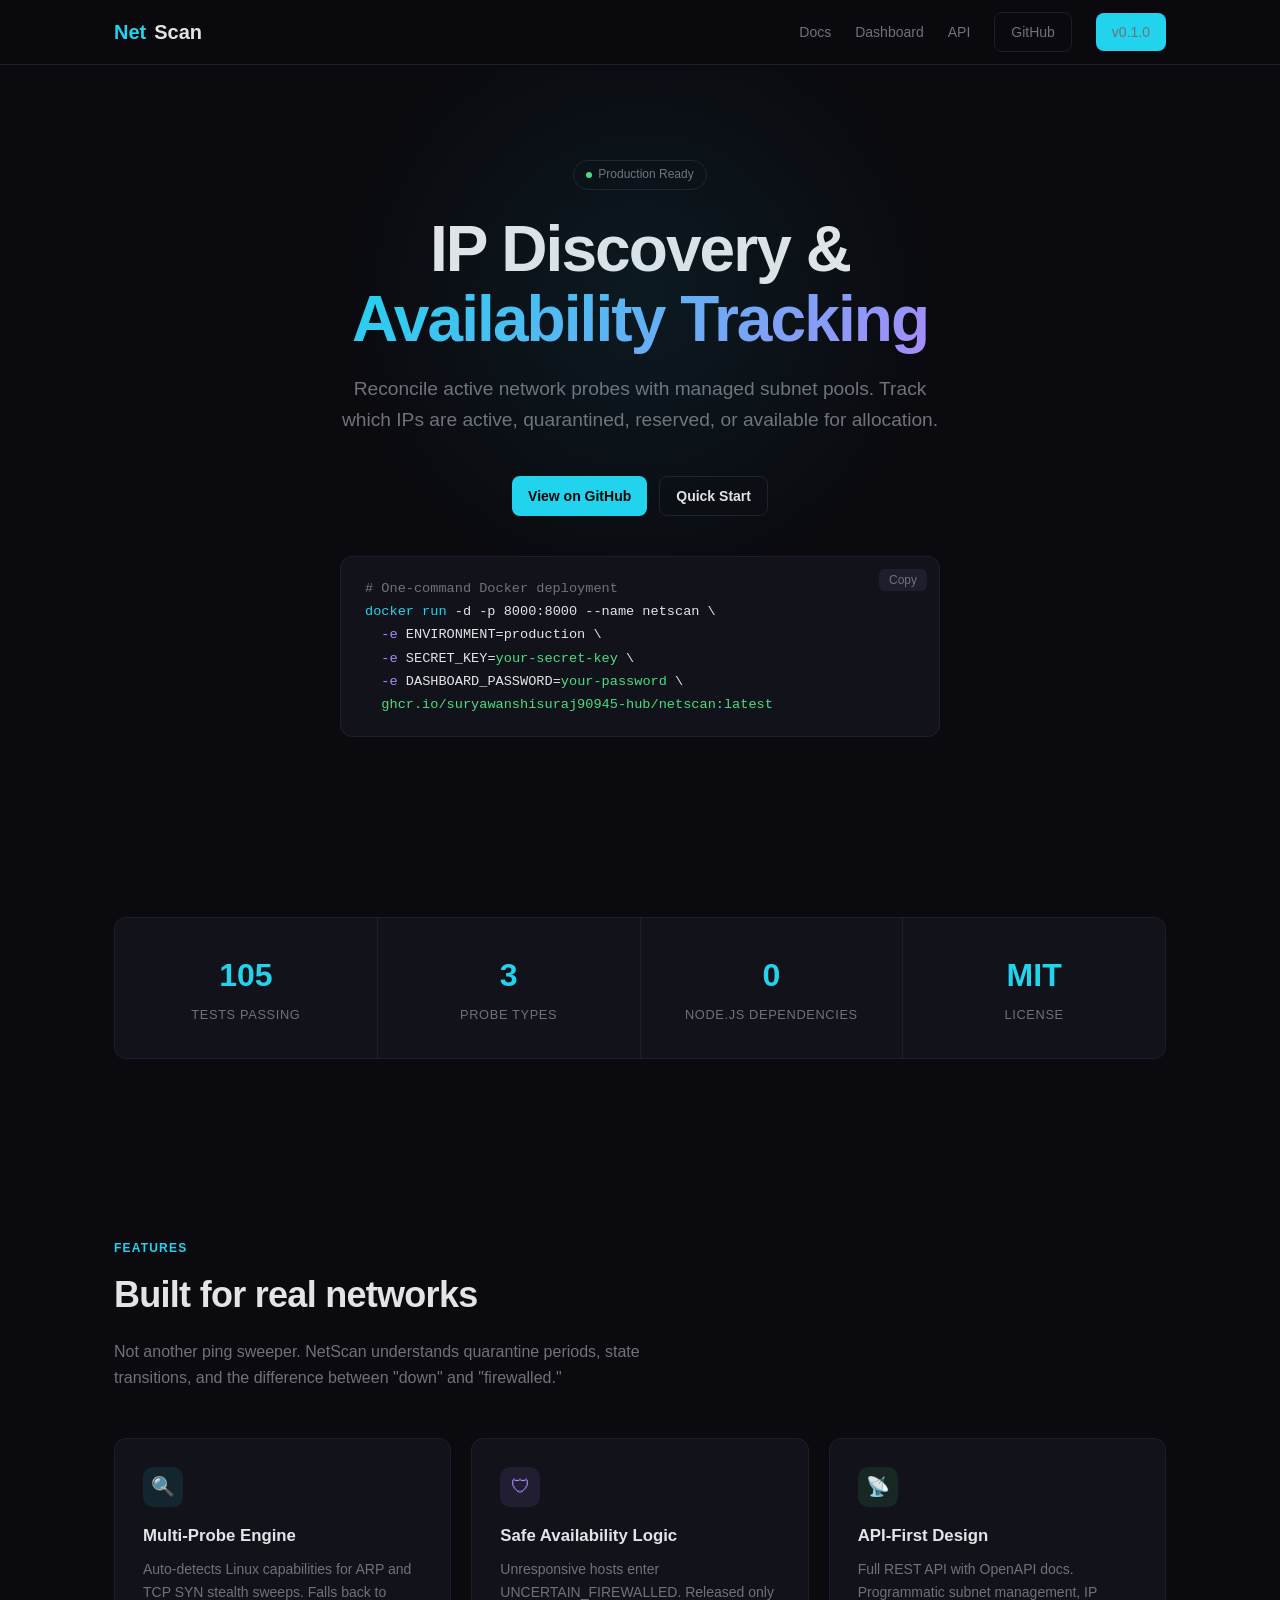
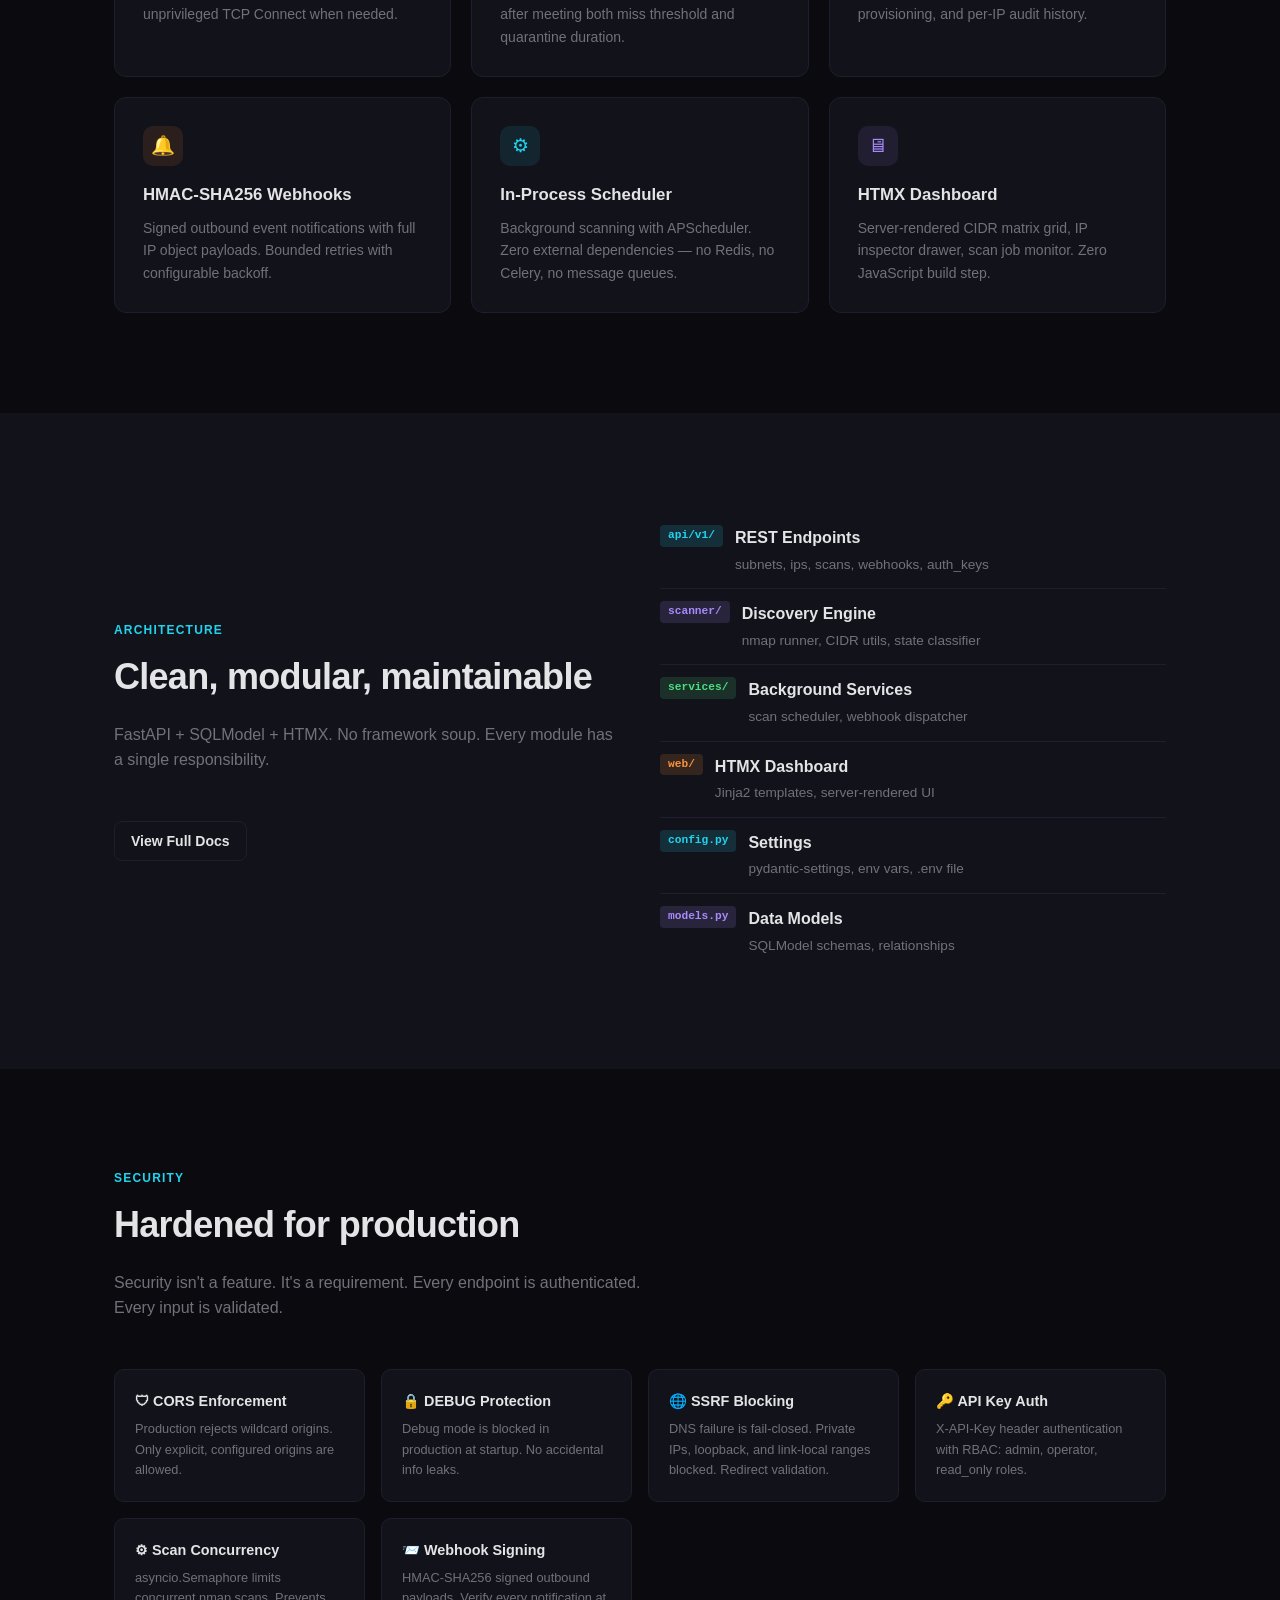
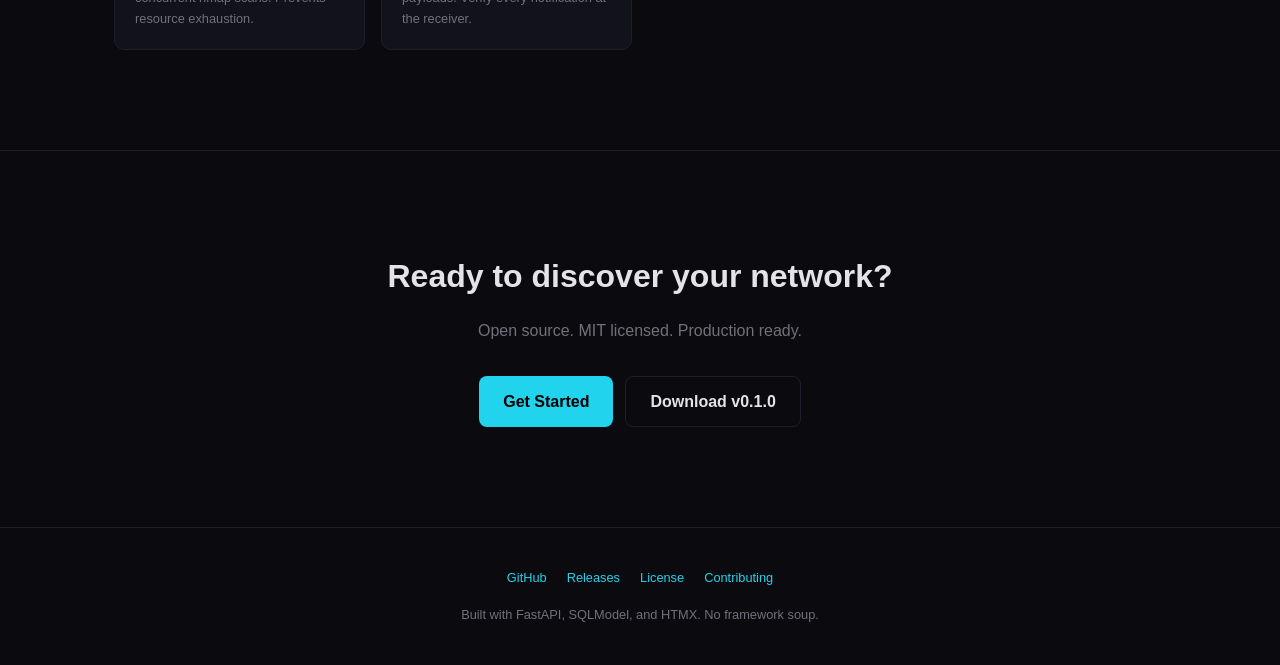
<file: docs/index.html>
<!DOCTYPE html>
<html lang="en">
<head>
    <meta charset="UTF-8">
    <meta name="viewport" content="width=device-width, initial-scale=1.0">
    <title>NetScan — IP Discovery & Availability Tracking</title>
    <meta name="description" content="Production-grade IP discovery and availability tracking platform. Reconcile active network probes with managed subnet pools.">
    <link rel="icon" href="data:image/svg+xml,<svg xmlns='http://www.w3.org/2000/svg' viewBox='0 0 100 100'><text y='.9em' font-size='90'>🔍</text></svg>">
    <link rel="stylesheet" href="style.css">
    <style>
        .hero{padding:160px 0 100px;text-align:center;position:relative}
        .hero::before{content:'';position:absolute;top:0;left:50%;transform:translateX(-50%);width:600px;height:600px;background:radial-gradient(circle,rgba(34,211,238,.08) 0%,transparent 70%);pointer-events:none}
        .badge{display:inline-flex;align-items:center;gap:6px;padding:4px 12px;border:1px solid var(--border);border-radius:999px;font-size:.75rem;color:var(--muted);margin-bottom:24px}
        .badge .dot{width:6px;height:6px;border-radius:50%;background:var(--green);animation:pulse 2s infinite}
        @keyframes pulse{0%,100%{opacity:1}50%{opacity:.4}}
        h1{font-size:clamp(2.5rem,6vw,4rem);font-weight:800;line-height:1.1;margin-bottom:20px;letter-spacing:-.03em}
        h1 .gradient{background:linear-gradient(135deg,var(--accent),var(--accent2));-webkit-background-clip:text;-webkit-text-fill-color:transparent}
        .hero-sub{font-size:1.2rem;color:var(--muted);max-width:600px;margin:0 auto 40px}
        .hero-actions{display:flex;gap:12px;justify-content:center;flex-wrap:wrap}
        .code-block{max-width:600px;margin:40px auto 0;text-align:left;position:relative}
        .copy-btn{position:absolute;top:12px;right:12px;background:var(--border);border:none;color:var(--muted);padding:4px 10px;border-radius:6px;font-size:.75rem;cursor:pointer;transition:all .2s}
        .copy-btn:hover{color:var(--text);background:#2a2a3a}
        .stats{display:grid;grid-template-columns:repeat(4,1fr);gap:1px;background:var(--border);border:1px solid var(--border);border-radius:12px;overflow:hidden;margin:80px 0}
        .stat{background:var(--surface);padding:32px 20px;text-align:center}
        .stat-value{font-size:2rem;font-weight:800;color:var(--accent)}
        .stat-label{font-size:.8rem;color:var(--muted);margin-top:4px;text-transform:uppercase;letter-spacing:.05em}
        .section{padding:100px 0}
        .section-label{font-size:.75rem;text-transform:uppercase;letter-spacing:.1em;color:var(--accent);font-weight:600;margin-bottom:8px}
        .section-title{font-size:2.25rem;font-weight:700;margin-bottom:16px;letter-spacing:-.02em}
        .section-desc{color:var(--muted);max-width:560px;margin-bottom:48px}
        .features{display:grid;grid-template-columns:repeat(auto-fit,minmax(300px,1fr));gap:20px}
        .feature{background:var(--surface);border:1px solid var(--border);border-radius:12px;padding:28px;transition:border-color .2s}
        .feature:hover{border-color:var(--accent)}
        .feature-icon{width:40px;height:40px;border-radius:10px;display:flex;align-items:center;justify-content:center;font-size:1.2rem;margin-bottom:16px}
        .feature-icon.cyan{background:rgba(34,211,238,.1);color:var(--accent)}
        .feature-icon.purple{background:rgba(167,139,250,.1);color:var(--accent2)}
        .feature-icon.green{background:rgba(74,222,128,.1);color:var(--green)}
        .feature-icon.orange{background:rgba(251,146,60,.1);color:var(--orange)}
        .feature h3{font-size:1.05rem;font-weight:600;margin-bottom:8px}
        .feature p{font-size:.875rem;color:var(--muted);line-height:1.6}
        .arch-grid{display:grid;grid-template-columns:1fr 1fr;gap:40px;align-items:center}
        .arch-list{list-style:none}
        .arch-list li{padding:12px 0;border-bottom:1px solid var(--border);display:flex;align-items:flex-start;gap:12px}
        .arch-list li:last-child{border:none}
        .arch-tag{font-size:.7rem;padding:2px 8px;border-radius:4px;font-weight:600;white-space:nowrap;font-family:monospace}
        .arch-tag.api{background:rgba(34,211,238,.15);color:var(--accent)}
        .arch-tag.scanner{background:rgba(167,139,250,.15);color:var(--accent2)}
        .arch-tag.service{background:rgba(74,222,128,.15);color:var(--green)}
        .arch-tag.web{background:rgba(251,146,60,.15);color:var(--orange)}
        .security-grid{display:grid;grid-template-columns:repeat(auto-fit,minmax(240px,1fr));gap:16px}
        .security-card{background:var(--surface);border:1px solid var(--border);border-radius:10px;padding:20px}
        .security-card h4{font-size:.9rem;font-weight:600;margin-bottom:6px;display:flex;align-items:center;gap:8px}
        .security-card p{font-size:.8rem;color:var(--muted)}
        .cta{text-align:center;padding:100px 0;border-top:1px solid var(--border)}
        .cta h2{font-size:2rem;font-weight:700;margin-bottom:16px}
        .cta p{color:var(--muted);margin-bottom:32px}
        footer{border-top:1px solid var(--border);padding:40px 0;text-align:center;color:var(--muted);font-size:.8rem}
        footer .links{display:flex;gap:20px;justify-content:center;margin-bottom:16px}
        @media(max-width:768px){.stats{grid-template-columns:repeat(2,1fr)}.arch-grid{grid-template-columns:1fr}.nav-links a:not(.btn){display:none}}
    </style>
</head>
<body>

<nav>
    <div class="container">
        <div class="logo"><span>Net</span>Scan</div>
        <div class="nav-links">
            <a href="docs.html">Docs</a>
            <a href="dashboard.html">Dashboard</a>
            <a href="api.html">API</a>
            <a href="https://github.com/suryawanshisuraj90945-hub/netscan" class="btn btn-outline" target="_blank">GitHub</a>
            <a href="https://github.com/suryawanshisuraj90945-hub/netscan/releases" class="btn btn-primary" target="_blank">v0.1.0</a>
        </div>
    </div>
</nav>

<section class="hero">
    <div class="container">
        <div class="badge"><span class="dot"></span> Production Ready</div>
        <h1>IP Discovery &<br><span class="gradient">Availability Tracking</span></h1>
        <p class="hero-sub">Reconcile active network probes with managed subnet pools. Track which IPs are active, quarantined, reserved, or available for allocation.</p>
        <div class="hero-actions">
            <a href="https://github.com/suryawanshisuraj90945-hub/netscan" class="btn btn-primary" target="_blank">View on GitHub</a>
            <a href="https://github.com/suryawanshisuraj90945-hub/netscan#quickstart" class="btn btn-outline" target="_blank">Quick Start</a>
        </div>
        <div class="code-block">
            <button class="copy-btn" onclick="navigator.clipboard.writeText(this.dataset.cmd)">Copy</button>
            <span class="comment"># One-command Docker deployment</span><br>
            <span class="cmd">docker run</span> -d -p 8000:8000 --name netscan \<br>
            &nbsp;&nbsp;<span class="flag">-e</span> ENVIRONMENT=production \<br>
            &nbsp;&nbsp;<span class="flag">-e</span> SECRET_KEY=<span class="str">your-secret-key</span> \<br>
            &nbsp;&nbsp;<span class="flag">-e</span> DASHBOARD_PASSWORD=<span class="str">your-password</span> \<br>
            &nbsp;&nbsp;<span class="str">ghcr.io/suryawanshisuraj90945-hub/netscan:latest</span>
        </div>
    </div>
</section>

<section class="container">
    <div class="stats">
        <div class="stat"><div class="stat-value">105</div><div class="stat-label">Tests Passing</div></div>
        <div class="stat"><div class="stat-value">3</div><div class="stat-label">Probe Types</div></div>
        <div class="stat"><div class="stat-value">0</div><div class="stat-label">Node.js Dependencies</div></div>
        <div class="stat"><div class="stat-value">MIT</div><div class="stat-label">License</div></div>
    </div>
</section>

<section class="section" id="features">
    <div class="container">
        <div class="section-label">Features</div>
        <h2 class="section-title">Built for real networks</h2>
        <p class="section-desc">Not another ping sweeper. NetScan understands quarantine periods, state transitions, and the difference between "down" and "firewalled."</p>
        <div class="features">
            <div class="feature">
                <div class="feature-icon cyan">&#x1f50d;</div>
                <h3>Multi-Probe Engine</h3>
                <p>Auto-detects Linux capabilities for ARP and TCP SYN stealth sweeps. Falls back to unprivileged TCP Connect when needed.</p>
            </div>
            <div class="feature">
                <div class="feature-icon purple">&#x1f6e1;</div>
                <h3>Safe Availability Logic</h3>
                <p>Unresponsive hosts enter UNCERTAIN_FIREWALLED. Released only after meeting both miss threshold and quarantine duration.</p>
            </div>
            <div class="feature">
                <div class="feature-icon green">&#x1f4e1;</div>
                <h3>API-First Design</h3>
                <p>Full REST API with OpenAPI docs. Programmatic subnet management, IP provisioning, and per-IP audit history.</p>
            </div>
            <div class="feature">
                <div class="feature-icon orange">&#x1f514;</div>
                <h3>HMAC-SHA256 Webhooks</h3>
                <p>Signed outbound event notifications with full IP object payloads. Bounded retries with configurable backoff.</p>
            </div>
            <div class="feature">
                <div class="feature-icon cyan">&#x2699;</div>
                <h3>In-Process Scheduler</h3>
                <p>Background scanning with APScheduler. Zero external dependencies &mdash; no Redis, no Celery, no message queues.</p>
            </div>
            <div class="feature">
                <div class="feature-icon purple">&#x1f5a5;</div>
                <h3>HTMX Dashboard</h3>
                <p>Server-rendered CIDR matrix grid, IP inspector drawer, scan job monitor. Zero JavaScript build step.</p>
            </div>
        </div>
    </div>
</section>

<section class="section" id="architecture" style="background:var(--surface)">
    <div class="container">
        <div class="arch-grid">
            <div>
                <div class="section-label">Architecture</div>
                <h2 class="section-title">Clean, modular, maintainable</h2>
                <p class="section-desc">FastAPI + SQLModel + HTMX. No framework soup. Every module has a single responsibility.</p>
                <a href="https://github.com/suryawanshisuraj90945-hub/netscan#architecture" class="btn btn-outline" target="_blank">View Full Docs</a>
            </div>
            <ul class="arch-list">
                <li><span class="arch-tag api">api/v1/</span><div><strong>REST Endpoints</strong><br><span style="color:var(--muted);font-size:.85rem">subnets, ips, scans, webhooks, auth_keys</span></div></li>
                <li><span class="arch-tag scanner">scanner/</span><div><strong>Discovery Engine</strong><br><span style="color:var(--muted);font-size:.85rem">nmap runner, CIDR utils, state classifier</span></div></li>
                <li><span class="arch-tag service">services/</span><div><strong>Background Services</strong><br><span style="color:var(--muted);font-size:.85rem">scan scheduler, webhook dispatcher</span></div></li>
                <li><span class="arch-tag web">web/</span><div><strong>HTMX Dashboard</strong><br><span style="color:var(--muted);font-size:.85rem">Jinja2 templates, server-rendered UI</span></div></li>
                <li><span class="arch-tag api">config.py</span><div><strong>Settings</strong><br><span style="color:var(--muted);font-size:.85rem">pydantic-settings, env vars, .env file</span></div></li>
                <li><span class="arch-tag scanner">models.py</span><div><strong>Data Models</strong><br><span style="color:var(--muted);font-size:.85rem">SQLModel schemas, relationships</span></div></li>
            </ul>
        </div>
    </div>
</section>

<section class="section" id="security">
    <div class="container">
        <div class="section-label">Security</div>
        <h2 class="section-title">Hardened for production</h2>
        <p class="section-desc">Security isn't a feature. It's a requirement. Every endpoint is authenticated. Every input is validated.</p>
        <div class="security-grid">
            <div class="security-card">
                <h4>&#x1f6e1; CORS Enforcement</h4>
                <p>Production rejects wildcard origins. Only explicit, configured origins are allowed.</p>
            </div>
            <div class="security-card">
                <h4>&#x1f512; DEBUG Protection</h4>
                <p>Debug mode is blocked in production at startup. No accidental info leaks.</p>
            </div>
            <div class="security-card">
                <h4>&#x1f310; SSRF Blocking</h4>
                <p>DNS failure is fail-closed. Private IPs, loopback, and link-local ranges blocked. Redirect validation.</p>
            </div>
            <div class="security-card">
                <h4>&#x1f511; API Key Auth</h4>
                <p>X-API-Key header authentication with RBAC: admin, operator, read_only roles.</p>
            </div>
            <div class="security-card">
                <h4>&#x2699; Scan Concurrency</h4>
                <p>asyncio.Semaphore limits concurrent nmap scans. Prevents resource exhaustion.</p>
            </div>
            <div class="security-card">
                <h4>&#x1f4e8; Webhook Signing</h4>
                <p>HMAC-SHA256 signed outbound payloads. Verify every notification at the receiver.</p>
            </div>
        </div>
    </div>
</section>

<section class="cta">
    <div class="container">
        <h2>Ready to discover your network?</h2>
        <p>Open source. MIT licensed. Production ready.</p>
        <div style="display:flex;gap:12px;justify-content:center;flex-wrap:wrap">
            <a href="https://github.com/suryawanshisuraj90945-hub/netscan" class="btn btn-primary" target="_blank" style="padding:12px 24px;font-size:1rem">Get Started</a>
            <a href="https://github.com/suryawanshisuraj90945-hub/netscan/releases" class="btn btn-outline" target="_blank" style="padding:12px 24px;font-size:1rem">Download v0.1.0</a>
        </div>
    </div>
</section>

<footer>
    <div class="container">
        <div class="links">
            <a href="https://github.com/suryawanshisuraj90945-hub/netscan" target="_blank">GitHub</a>
            <a href="https://github.com/suryawanshisuraj90945-hub/netscan/releases" target="_blank">Releases</a>
            <a href="https://github.com/suryawanshisuraj90945-hub/netscan/blob/main/LICENSE" target="_blank">License</a>
            <a href="https://github.com/suryawanshisuraj90945-hub/netscan/blob/main/CONTRIBUTING.md" target="_blank">Contributing</a>
        </div>
        <p>Built with FastAPI, SQLModel, and HTMX. No framework soup.</p>
    </div>
</footer>

<script>
document.querySelectorAll('.copy-btn').forEach(btn => {
    const block = btn.closest('.code-block');
    const text = block.textContent.replace('Copy', '').trim();
    btn.dataset.cmd = text;
});
</script>

</body>
</html>
</file>
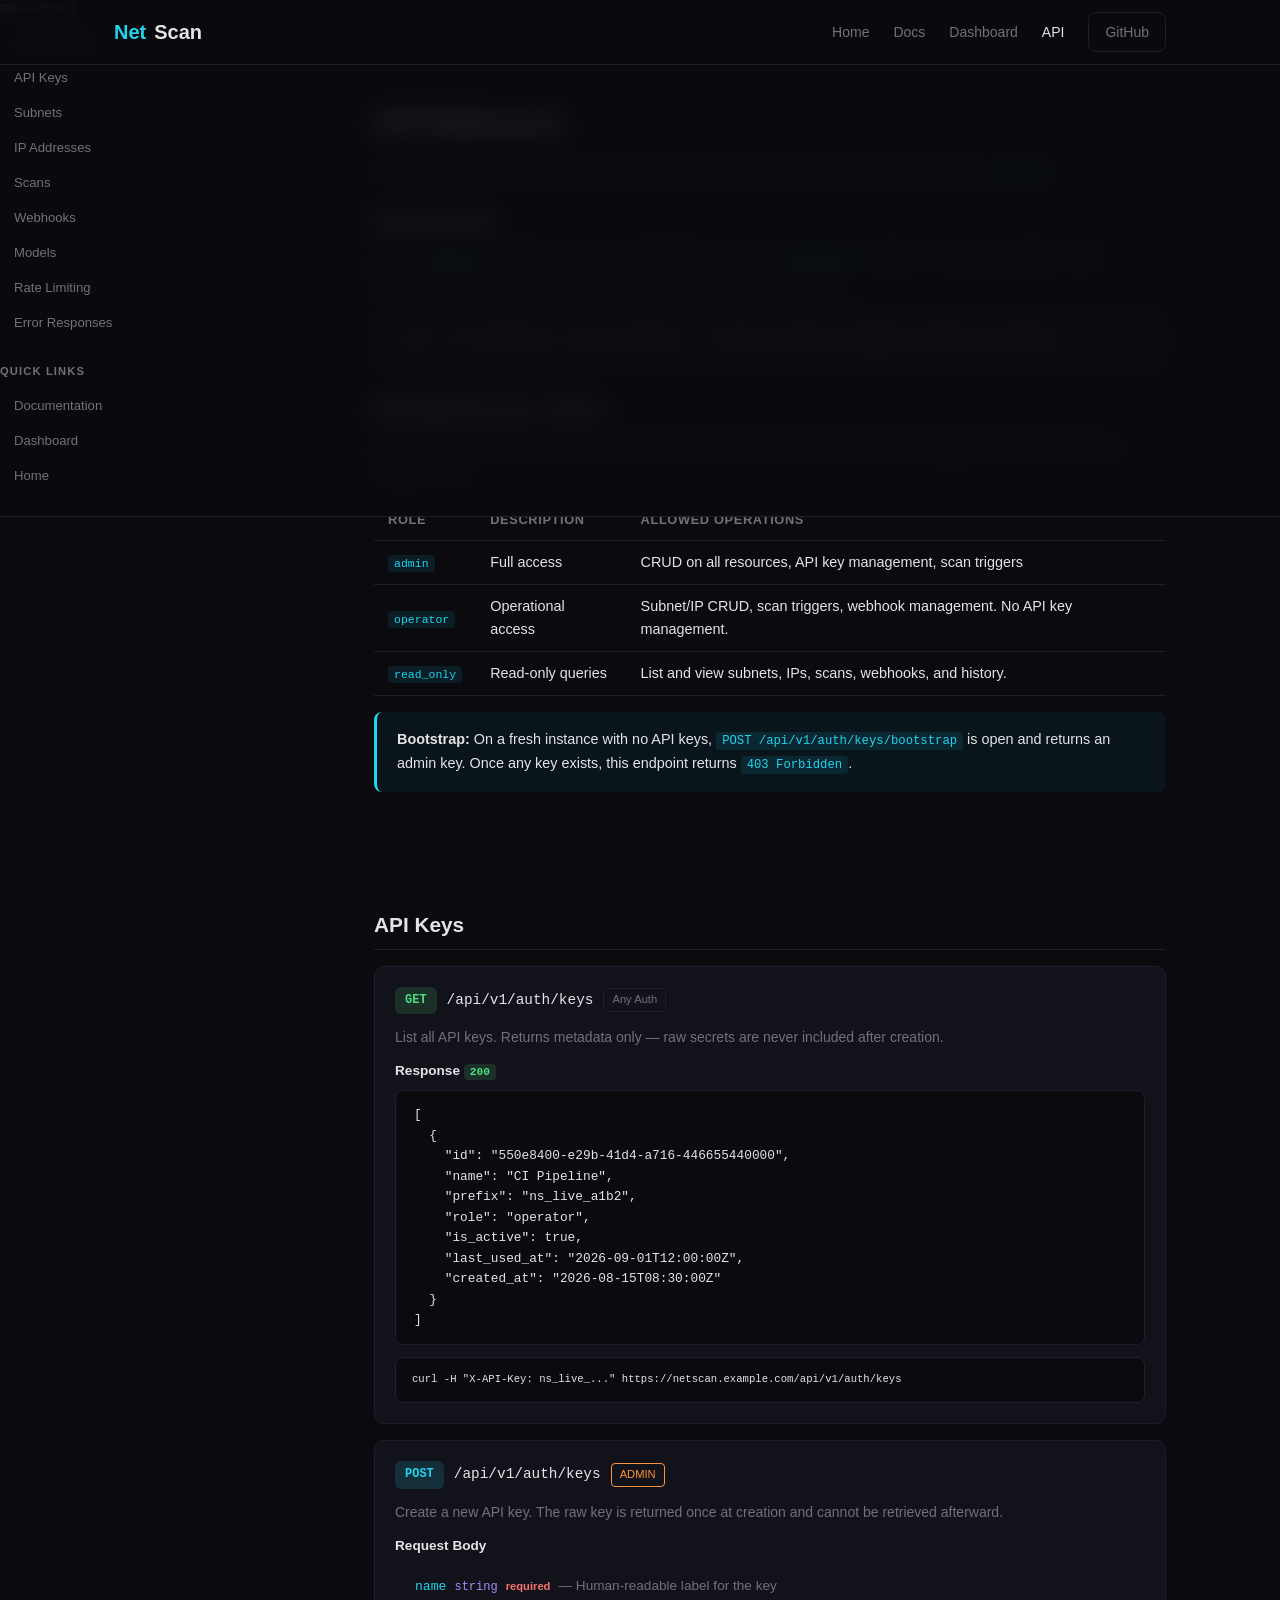
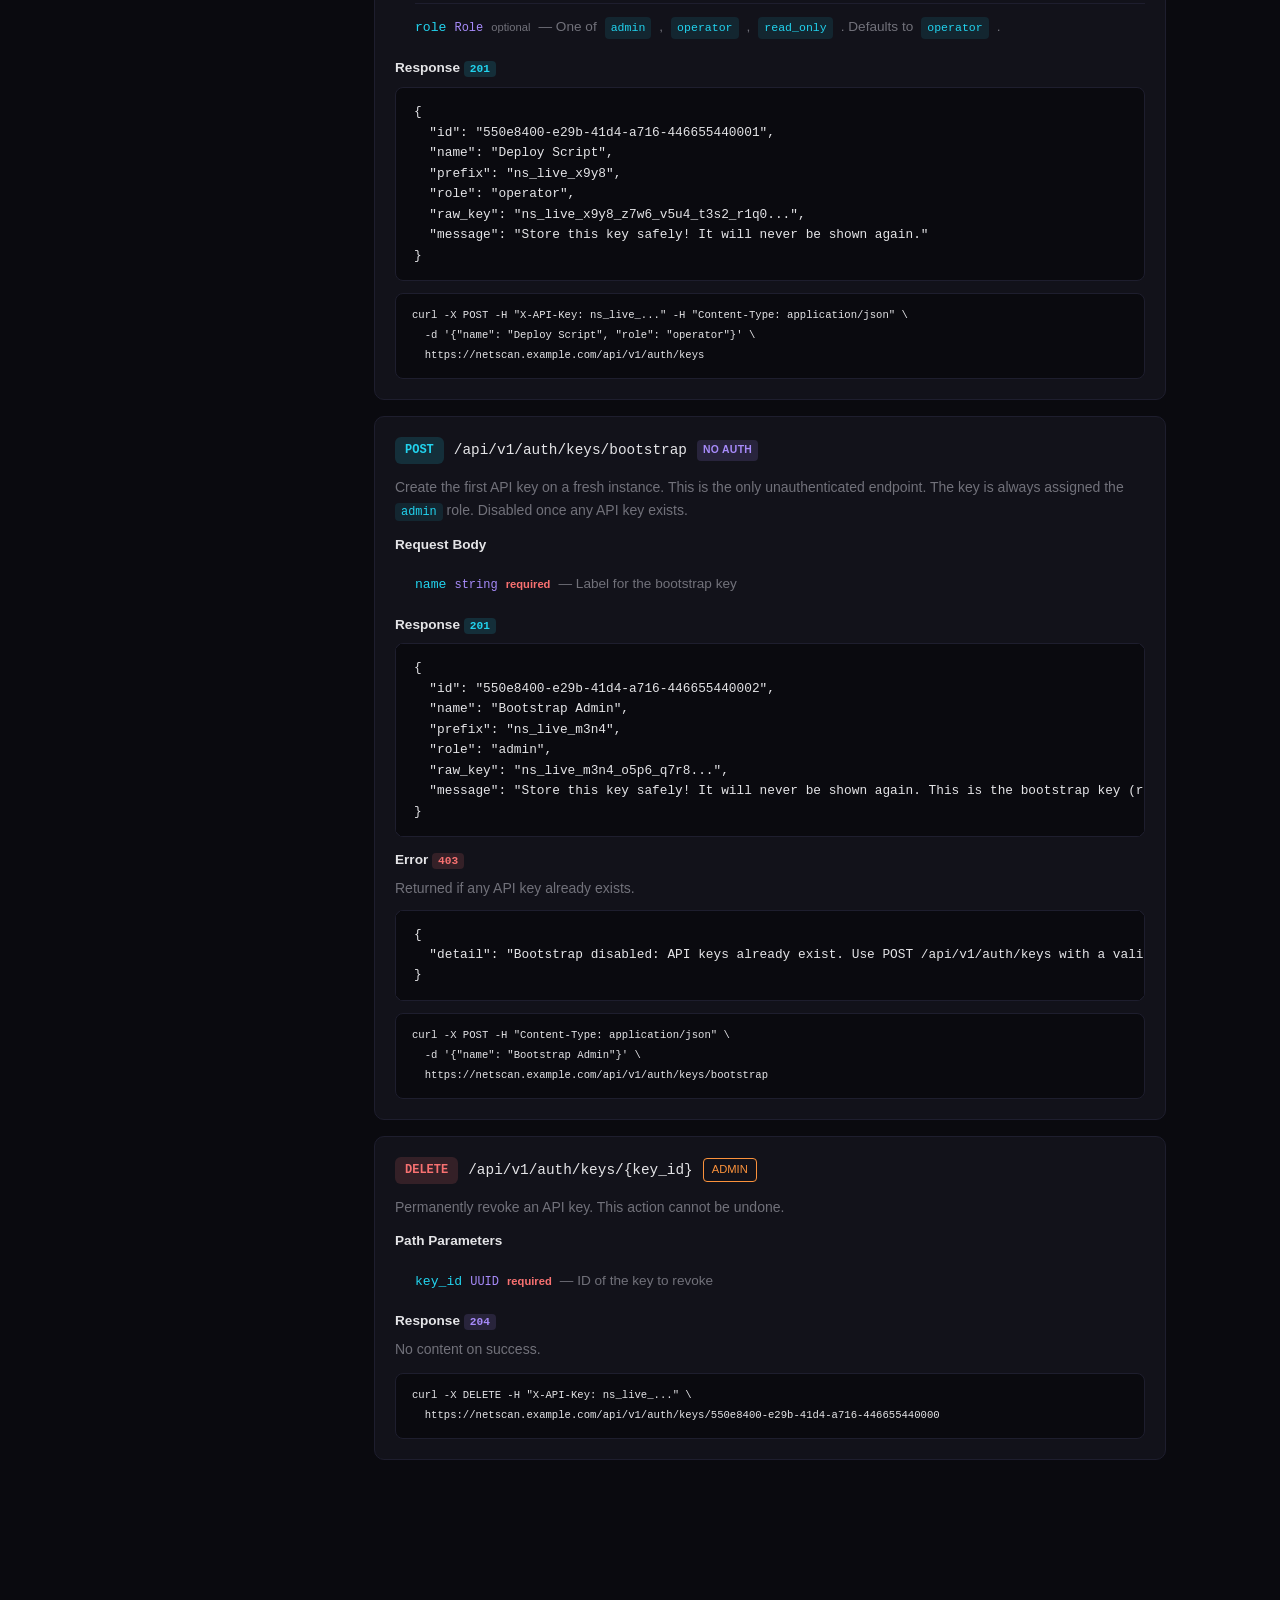
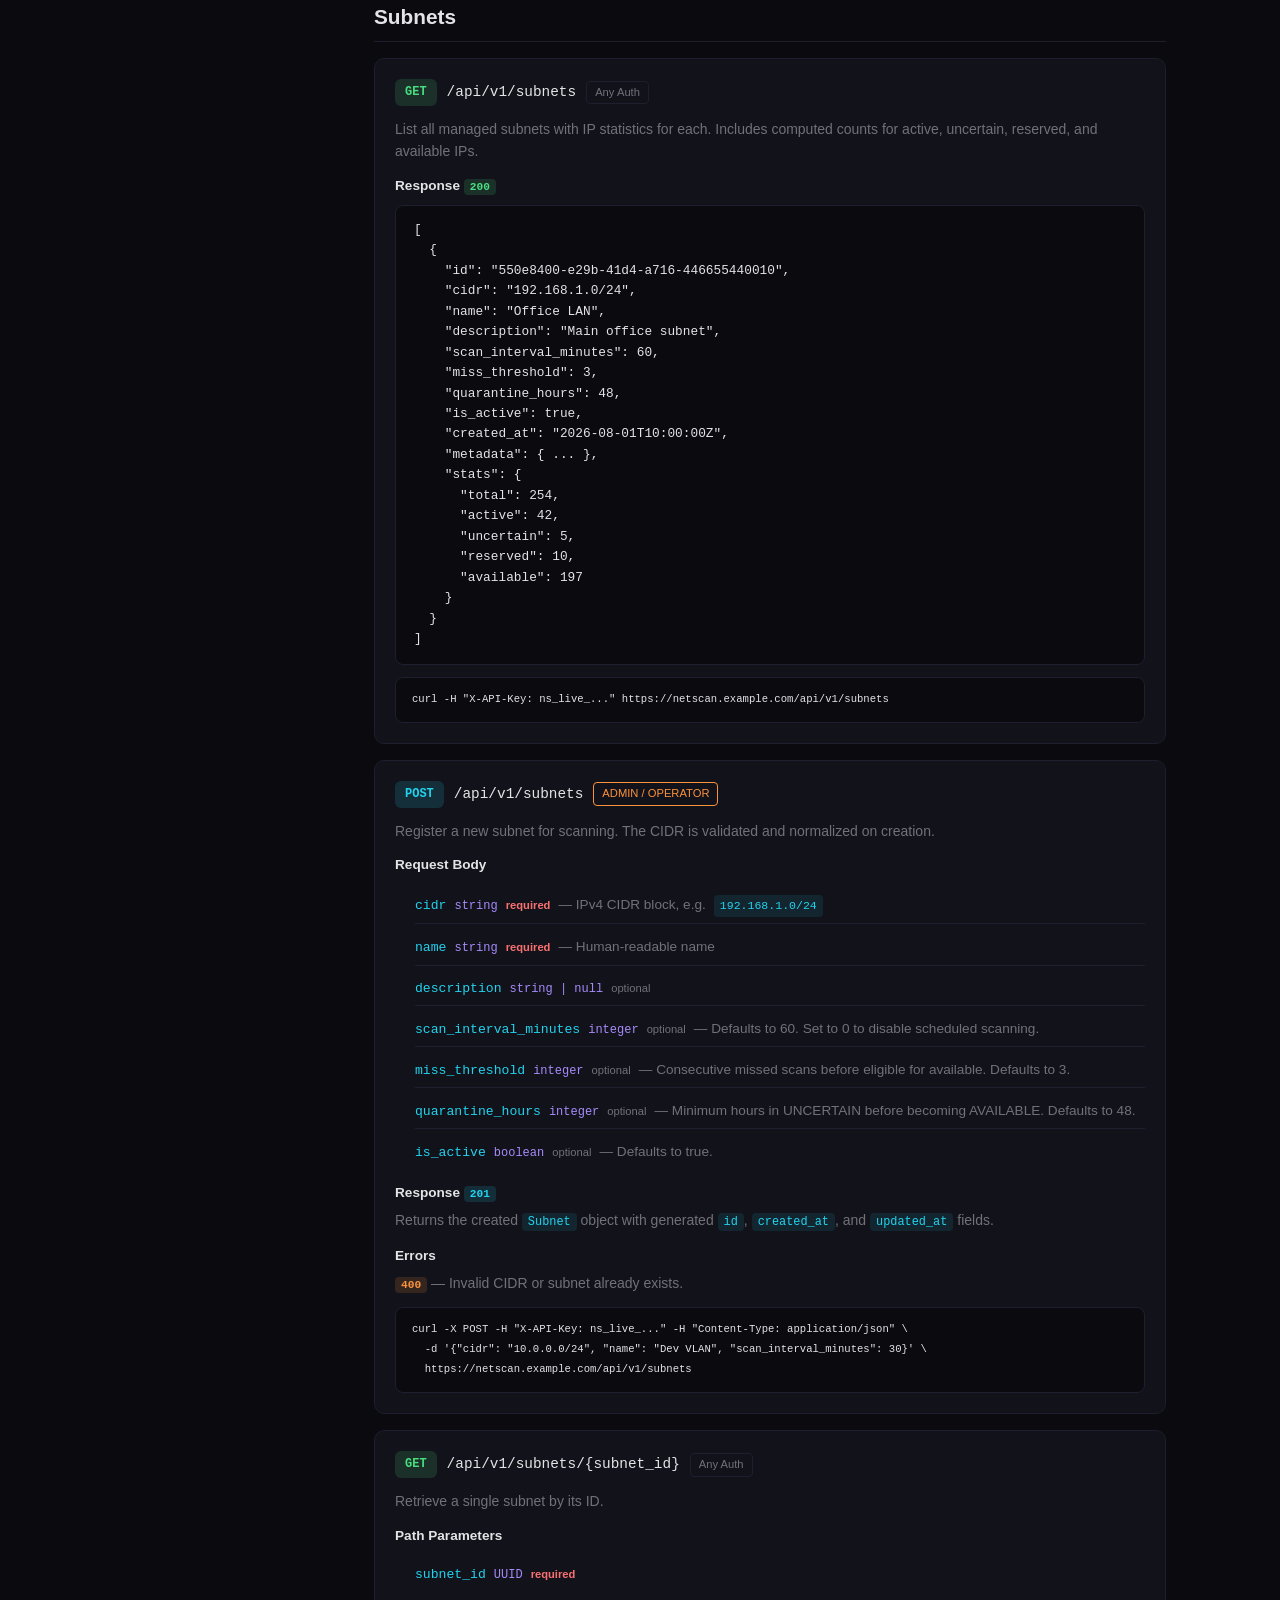
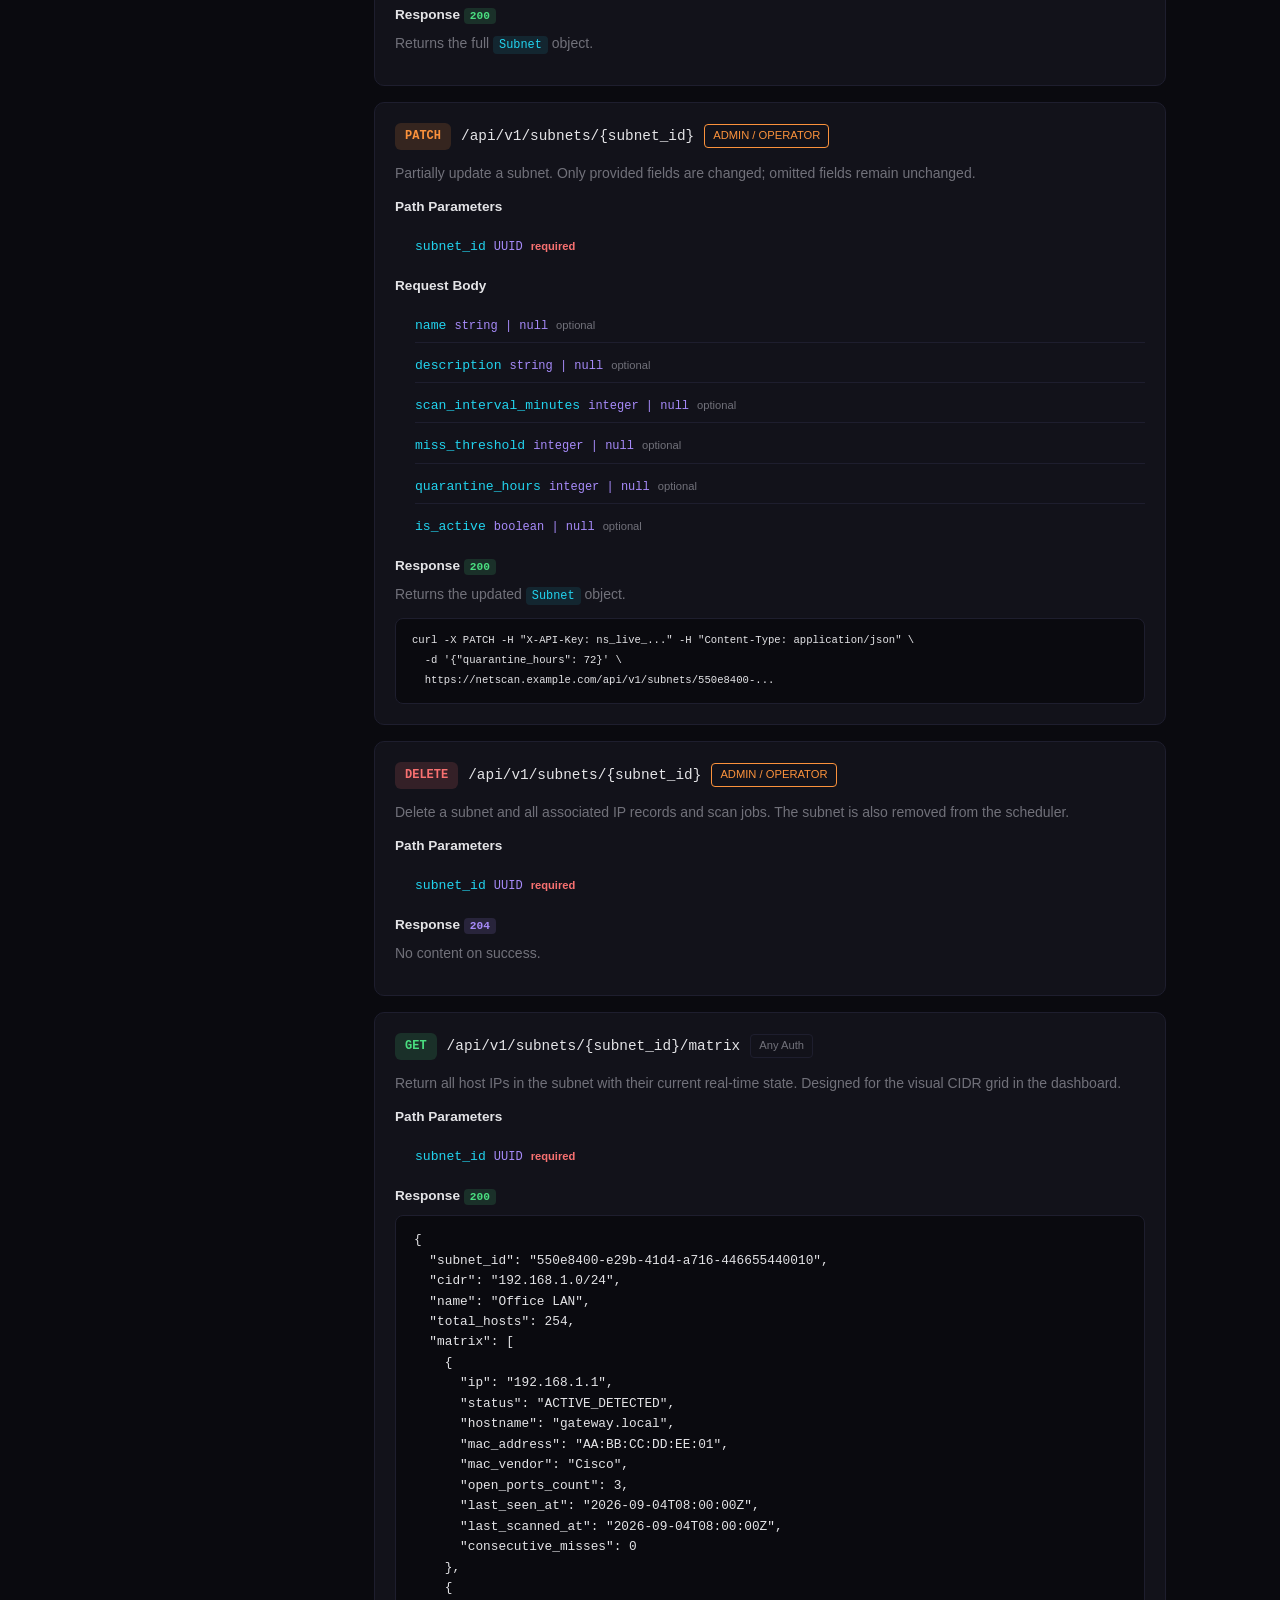
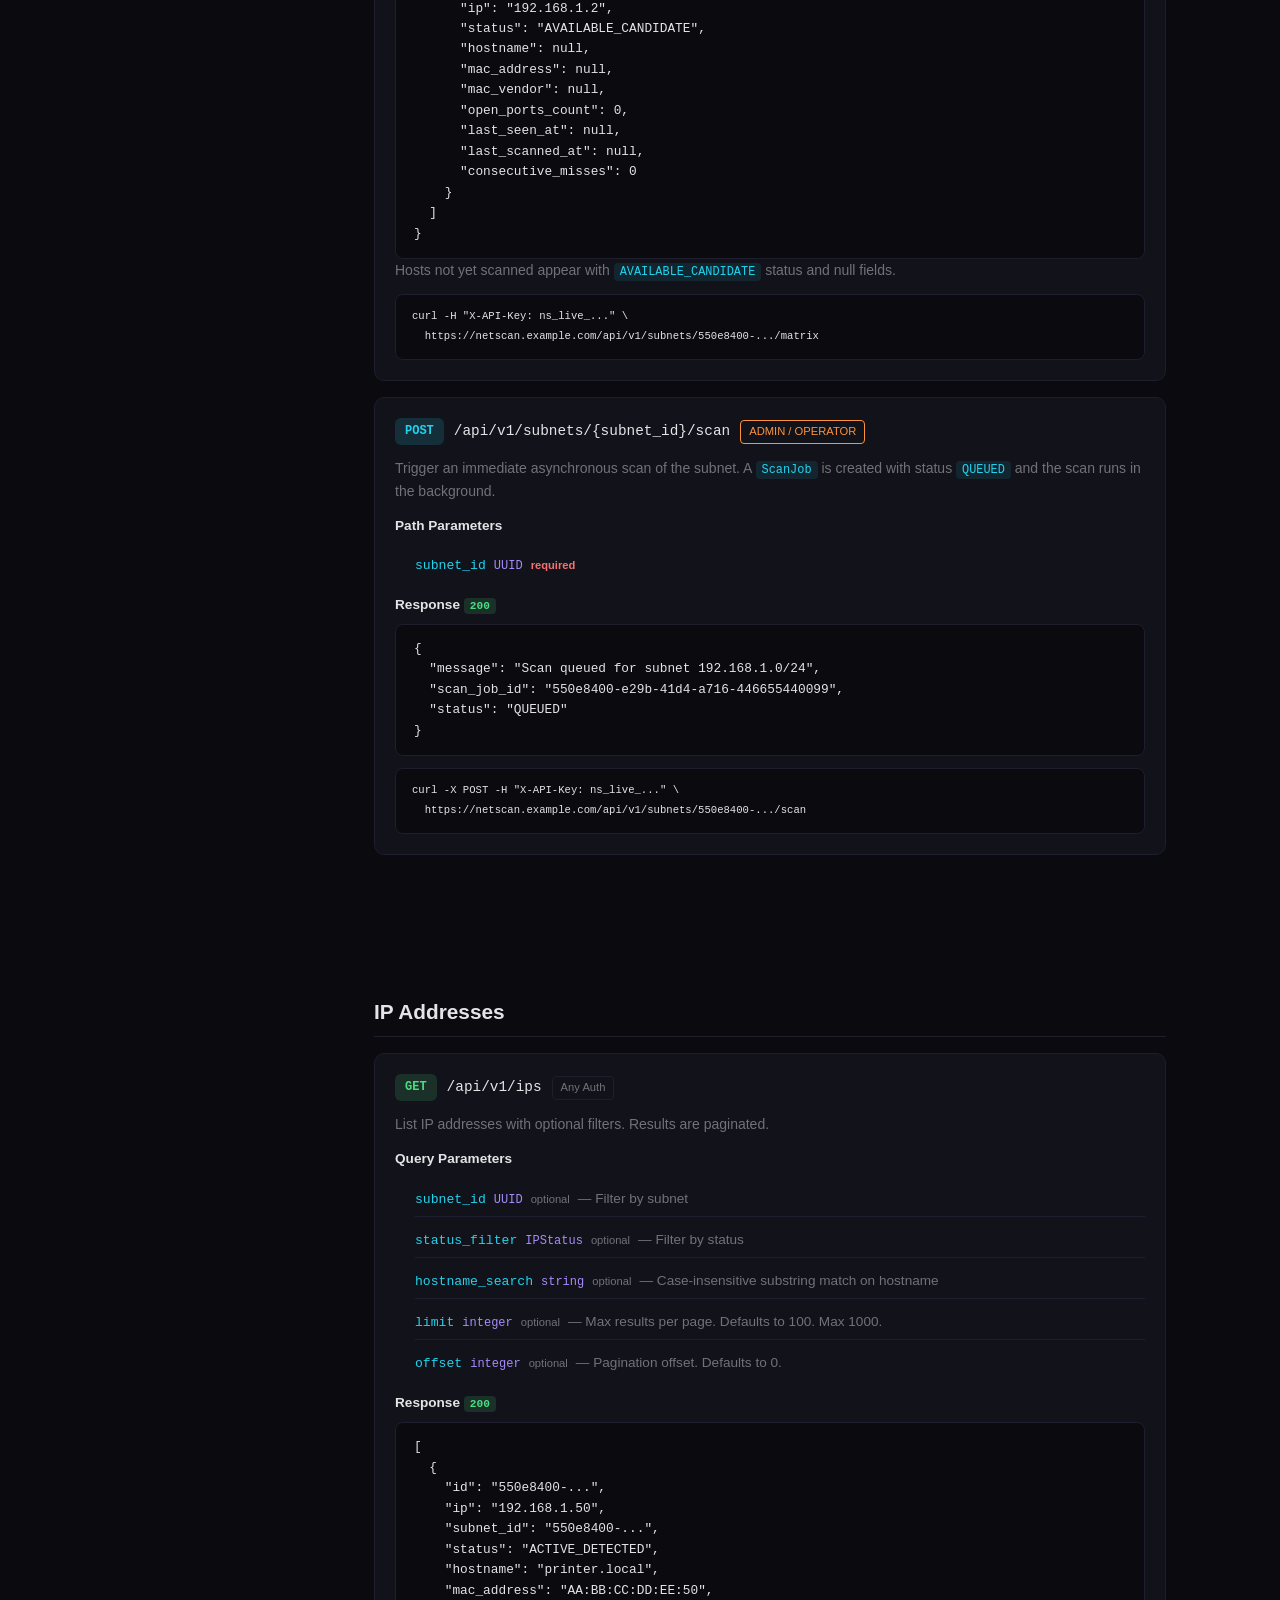
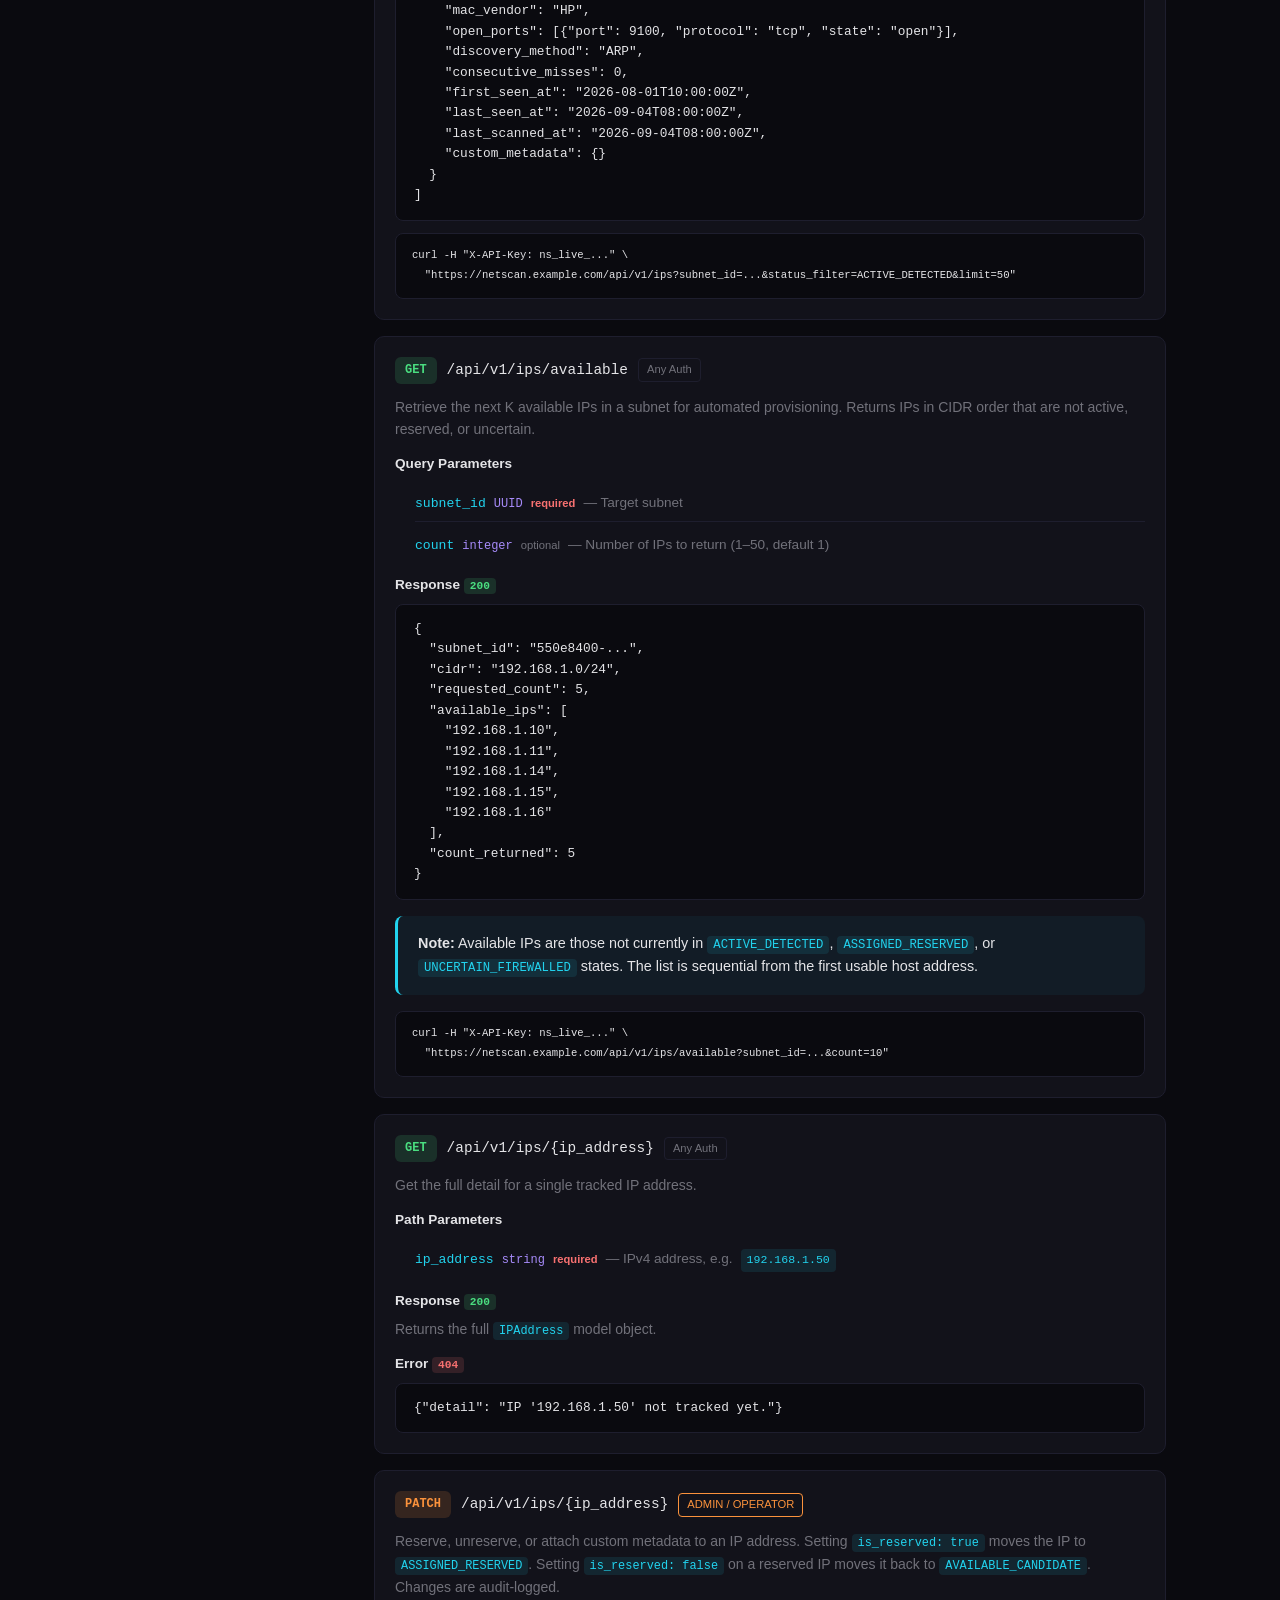
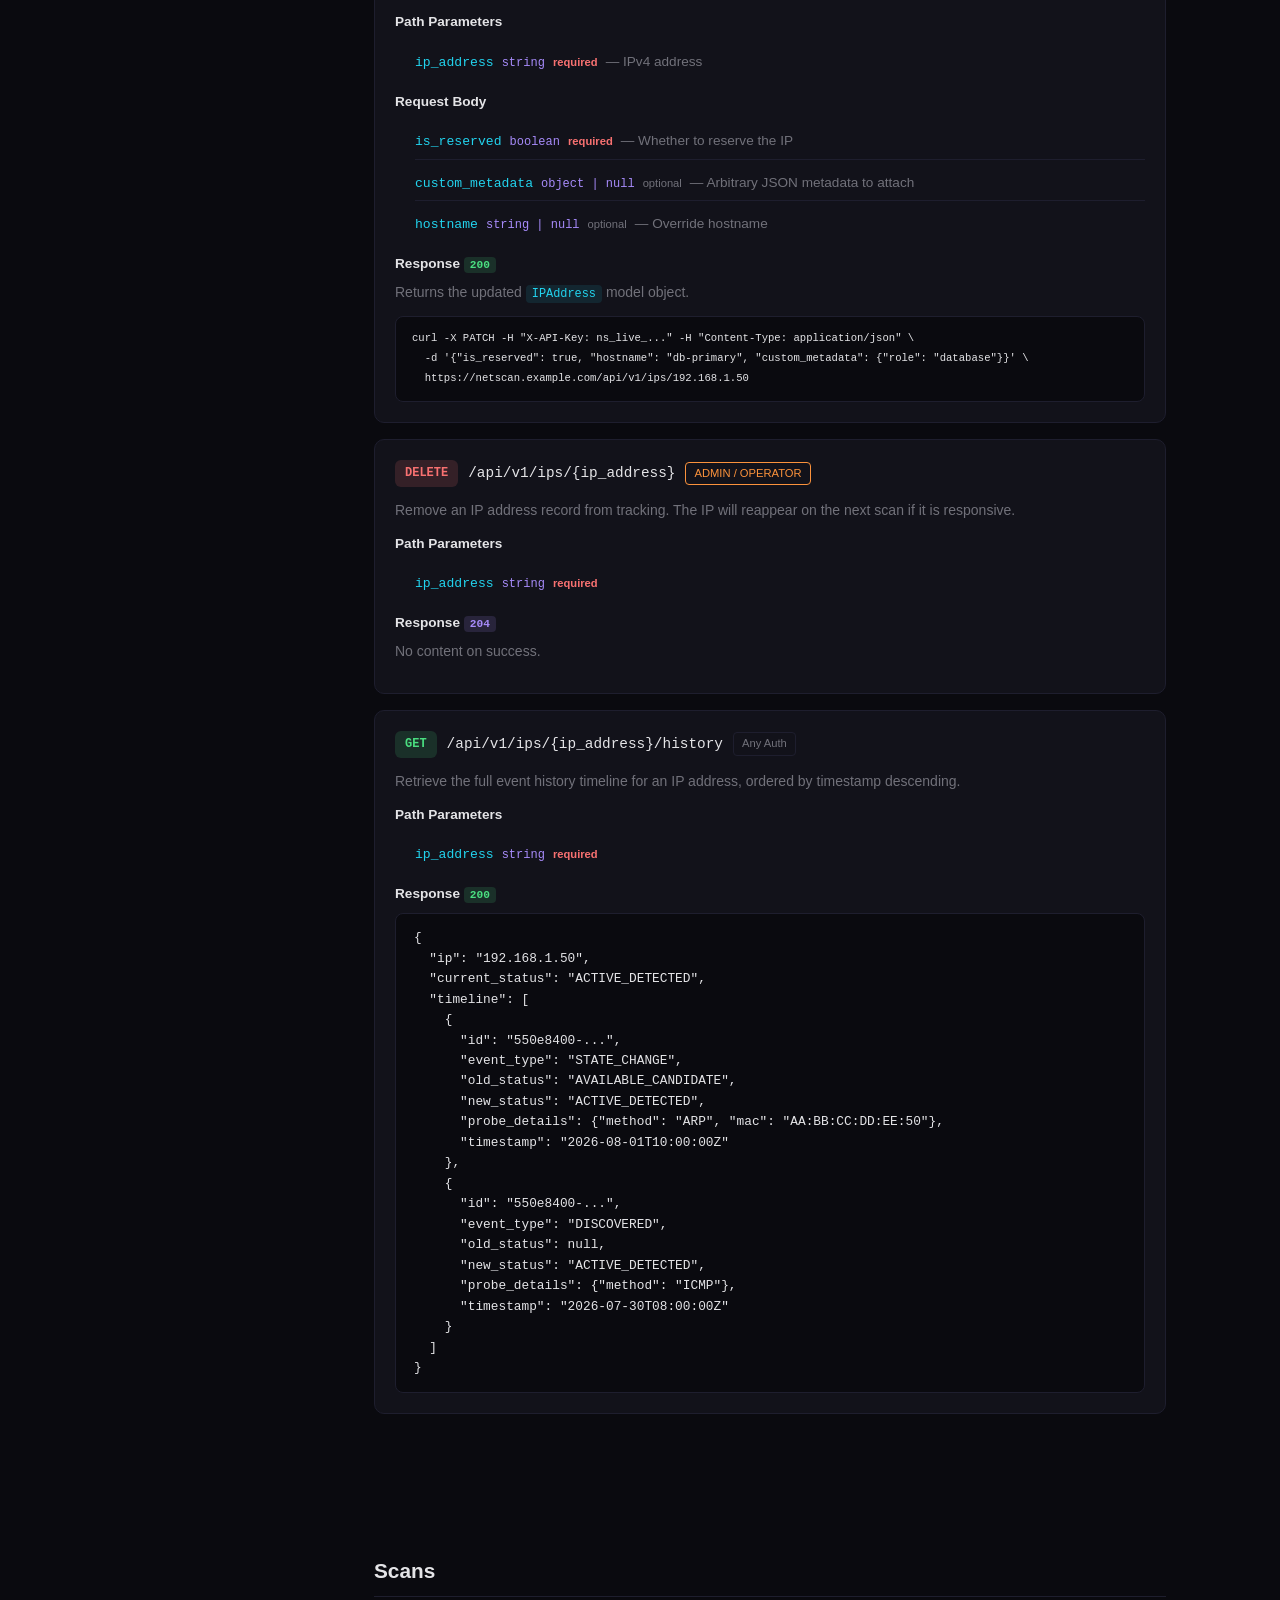
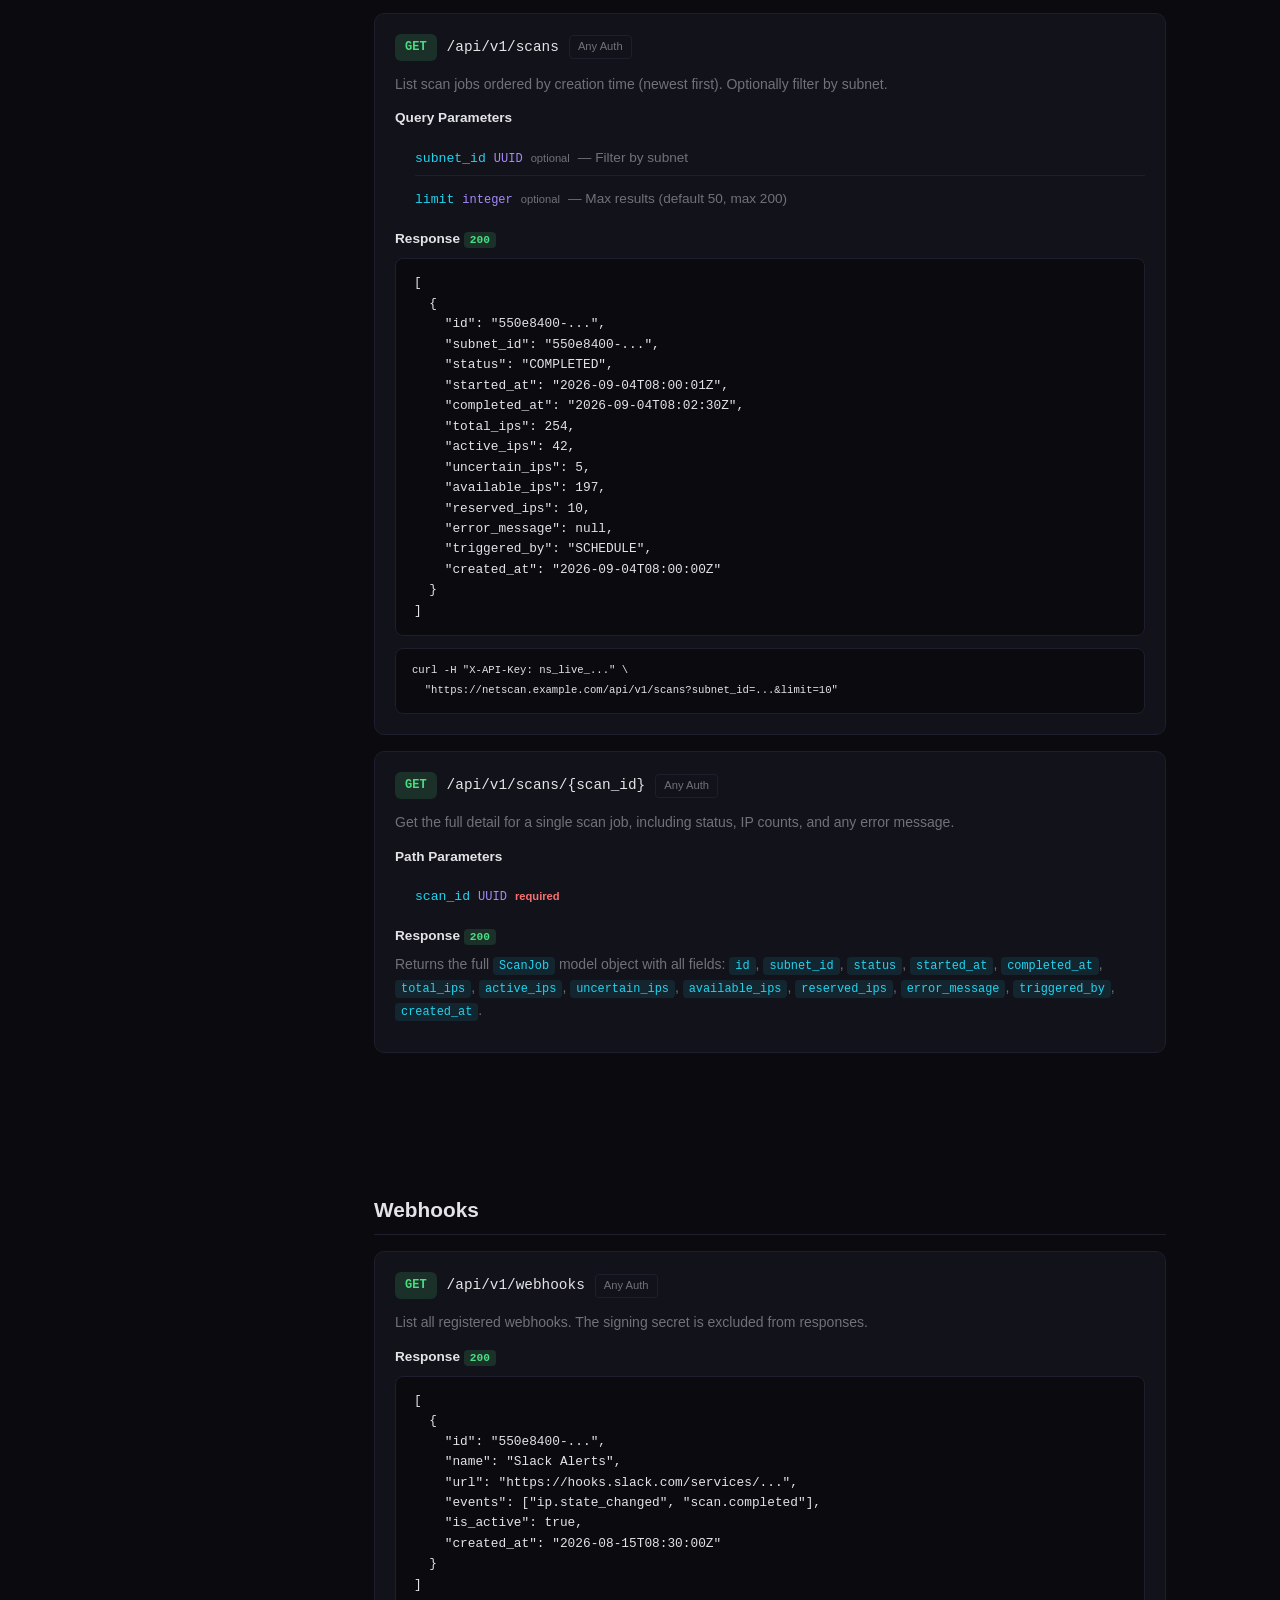
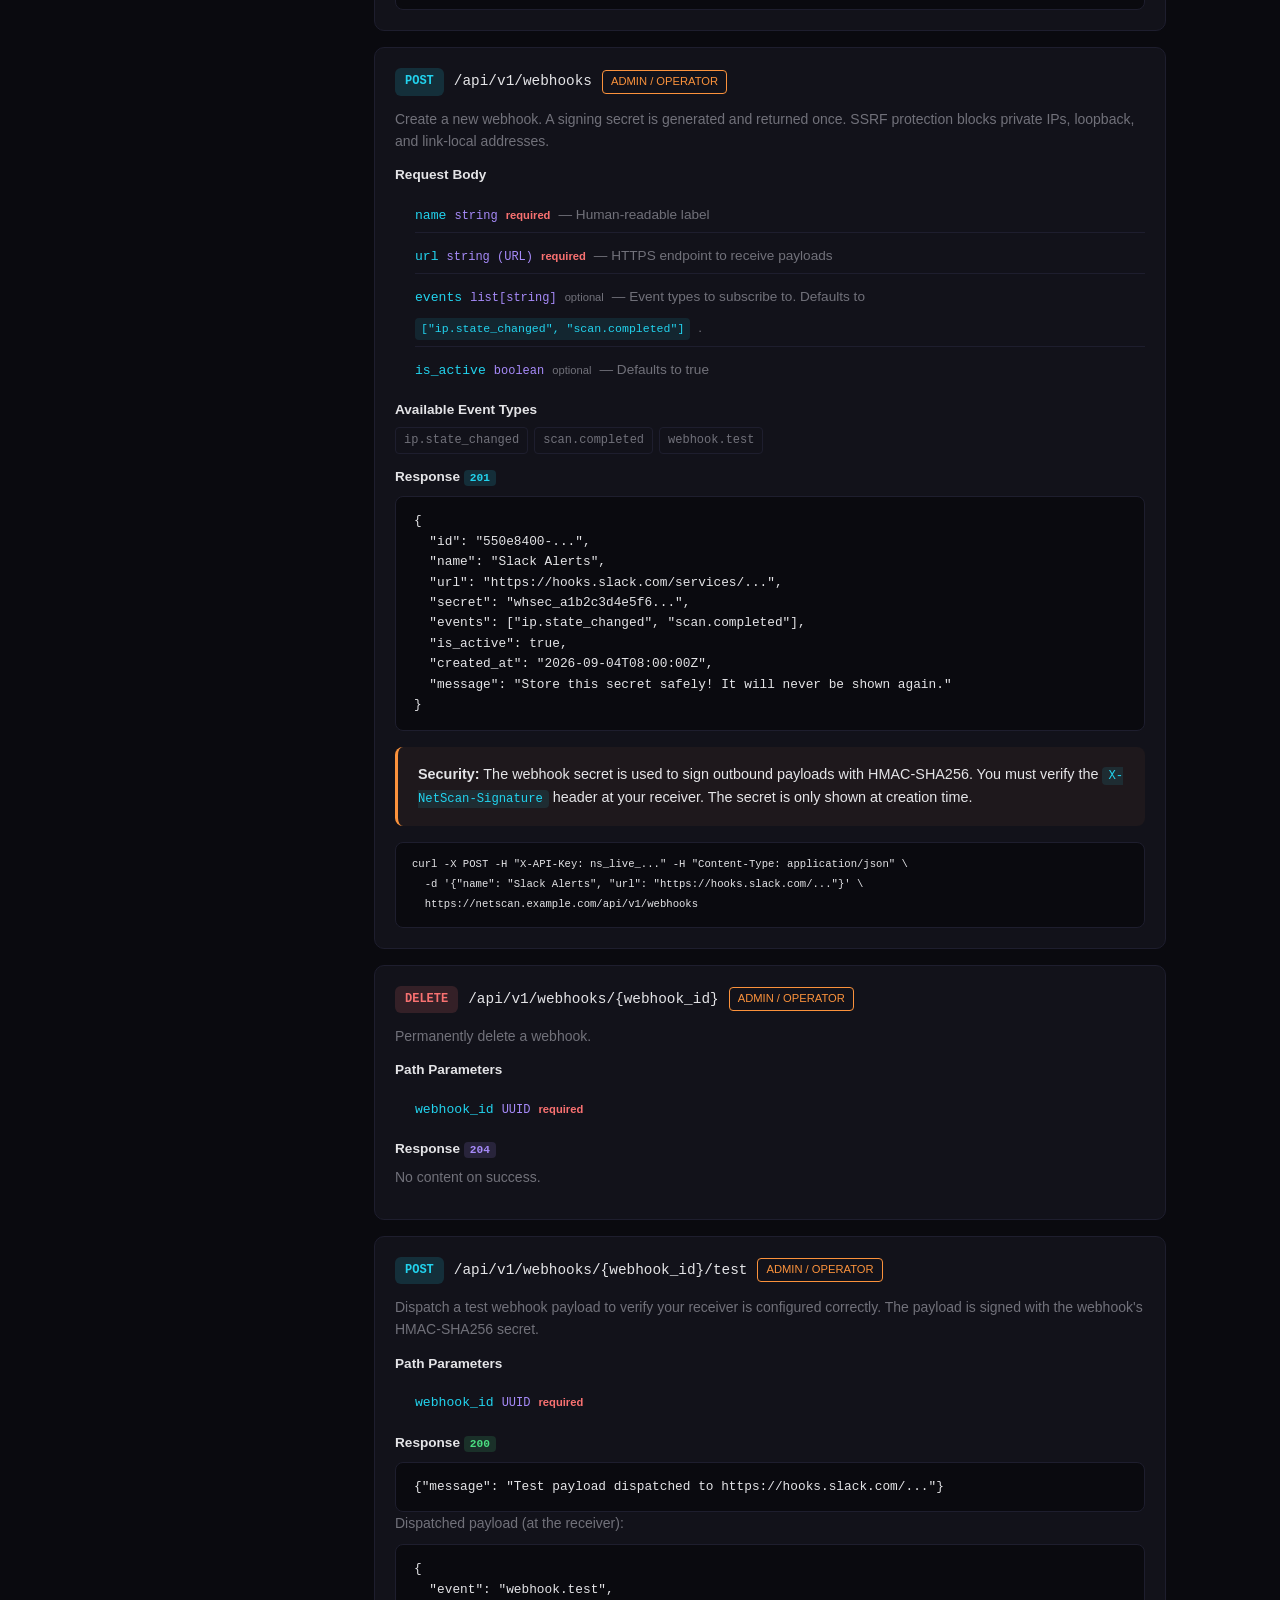
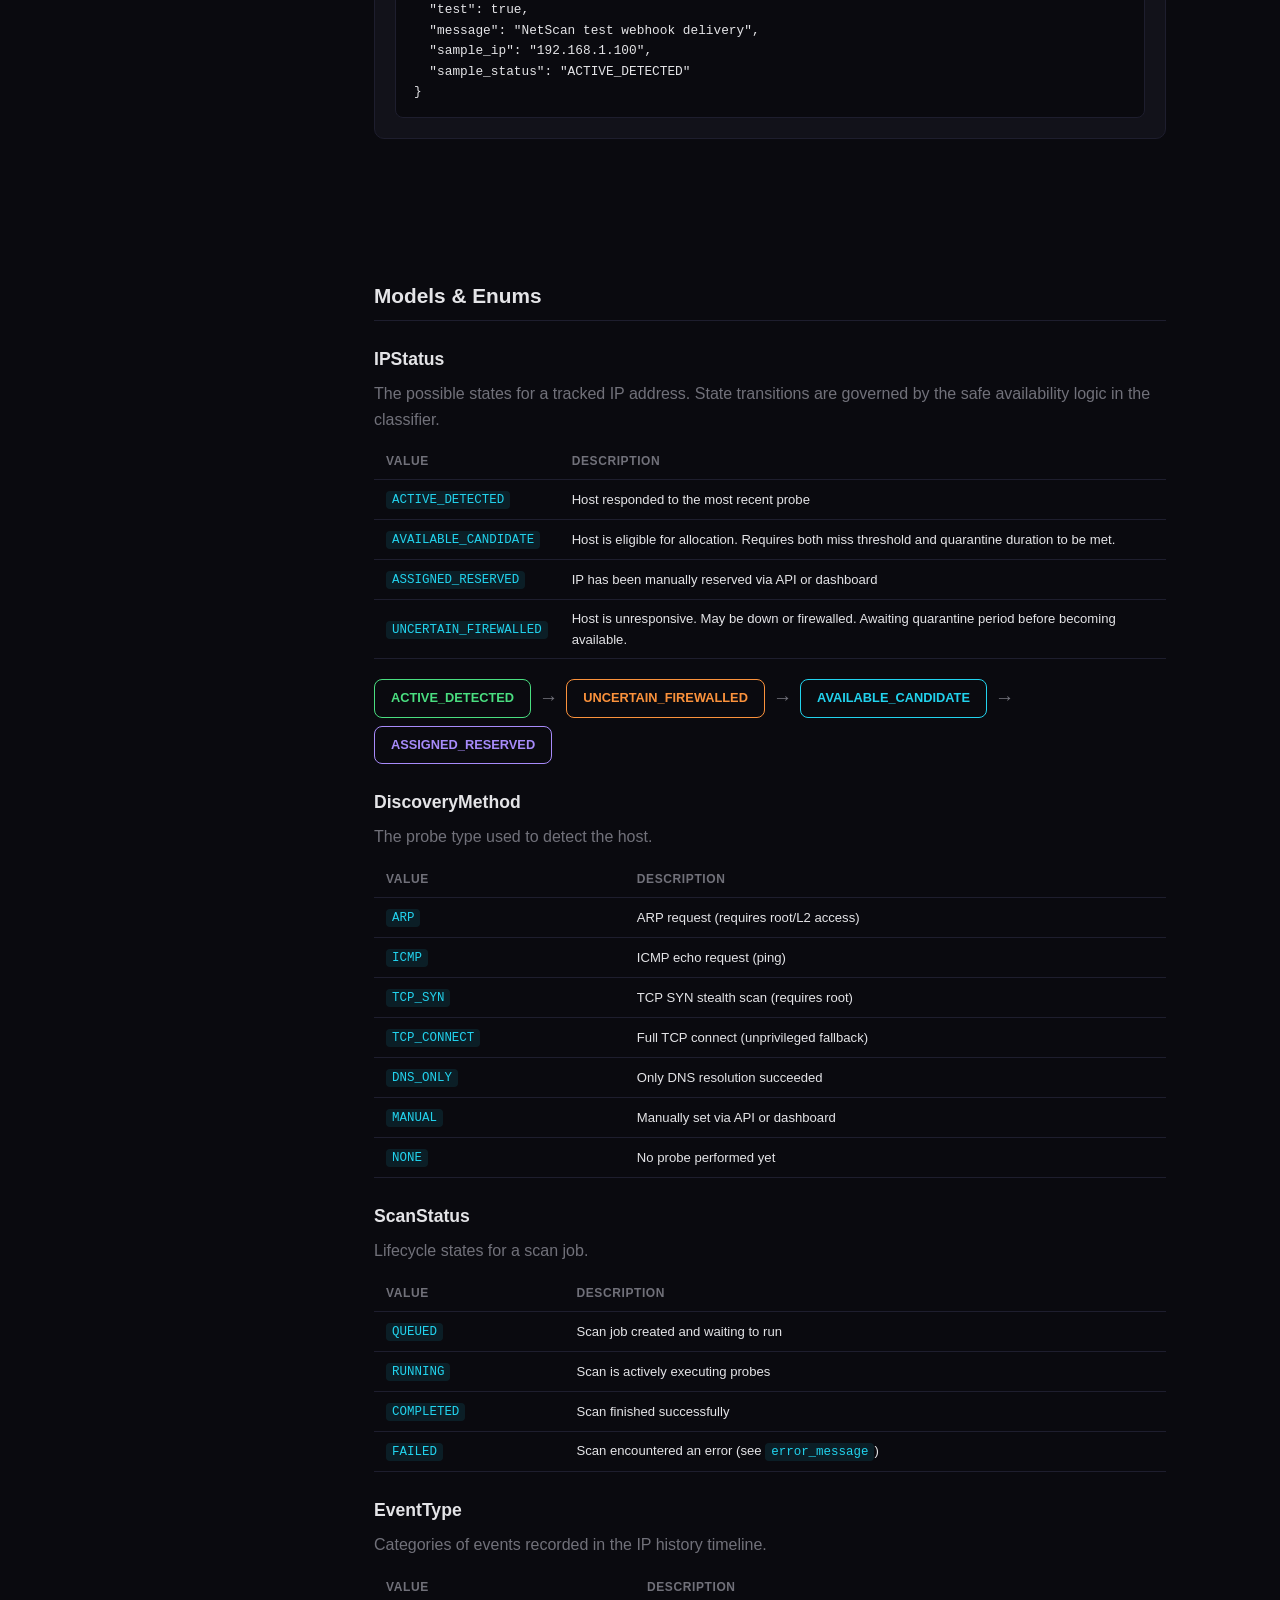
<file: docs/api.html>
<!DOCTYPE html>
<html lang="en">
<head>
    <meta charset="UTF-8">
    <meta name="viewport" content="width=device-width, initial-scale=1.0">
    <title>API Reference — NetScan</title>
    <link rel="icon" href="data:image/svg+xml,<svg xmlns='http://www.w3.org/2000/svg' viewBox='0 0 100 100'><text y='.9em' font-size='90'>🔍</text></svg>">
    <link rel="stylesheet" href="style.css">
    <style>
        .toc{display:flex;flex-direction:column;gap:2px}
        .toc a{display:block;padding:6px 12px;border-radius:6px;font-size:.82rem;color:var(--muted);transition:all .2s;border-left:2px solid transparent}
        .toc a:hover{color:var(--text);text-decoration:none;background:rgba(34,211,238,.05);border-left-color:var(--accent)}
        .toc a.active{color:var(--accent);background:rgba(34,211,238,.08);border-left-color:var(--accent)}
        .code-block.response{margin:8px 0 0}
        .code-block pre{margin:0}
        .endpoint .tag{font-size:.65rem;padding:2px 6px;border-radius:4px;background:rgba(167,139,250,.15);color:var(--accent2);font-weight:600;letter-spacing:.03em}
        .endpoint .response-title{margin-top:16px}
        .endpoint pre{background:var(--bg);border:1px solid var(--border);border-radius:8px;padding:14px 18px;font-family:'SF Mono',monospace;font-size:.8rem;color:var(--text);overflow-x:auto;line-height:1.6;margin:8px 0 0}
        .endpoint .curl{background:var(--bg);border:1px solid var(--border);border-radius:8px;padding:12px 16px;font-family:'SF Mono',monospace;font-size:.78rem;color:var(--muted);overflow-x:auto;line-height:1.6;margin:12px 0 0}
        .endpoint .curl code{background:none;padding:0;color:var(--text)}
        .params-list{margin:8px 0;padding-left:0;list-style:none}
        .params-list li{padding:6px 0;border-bottom:1px solid var(--border);font-size:.85rem;display:flex;gap:8px;flex-wrap:wrap;align-items:baseline}
        .params-list li:last-child{border:none}
        .param-name{font-family:'SF Mono',monospace;color:var(--accent);font-size:.82rem}
        .param-type{color:var(--accent2);font-size:.75rem;font-family:'SF Mono',monospace}
        .param-req{color:var(--red);font-size:.7rem;font-weight:700}
        .param-opt{color:var(--muted);font-size:.7rem}
        .enum-values{display:flex;flex-wrap:wrap;gap:6px;margin:6px 0}
        .enum-values span{font-size:.75rem;padding:3px 8px;border:1px solid var(--border);border-radius:4px;font-family:'SF Mono',monospace;color:var(--muted)}
        .model-table{width:100%;border-collapse:collapse;font-size:.82rem;margin:12px 0}
        .model-table th{padding:8px 12px;text-align:left;border-bottom:1px solid var(--border);color:var(--muted);font-weight:600;font-size:.75rem;text-transform:uppercase;letter-spacing:.05em}
        .model-table td{padding:8px 12px;border-bottom:1px solid var(--border)}
        .model-table td code{font-size:.78rem}
        h4.response-title{font-size:.8rem;font-weight:600;margin:14px 0 4px;color:var(--text);display:flex;align-items:center;gap:6px}
        .status-badge{font-size:.7rem;padding:2px 6px;border-radius:4px;font-family:monospace;font-weight:700}
        .status-200{background:rgba(74,222,128,.15);color:var(--green)}
        .status-201{background:rgba(34,211,238,.15);color:var(--accent)}
        .status-204{background:rgba(167,139,250,.15);color:var(--accent2)}
        .status-400{background:rgba(251,146,60,.15);color:var(--orange)}
        .status-403{background:rgba(248,113,113,.15);color:var(--red)}
        .status-404{background:rgba(248,113,113,.15);color:var(--red)}
        .docs-content section{border-bottom:none}
    </style>
</head>
<body>

<nav>
    <div class="container">
        <div class="logo"><span>Net</span>Scan</div>
        <div class="nav-links">
            <a href="index.html">Home</a>
            <a href="docs.html">Docs</a>
            <a href="dashboard.html">Dashboard</a>
            <a href="api.html" class="active">API</a>
            <a href="https://github.com/suryawanshisuraj90945-hub/netscan" class="btn btn-outline" target="_blank">GitHub</a>
        </div>
    </div>
</nav>

<div class="docs-page">
    <div class="container">
        <aside class="sidebar">
            <nav class="sidebar-nav">
                <div class="sidebar-section">
                    <h4>Reference</h4>
                    <div class="toc">
                        <a href="#authentication">Authentication</a>
                        <a href="#api-keys">API Keys</a>
                        <a href="#subnets">Subnets</a>
                        <a href="#ip-addresses">IP Addresses</a>
                        <a href="#scans">Scans</a>
                        <a href="#webhooks">Webhooks</a>
                        <a href="#models">Models</a>
                        <a href="#rate-limiting">Rate Limiting</a>
                        <a href="#errors">Error Responses</a>
                    </div>
                </div>
                <div class="sidebar-section">
                    <h4>Quick Links</h4>
                    <div class="toc">
                        <a href="docs.html">Documentation</a>
                        <a href="dashboard.html">Dashboard</a>
                        <a href="index.html">Home</a>
                    </div>
                </div>
            </nav>
        </aside>

        <main class="docs-content">
            <section id="authentication">
                <h1>API Reference</h1>
                <p>Complete reference for the NetScan REST API. All endpoints are under the base path <code>/api/v1</code>.</p>

                <h3>Authentication</h3>
                <p>Every <code>/api/v1</code> endpoint requires authentication via the <code>X-API-Key</code> header. The only exception is the bootstrap endpoint, which is open until the first API key is created.</p>

                <div class="code-block response">
<pre>curl -H "X-API-Key: ns_live_abc123..." https://netscan.example.com/api/v1/subnets</pre>
                </div>

                <h3>Role-Based Access Control</h3>
                <p>NetScan enforces three roles with distinct permission levels. Each API key is assigned exactly one role at creation time.</p>

                <table>
                    <thead>
                        <tr>
                            <th>Role</th>
                            <th>Description</th>
                            <th>Allowed Operations</th>
                        </tr>
                    </thead>
                    <tbody>
                        <tr>
                            <td><code>admin</code></td>
                            <td>Full access</td>
                            <td>CRUD on all resources, API key management, scan triggers</td>
                        </tr>
                        <tr>
                            <td><code>operator</code></td>
                            <td>Operational access</td>
                            <td>Subnet/IP CRUD, scan triggers, webhook management. No API key management.</td>
                        </tr>
                        <tr>
                            <td><code>read_only</code></td>
                            <td>Read-only queries</td>
                            <td>List and view subnets, IPs, scans, webhooks, and history.</td>
                        </tr>
                    </tbody>
                </table>

                <div class="callout callout-info">
                    <strong>Bootstrap:</strong> On a fresh instance with no API keys, <code>POST /api/v1/auth/keys/bootstrap</code> is open and returns an admin key. Once any key exists, this endpoint returns <code>403 Forbidden</code>.
                </div>
            </section>

            <!-- ============================================================ -->
            <!-- API KEYS -->
            <!-- ============================================================ -->
            <section id="api-keys">
                <div class="endpoint-group">
                    <h2>API Keys</h2>

                    <!-- 1. List Keys -->
                    <div class="endpoint">
                        <div class="endpoint-header">
                            <span class="method method-get">GET</span>
                            <span class="endpoint-path">/api/v1/auth/keys</span>
                            <span class="auth-badge">Any Auth</span>
                        </div>
                        <p>List all API keys. Returns metadata only — raw secrets are never included after creation.</p>
                        <h4>Response <span class="status-badge status-200">200</span></h4>
                        <pre>[
  {
    "id": "550e8400-e29b-41d4-a716-446655440000",
    "name": "CI Pipeline",
    "prefix": "ns_live_a1b2",
    "role": "operator",
    "is_active": true,
    "last_used_at": "2026-09-01T12:00:00Z",
    "created_at": "2026-08-15T08:30:00Z"
  }
]</pre>
                        <div class="curl">
                            <code>curl -H "X-API-Key: ns_live_..." https://netscan.example.com/api/v1/auth/keys</code>
                        </div>
                    </div>

                    <!-- 2. Create Key -->
                    <div class="endpoint">
                        <div class="endpoint-header">
                            <span class="method method-post">POST</span>
                            <span class="endpoint-path">/api/v1/auth/keys</span>
                            <span class="auth-badge admin">ADMIN</span>
                        </div>
                        <p>Create a new API key. The raw key is returned once at creation and cannot be retrieved afterward.</p>
                        <h4>Request Body</h4>
                        <ul class="params-list">
                            <li><span class="param-name">name</span> <span class="param-type">string</span> <span class="param-req">required</span> — Human-readable label for the key</li>
                            <li><span class="param-name">role</span> <span class="param-type">Role</span> <span class="param-opt">optional</span> — One of <code>admin</code>, <code>operator</code>, <code>read_only</code>. Defaults to <code>operator</code>.</li>
                        </ul>
                        <h4>Response <span class="status-badge status-201">201</span></h4>
                        <pre>{
  "id": "550e8400-e29b-41d4-a716-446655440001",
  "name": "Deploy Script",
  "prefix": "ns_live_x9y8",
  "role": "operator",
  "raw_key": "ns_live_x9y8_z7w6_v5u4_t3s2_r1q0...",
  "message": "Store this key safely! It will never be shown again."
}</pre>
                        <div class="curl">
                            <code>curl -X POST -H "X-API-Key: ns_live_..." -H "Content-Type: application/json" \</code><br>
                            <code>&nbsp;&nbsp;-d '{"name": "Deploy Script", "role": "operator"}' \</code><br>
                            <code>&nbsp;&nbsp;https://netscan.example.com/api/v1/auth/keys</code>
                        </div>
                    </div>

                    <!-- 3. Bootstrap -->
                    <div class="endpoint">
                        <div class="endpoint-header">
                            <span class="method method-post">POST</span>
                            <span class="endpoint-path">/api/v1/auth/keys/bootstrap</span>
                            <span class="tag">NO AUTH</span>
                        </div>
                        <p>Create the first API key on a fresh instance. This is the only unauthenticated endpoint. The key is always assigned the <code>admin</code> role. Disabled once any API key exists.</p>
                        <h4>Request Body</h4>
                        <ul class="params-list">
                            <li><span class="param-name">name</span> <span class="param-type">string</span> <span class="param-req">required</span> — Label for the bootstrap key</li>
                        </ul>
                        <h4>Response <span class="status-badge status-201">201</span></h4>
                        <pre>{
  "id": "550e8400-e29b-41d4-a716-446655440002",
  "name": "Bootstrap Admin",
  "prefix": "ns_live_m3n4",
  "role": "admin",
  "raw_key": "ns_live_m3n4_o5p6_q7r8...",
  "message": "Store this key safely! It will never be shown again. This is the bootstrap key (role: admin)."
}</pre>
                        <h4>Error <span class="status-badge status-403">403</span></h4>
                        <p>Returned if any API key already exists.</p>
                        <pre>{
  "detail": "Bootstrap disabled: API keys already exist. Use POST /api/v1/auth/keys with a valid key."
}</pre>
                        <div class="curl">
                            <code>curl -X POST -H "Content-Type: application/json" \</code><br>
                            <code>&nbsp;&nbsp;-d '{"name": "Bootstrap Admin"}' \</code><br>
                            <code>&nbsp;&nbsp;https://netscan.example.com/api/v1/auth/keys/bootstrap</code>
                        </div>
                    </div>

                    <!-- 4. Revoke Key -->
                    <div class="endpoint">
                        <div class="endpoint-header">
                            <span class="method method-delete">DELETE</span>
                            <span class="endpoint-path">/api/v1/auth/keys/{key_id}</span>
                            <span class="auth-badge admin">ADMIN</span>
                        </div>
                        <p>Permanently revoke an API key. This action cannot be undone.</p>
                        <h4>Path Parameters</h4>
                        <ul class="params-list">
                            <li><span class="param-name">key_id</span> <span class="param-type">UUID</span> <span class="param-req">required</span> — ID of the key to revoke</li>
                        </ul>
                        <h4>Response <span class="status-badge status-204">204</span></h4>
                        <p>No content on success.</p>
                        <div class="curl">
                            <code>curl -X DELETE -H "X-API-Key: ns_live_..." \</code><br>
                            <code>&nbsp;&nbsp;https://netscan.example.com/api/v1/auth/keys/550e8400-e29b-41d4-a716-446655440000</code>
                        </div>
                    </div>
                </div>
            </section>

            <!-- ============================================================ -->
            <!-- SUBNETS -->
            <!-- ============================================================ -->
            <section id="subnets">
                <div class="endpoint-group">
                    <h2>Subnets</h2>

                    <!-- 5. List Subnets -->
                    <div class="endpoint">
                        <div class="endpoint-header">
                            <span class="method method-get">GET</span>
                            <span class="endpoint-path">/api/v1/subnets</span>
                            <span class="auth-badge">Any Auth</span>
                        </div>
                        <p>List all managed subnets with IP statistics for each. Includes computed counts for active, uncertain, reserved, and available IPs.</p>
                        <h4>Response <span class="status-badge status-200">200</span></h4>
                        <pre>[
  {
    "id": "550e8400-e29b-41d4-a716-446655440010",
    "cidr": "192.168.1.0/24",
    "name": "Office LAN",
    "description": "Main office subnet",
    "scan_interval_minutes": 60,
    "miss_threshold": 3,
    "quarantine_hours": 48,
    "is_active": true,
    "created_at": "2026-08-01T10:00:00Z",
    "metadata": { ... },
    "stats": {
      "total": 254,
      "active": 42,
      "uncertain": 5,
      "reserved": 10,
      "available": 197
    }
  }
]</pre>
                        <div class="curl">
                            <code>curl -H "X-API-Key: ns_live_..." https://netscan.example.com/api/v1/subnets</code>
                        </div>
                    </div>

                    <!-- 6. Create Subnet -->
                    <div class="endpoint">
                        <div class="endpoint-header">
                            <span class="method method-post">POST</span>
                            <span class="endpoint-path">/api/v1/subnets</span>
                            <span class="auth-badge admin">ADMIN / OPERATOR</span>
                        </div>
                        <p>Register a new subnet for scanning. The CIDR is validated and normalized on creation.</p>
                        <h4>Request Body</h4>
                        <ul class="params-list">
                            <li><span class="param-name">cidr</span> <span class="param-type">string</span> <span class="param-req">required</span> — IPv4 CIDR block, e.g. <code>192.168.1.0/24</code></li>
                            <li><span class="param-name">name</span> <span class="param-type">string</span> <span class="param-req">required</span> — Human-readable name</li>
                            <li><span class="param-name">description</span> <span class="param-type">string | null</span> <span class="param-opt">optional</span></li>
                            <li><span class="param-name">scan_interval_minutes</span> <span class="param-type">integer</span> <span class="param-opt">optional</span> — Defaults to 60. Set to 0 to disable scheduled scanning.</li>
                            <li><span class="param-name">miss_threshold</span> <span class="param-type">integer</span> <span class="param-opt">optional</span> — Consecutive missed scans before eligible for available. Defaults to 3.</li>
                            <li><span class="param-name">quarantine_hours</span> <span class="param-type">integer</span> <span class="param-opt">optional</span> — Minimum hours in UNCERTAIN before becoming AVAILABLE. Defaults to 48.</li>
                            <li><span class="param-name">is_active</span> <span class="param-type">boolean</span> <span class="param-opt">optional</span> — Defaults to true.</li>
                        </ul>
                        <h4>Response <span class="status-badge status-201">201</span></h4>
                        <p>Returns the created <code>Subnet</code> object with generated <code>id</code>, <code>created_at</code>, and <code>updated_at</code> fields.</p>
                        <h4>Errors</h4>
                        <p><span class="status-badge status-400">400</span> — Invalid CIDR or subnet already exists.</p>
                        <div class="curl">
                            <code>curl -X POST -H "X-API-Key: ns_live_..." -H "Content-Type: application/json" \</code><br>
                            <code>&nbsp;&nbsp;-d '{"cidr": "10.0.0.0/24", "name": "Dev VLAN", "scan_interval_minutes": 30}' \</code><br>
                            <code>&nbsp;&nbsp;https://netscan.example.com/api/v1/subnets</code>
                        </div>
                    </div>

                    <!-- 7. Get Subnet -->
                    <div class="endpoint">
                        <div class="endpoint-header">
                            <span class="method method-get">GET</span>
                            <span class="endpoint-path">/api/v1/subnets/{subnet_id}</span>
                            <span class="auth-badge">Any Auth</span>
                        </div>
                        <p>Retrieve a single subnet by its ID.</p>
                        <h4>Path Parameters</h4>
                        <ul class="params-list">
                            <li><span class="param-name">subnet_id</span> <span class="param-type">UUID</span> <span class="param-req">required</span></li>
                        </ul>
                        <h4>Response <span class="status-badge status-200">200</span></h4>
                        <p>Returns the full <code>Subnet</code> object.</p>
                    </div>

                    <!-- 8. Update Subnet -->
                    <div class="endpoint">
                        <div class="endpoint-header">
                            <span class="method method-patch">PATCH</span>
                            <span class="endpoint-path">/api/v1/subnets/{subnet_id}</span>
                            <span class="auth-badge admin">ADMIN / OPERATOR</span>
                        </div>
                        <p>Partially update a subnet. Only provided fields are changed; omitted fields remain unchanged.</p>
                        <h4>Path Parameters</h4>
                        <ul class="params-list">
                            <li><span class="param-name">subnet_id</span> <span class="param-type">UUID</span> <span class="param-req">required</span></li>
                        </ul>
                        <h4>Request Body</h4>
                        <ul class="params-list">
                            <li><span class="param-name">name</span> <span class="param-type">string | null</span> <span class="param-opt">optional</span></li>
                            <li><span class="param-name">description</span> <span class="param-type">string | null</span> <span class="param-opt">optional</span></li>
                            <li><span class="param-name">scan_interval_minutes</span> <span class="param-type">integer | null</span> <span class="param-opt">optional</span></li>
                            <li><span class="param-name">miss_threshold</span> <span class="param-type">integer | null</span> <span class="param-opt">optional</span></li>
                            <li><span class="param-name">quarantine_hours</span> <span class="param-type">integer | null</span> <span class="param-opt">optional</span></li>
                            <li><span class="param-name">is_active</span> <span class="param-type">boolean | null</span> <span class="param-opt">optional</span></li>
                        </ul>
                        <h4>Response <span class="status-badge status-200">200</span></h4>
                        <p>Returns the updated <code>Subnet</code> object.</p>
                        <div class="curl">
                            <code>curl -X PATCH -H "X-API-Key: ns_live_..." -H "Content-Type: application/json" \</code><br>
                            <code>&nbsp;&nbsp;-d '{"quarantine_hours": 72}' \</code><br>
                            <code>&nbsp;&nbsp;https://netscan.example.com/api/v1/subnets/550e8400-...</code>
                        </div>
                    </div>

                    <!-- 9. Delete Subnet -->
                    <div class="endpoint">
                        <div class="endpoint-header">
                            <span class="method method-delete">DELETE</span>
                            <span class="endpoint-path">/api/v1/subnets/{subnet_id}</span>
                            <span class="auth-badge admin">ADMIN / OPERATOR</span>
                        </div>
                        <p>Delete a subnet and all associated IP records and scan jobs. The subnet is also removed from the scheduler.</p>
                        <h4>Path Parameters</h4>
                        <ul class="params-list">
                            <li><span class="param-name">subnet_id</span> <span class="param-type">UUID</span> <span class="param-req">required</span></li>
                        </ul>
                        <h4>Response <span class="status-badge status-204">204</span></h4>
                        <p>No content on success.</p>
                    </div>

                    <!-- 10. IP Matrix -->
                    <div class="endpoint">
                        <div class="endpoint-header">
                            <span class="method method-get">GET</span>
                            <span class="endpoint-path">/api/v1/subnets/{subnet_id}/matrix</span>
                            <span class="auth-badge">Any Auth</span>
                        </div>
                        <p>Return all host IPs in the subnet with their current real-time state. Designed for the visual CIDR grid in the dashboard.</p>
                        <h4>Path Parameters</h4>
                        <ul class="params-list">
                            <li><span class="param-name">subnet_id</span> <span class="param-type">UUID</span> <span class="param-req">required</span></li>
                        </ul>
                        <h4>Response <span class="status-badge status-200">200</span></h4>
                        <pre>{
  "subnet_id": "550e8400-e29b-41d4-a716-446655440010",
  "cidr": "192.168.1.0/24",
  "name": "Office LAN",
  "total_hosts": 254,
  "matrix": [
    {
      "ip": "192.168.1.1",
      "status": "ACTIVE_DETECTED",
      "hostname": "gateway.local",
      "mac_address": "AA:BB:CC:DD:EE:01",
      "mac_vendor": "Cisco",
      "open_ports_count": 3,
      "last_seen_at": "2026-09-04T08:00:00Z",
      "last_scanned_at": "2026-09-04T08:00:00Z",
      "consecutive_misses": 0
    },
    {
      "ip": "192.168.1.2",
      "status": "AVAILABLE_CANDIDATE",
      "hostname": null,
      "mac_address": null,
      "mac_vendor": null,
      "open_ports_count": 0,
      "last_seen_at": null,
      "last_scanned_at": null,
      "consecutive_misses": 0
    }
  ]
}</pre>
                        <p>Hosts not yet scanned appear with <code>AVAILABLE_CANDIDATE</code> status and null fields.</p>
                        <div class="curl">
                            <code>curl -H "X-API-Key: ns_live_..." \</code><br>
                            <code>&nbsp;&nbsp;https://netscan.example.com/api/v1/subnets/550e8400-.../matrix</code>
                        </div>
                    </div>

                    <!-- 11. Trigger Scan -->
                    <div class="endpoint">
                        <div class="endpoint-header">
                            <span class="method method-post">POST</span>
                            <span class="endpoint-path">/api/v1/subnets/{subnet_id}/scan</span>
                            <span class="auth-badge admin">ADMIN / OPERATOR</span>
                        </div>
                        <p>Trigger an immediate asynchronous scan of the subnet. A <code>ScanJob</code> is created with status <code>QUEUED</code> and the scan runs in the background.</p>
                        <h4>Path Parameters</h4>
                        <ul class="params-list">
                            <li><span class="param-name">subnet_id</span> <span class="param-type">UUID</span> <span class="param-req">required</span></li>
                        </ul>
                        <h4>Response <span class="status-badge status-200">200</span></h4>
                        <pre>{
  "message": "Scan queued for subnet 192.168.1.0/24",
  "scan_job_id": "550e8400-e29b-41d4-a716-446655440099",
  "status": "QUEUED"
}</pre>
                        <div class="curl">
                            <code>curl -X POST -H "X-API-Key: ns_live_..." \</code><br>
                            <code>&nbsp;&nbsp;https://netscan.example.com/api/v1/subnets/550e8400-.../scan</code>
                        </div>
                    </div>
                </div>
            </section>

            <!-- ============================================================ -->
            <!-- IP ADDRESSES -->
            <!-- ============================================================ -->
            <section id="ip-addresses">
                <div class="endpoint-group">
                    <h2>IP Addresses</h2>

                    <!-- 12. List IPs -->
                    <div class="endpoint">
                        <div class="endpoint-header">
                            <span class="method method-get">GET</span>
                            <span class="endpoint-path">/api/v1/ips</span>
                            <span class="auth-badge">Any Auth</span>
                        </div>
                        <p>List IP addresses with optional filters. Results are paginated.</p>
                        <h4>Query Parameters</h4>
                        <ul class="params-list">
                            <li><span class="param-name">subnet_id</span> <span class="param-type">UUID</span> <span class="param-opt">optional</span> — Filter by subnet</li>
                            <li><span class="param-name">status_filter</span> <span class="param-type">IPStatus</span> <span class="param-opt">optional</span> — Filter by status</li>
                            <li><span class="param-name">hostname_search</span> <span class="param-type">string</span> <span class="param-opt">optional</span> — Case-insensitive substring match on hostname</li>
                            <li><span class="param-name">limit</span> <span class="param-type">integer</span> <span class="param-opt">optional</span> — Max results per page. Defaults to 100. Max 1000.</li>
                            <li><span class="param-name">offset</span> <span class="param-type">integer</span> <span class="param-opt">optional</span> — Pagination offset. Defaults to 0.</li>
                        </ul>
                        <h4>Response <span class="status-badge status-200">200</span></h4>
                        <pre>[
  {
    "id": "550e8400-...",
    "ip": "192.168.1.50",
    "subnet_id": "550e8400-...",
    "status": "ACTIVE_DETECTED",
    "hostname": "printer.local",
    "mac_address": "AA:BB:CC:DD:EE:50",
    "mac_vendor": "HP",
    "open_ports": [{"port": 9100, "protocol": "tcp", "state": "open"}],
    "discovery_method": "ARP",
    "consecutive_misses": 0,
    "first_seen_at": "2026-08-01T10:00:00Z",
    "last_seen_at": "2026-09-04T08:00:00Z",
    "last_scanned_at": "2026-09-04T08:00:00Z",
    "custom_metadata": {}
  }
]</pre>
                        <div class="curl">
                            <code>curl -H "X-API-Key: ns_live_..." \</code><br>
                            <code>&nbsp;&nbsp;"https://netscan.example.com/api/v1/ips?subnet_id=...&status_filter=ACTIVE_DETECTED&limit=50"</code>
                        </div>
                    </div>

                    <!-- 13. Get Available IPs -->
                    <div class="endpoint">
                        <div class="endpoint-header">
                            <span class="method method-get">GET</span>
                            <span class="endpoint-path">/api/v1/ips/available</span>
                            <span class="auth-badge">Any Auth</span>
                        </div>
                        <p>Retrieve the next K available IPs in a subnet for automated provisioning. Returns IPs in CIDR order that are not active, reserved, or uncertain.</p>
                        <h4>Query Parameters</h4>
                        <ul class="params-list">
                            <li><span class="param-name">subnet_id</span> <span class="param-type">UUID</span> <span class="param-req">required</span> — Target subnet</li>
                            <li><span class="param-name">count</span> <span class="param-type">integer</span> <span class="param-opt">optional</span> — Number of IPs to return (1–50, default 1)</li>
                        </ul>
                        <h4>Response <span class="status-badge status-200">200</span></h4>
                        <pre>{
  "subnet_id": "550e8400-...",
  "cidr": "192.168.1.0/24",
  "requested_count": 5,
  "available_ips": [
    "192.168.1.10",
    "192.168.1.11",
    "192.168.1.14",
    "192.168.1.15",
    "192.168.1.16"
  ],
  "count_returned": 5
}</pre>
                        <div class="callout callout-info">
                            <strong>Note:</strong> Available IPs are those not currently in <code>ACTIVE_DETECTED</code>, <code>ASSIGNED_RESERVED</code>, or <code>UNCERTAIN_FIREWALLED</code> states. The list is sequential from the first usable host address.
                        </div>
                        <div class="curl">
                            <code>curl -H "X-API-Key: ns_live_..." \</code><br>
                            <code>&nbsp;&nbsp;"https://netscan.example.com/api/v1/ips/available?subnet_id=...&count=10"</code>
                        </div>
                    </div>

                    <!-- 14. Get IP Detail -->
                    <div class="endpoint">
                        <div class="endpoint-header">
                            <span class="method method-get">GET</span>
                            <span class="endpoint-path">/api/v1/ips/{ip_address}</span>
                            <span class="auth-badge">Any Auth</span>
                        </div>
                        <p>Get the full detail for a single tracked IP address.</p>
                        <h4>Path Parameters</h4>
                        <ul class="params-list">
                            <li><span class="param-name">ip_address</span> <span class="param-type">string</span> <span class="param-req">required</span> — IPv4 address, e.g. <code>192.168.1.50</code></li>
                        </ul>
                        <h4>Response <span class="status-badge status-200">200</span></h4>
                        <p>Returns the full <code>IPAddress</code> model object.</p>
                        <h4>Error <span class="status-badge status-404">404</span></h4>
                        <pre>{"detail": "IP '192.168.1.50' not tracked yet."}</pre>
                    </div>

                    <!-- 15. Update IP Reservation -->
                    <div class="endpoint">
                        <div class="endpoint-header">
                            <span class="method method-patch">PATCH</span>
                            <span class="endpoint-path">/api/v1/ips/{ip_address}</span>
                            <span class="auth-badge admin">ADMIN / OPERATOR</span>
                        </div>
                        <p>Reserve, unreserve, or attach custom metadata to an IP address. Setting <code>is_reserved: true</code> moves the IP to <code>ASSIGNED_RESERVED</code>. Setting <code>is_reserved: false</code> on a reserved IP moves it back to <code>AVAILABLE_CANDIDATE</code>. Changes are audit-logged.</p>
                        <h4>Path Parameters</h4>
                        <ul class="params-list">
                            <li><span class="param-name">ip_address</span> <span class="param-type">string</span> <span class="param-req">required</span> — IPv4 address</li>
                        </ul>
                        <h4>Request Body</h4>
                        <ul class="params-list">
                            <li><span class="param-name">is_reserved</span> <span class="param-type">boolean</span> <span class="param-req">required</span> — Whether to reserve the IP</li>
                            <li><span class="param-name">custom_metadata</span> <span class="param-type">object | null</span> <span class="param-opt">optional</span> — Arbitrary JSON metadata to attach</li>
                            <li><span class="param-name">hostname</span> <span class="param-type">string | null</span> <span class="param-opt">optional</span> — Override hostname</li>
                        </ul>
                        <h4>Response <span class="status-badge status-200">200</span></h4>
                        <p>Returns the updated <code>IPAddress</code> model object.</p>
                        <div class="curl">
                            <code>curl -X PATCH -H "X-API-Key: ns_live_..." -H "Content-Type: application/json" \</code><br>
                            <code>&nbsp;&nbsp;-d '{"is_reserved": true, "hostname": "db-primary", "custom_metadata": {"role": "database"}}' \</code><br>
                            <code>&nbsp;&nbsp;https://netscan.example.com/api/v1/ips/192.168.1.50</code>
                        </div>
                    </div>

                    <!-- 16. Delete IP -->
                    <div class="endpoint">
                        <div class="endpoint-header">
                            <span class="method method-delete">DELETE</span>
                            <span class="endpoint-path">/api/v1/ips/{ip_address}</span>
                            <span class="auth-badge admin">ADMIN / OPERATOR</span>
                        </div>
                        <p>Remove an IP address record from tracking. The IP will reappear on the next scan if it is responsive.</p>
                        <h4>Path Parameters</h4>
                        <ul class="params-list">
                            <li><span class="param-name">ip_address</span> <span class="param-type">string</span> <span class="param-req">required</span></li>
                        </ul>
                        <h4>Response <span class="status-badge status-204">204</span></h4>
                        <p>No content on success.</p>
                    </div>

                    <!-- 17. IP History -->
                    <div class="endpoint">
                        <div class="endpoint-header">
                            <span class="method method-get">GET</span>
                            <span class="endpoint-path">/api/v1/ips/{ip_address}/history</span>
                            <span class="auth-badge">Any Auth</span>
                        </div>
                        <p>Retrieve the full event history timeline for an IP address, ordered by timestamp descending.</p>
                        <h4>Path Parameters</h4>
                        <ul class="params-list">
                            <li><span class="param-name">ip_address</span> <span class="param-type">string</span> <span class="param-req">required</span></li>
                        </ul>
                        <h4>Response <span class="status-badge status-200">200</span></h4>
                        <pre>{
  "ip": "192.168.1.50",
  "current_status": "ACTIVE_DETECTED",
  "timeline": [
    {
      "id": "550e8400-...",
      "event_type": "STATE_CHANGE",
      "old_status": "AVAILABLE_CANDIDATE",
      "new_status": "ACTIVE_DETECTED",
      "probe_details": {"method": "ARP", "mac": "AA:BB:CC:DD:EE:50"},
      "timestamp": "2026-08-01T10:00:00Z"
    },
    {
      "id": "550e8400-...",
      "event_type": "DISCOVERED",
      "old_status": null,
      "new_status": "ACTIVE_DETECTED",
      "probe_details": {"method": "ICMP"},
      "timestamp": "2026-07-30T08:00:00Z"
    }
  ]
}</pre>
                    </div>
                </div>
            </section>

            <!-- ============================================================ -->
            <!-- SCANS -->
            <!-- ============================================================ -->
            <section id="scans">
                <div class="endpoint-group">
                    <h2>Scans</h2>

                    <!-- 18. List Scans -->
                    <div class="endpoint">
                        <div class="endpoint-header">
                            <span class="method method-get">GET</span>
                            <span class="endpoint-path">/api/v1/scans</span>
                            <span class="auth-badge">Any Auth</span>
                        </div>
                        <p>List scan jobs ordered by creation time (newest first). Optionally filter by subnet.</p>
                        <h4>Query Parameters</h4>
                        <ul class="params-list">
                            <li><span class="param-name">subnet_id</span> <span class="param-type">UUID</span> <span class="param-opt">optional</span> — Filter by subnet</li>
                            <li><span class="param-name">limit</span> <span class="param-type">integer</span> <span class="param-opt">optional</span> — Max results (default 50, max 200)</li>
                        </ul>
                        <h4>Response <span class="status-badge status-200">200</span></h4>
                        <pre>[
  {
    "id": "550e8400-...",
    "subnet_id": "550e8400-...",
    "status": "COMPLETED",
    "started_at": "2026-09-04T08:00:01Z",
    "completed_at": "2026-09-04T08:02:30Z",
    "total_ips": 254,
    "active_ips": 42,
    "uncertain_ips": 5,
    "available_ips": 197,
    "reserved_ips": 10,
    "error_message": null,
    "triggered_by": "SCHEDULE",
    "created_at": "2026-09-04T08:00:00Z"
  }
]</pre>
                        <div class="curl">
                            <code>curl -H "X-API-Key: ns_live_..." \</code><br>
                            <code>&nbsp;&nbsp;"https://netscan.example.com/api/v1/scans?subnet_id=...&limit=10"</code>
                        </div>
                    </div>

                    <!-- 19. Get Scan -->
                    <div class="endpoint">
                        <div class="endpoint-header">
                            <span class="method method-get">GET</span>
                            <span class="endpoint-path">/api/v1/scans/{scan_id}</span>
                            <span class="auth-badge">Any Auth</span>
                        </div>
                        <p>Get the full detail for a single scan job, including status, IP counts, and any error message.</p>
                        <h4>Path Parameters</h4>
                        <ul class="params-list">
                            <li><span class="param-name">scan_id</span> <span class="param-type">UUID</span> <span class="param-req">required</span></li>
                        </ul>
                        <h4>Response <span class="status-badge status-200">200</span></h4>
                        <p>Returns the full <code>ScanJob</code> model object with all fields: <code>id</code>, <code>subnet_id</code>, <code>status</code>, <code>started_at</code>, <code>completed_at</code>, <code>total_ips</code>, <code>active_ips</code>, <code>uncertain_ips</code>, <code>available_ips</code>, <code>reserved_ips</code>, <code>error_message</code>, <code>triggered_by</code>, <code>created_at</code>.</p>
                    </div>
                </div>
            </section>

            <!-- ============================================================ -->
            <!-- WEBHOOKS -->
            <!-- ============================================================ -->
            <section id="webhooks">
                <div class="endpoint-group">
                    <h2>Webhooks</h2>

                    <!-- 20. List Webhooks -->
                    <div class="endpoint">
                        <div class="endpoint-header">
                            <span class="method method-get">GET</span>
                            <span class="endpoint-path">/api/v1/webhooks</span>
                            <span class="auth-badge">Any Auth</span>
                        </div>
                        <p>List all registered webhooks. The signing secret is excluded from responses.</p>
                        <h4>Response <span class="status-badge status-200">200</span></h4>
                        <pre>[
  {
    "id": "550e8400-...",
    "name": "Slack Alerts",
    "url": "https://hooks.slack.com/services/...",
    "events": ["ip.state_changed", "scan.completed"],
    "is_active": true,
    "created_at": "2026-08-15T08:30:00Z"
  }
]</pre>
                    </div>

                    <!-- 21. Create Webhook -->
                    <div class="endpoint">
                        <div class="endpoint-header">
                            <span class="method method-post">POST</span>
                            <span class="endpoint-path">/api/v1/webhooks</span>
                            <span class="auth-badge admin">ADMIN / OPERATOR</span>
                        </div>
                        <p>Create a new webhook. A signing secret is generated and returned once. SSRF protection blocks private IPs, loopback, and link-local addresses.</p>
                        <h4>Request Body</h4>
                        <ul class="params-list">
                            <li><span class="param-name">name</span> <span class="param-type">string</span> <span class="param-req">required</span> — Human-readable label</li>
                            <li><span class="param-name">url</span> <span class="param-type">string (URL)</span> <span class="param-req">required</span> — HTTPS endpoint to receive payloads</li>
                            <li><span class="param-name">events</span> <span class="param-type">list[string]</span> <span class="param-opt">optional</span> — Event types to subscribe to. Defaults to <code>["ip.state_changed", "scan.completed"]</code>.</li>
                            <li><span class="param-name">is_active</span> <span class="param-type">boolean</span> <span class="param-opt">optional</span> — Defaults to true</li>
                        </ul>
                        <h4>Available Event Types</h4>
                        <div class="enum-values">
                            <span>ip.state_changed</span>
                            <span>scan.completed</span>
                            <span>webhook.test</span>
                        </div>
                        <h4>Response <span class="status-badge status-201">201</span></h4>
                        <pre>{
  "id": "550e8400-...",
  "name": "Slack Alerts",
  "url": "https://hooks.slack.com/services/...",
  "secret": "whsec_a1b2c3d4e5f6...",
  "events": ["ip.state_changed", "scan.completed"],
  "is_active": true,
  "created_at": "2026-09-04T08:00:00Z",
  "message": "Store this secret safely! It will never be shown again."
}</pre>
                        <div class="callout callout-warning">
                            <strong>Security:</strong> The webhook secret is used to sign outbound payloads with HMAC-SHA256. You must verify the <code>X-NetScan-Signature</code> header at your receiver. The secret is only shown at creation time.
                        </div>
                        <div class="curl">
                            <code>curl -X POST -H "X-API-Key: ns_live_..." -H "Content-Type: application/json" \</code><br>
                            <code>&nbsp;&nbsp;-d '{"name": "Slack Alerts", "url": "https://hooks.slack.com/..."}' \</code><br>
                            <code>&nbsp;&nbsp;https://netscan.example.com/api/v1/webhooks</code>
                        </div>
                    </div>

                    <!-- 22. Delete Webhook -->
                    <div class="endpoint">
                        <div class="endpoint-header">
                            <span class="method method-delete">DELETE</span>
                            <span class="endpoint-path">/api/v1/webhooks/{webhook_id}</span>
                            <span class="auth-badge admin">ADMIN / OPERATOR</span>
                        </div>
                        <p>Permanently delete a webhook.</p>
                        <h4>Path Parameters</h4>
                        <ul class="params-list">
                            <li><span class="param-name">webhook_id</span> <span class="param-type">UUID</span> <span class="param-req">required</span></li>
                        </ul>
                        <h4>Response <span class="status-badge status-204">204</span></h4>
                        <p>No content on success.</p>
                    </div>

                    <!-- 23. Test Webhook -->
                    <div class="endpoint">
                        <div class="endpoint-header">
                            <span class="method method-post">POST</span>
                            <span class="endpoint-path">/api/v1/webhooks/{webhook_id}/test</span>
                            <span class="auth-badge admin">ADMIN / OPERATOR</span>
                        </div>
                        <p>Dispatch a test webhook payload to verify your receiver is configured correctly. The payload is signed with the webhook's HMAC-SHA256 secret.</p>
                        <h4>Path Parameters</h4>
                        <ul class="params-list">
                            <li><span class="param-name">webhook_id</span> <span class="param-type">UUID</span> <span class="param-req">required</span></li>
                        </ul>
                        <h4>Response <span class="status-badge status-200">200</span></h4>
                        <pre>{"message": "Test payload dispatched to https://hooks.slack.com/..."}</pre>
                        <p>Dispatched payload (at the receiver):</p>
                        <pre>{
  "event": "webhook.test",
  "test": true,
  "message": "NetScan test webhook delivery",
  "sample_ip": "192.168.1.100",
  "sample_status": "ACTIVE_DETECTED"
}</pre>
                    </div>
                </div>
            </section>

            <!-- ============================================================ -->
            <!-- MODELS -->
            <!-- ============================================================ -->
            <section id="models">
                <div class="endpoint-group">
                    <h2>Models &amp; Enums</h2>

                    <h3>IPStatus</h3>
                    <p>The possible states for a tracked IP address. State transitions are governed by the safe availability logic in the classifier.</p>
                    <table class="model-table">
                        <thead>
                            <tr><th>Value</th><th>Description</th></tr>
                        </thead>
                        <tbody>
                            <tr><td><code>ACTIVE_DETECTED</code></td><td>Host responded to the most recent probe</td></tr>
                            <tr><td><code>AVAILABLE_CANDIDATE</code></td><td>Host is eligible for allocation. Requires both miss threshold and quarantine duration to be met.</td></tr>
                            <tr><td><code>ASSIGNED_RESERVED</code></td><td>IP has been manually reserved via API or dashboard</td></tr>
                            <tr><td><code>UNCERTAIN_FIREWALLED</code></td><td>Host is unresponsive. May be down or firewalled. Awaiting quarantine period before becoming available.</td></tr>
                        </tbody>
                    </table>

                    <div class="flow-diagram">
                        <span class="flow-step active">ACTIVE_DETECTED</span>
                        <span class="flow-arrow">→</span>
                        <span class="flow-step uncertain">UNCERTAIN_FIREWALLED</span>
                        <span class="flow-arrow">→</span>
                        <span class="flow-step available">AVAILABLE_CANDIDATE</span>
                        <span class="flow-arrow">→</span>
                        <span class="flow-step" style="border-color:var(--accent2);color:var(--accent2)">ASSIGNED_RESERVED</span>
                    </div>

                    <h3>DiscoveryMethod</h3>
                    <p>The probe type used to detect the host.</p>
                    <table class="model-table">
                        <thead>
                            <tr><th>Value</th><th>Description</th></tr>
                        </thead>
                        <tbody>
                            <tr><td><code>ARP</code></td><td>ARP request (requires root/L2 access)</td></tr>
                            <tr><td><code>ICMP</code></td><td>ICMP echo request (ping)</td></tr>
                            <tr><td><code>TCP_SYN</code></td><td>TCP SYN stealth scan (requires root)</td></tr>
                            <tr><td><code>TCP_CONNECT</code></td><td>Full TCP connect (unprivileged fallback)</td></tr>
                            <tr><td><code>DNS_ONLY</code></td><td>Only DNS resolution succeeded</td></tr>
                            <tr><td><code>MANUAL</code></td><td>Manually set via API or dashboard</td></tr>
                            <tr><td><code>NONE</code></td><td>No probe performed yet</td></tr>
                        </tbody>
                    </table>

                    <h3>ScanStatus</h3>
                    <p>Lifecycle states for a scan job.</p>
                    <table class="model-table">
                        <thead>
                            <tr><th>Value</th><th>Description</th></tr>
                        </thead>
                        <tbody>
                            <tr><td><code>QUEUED</code></td><td>Scan job created and waiting to run</td></tr>
                            <tr><td><code>RUNNING</code></td><td>Scan is actively executing probes</td></tr>
                            <tr><td><code>COMPLETED</code></td><td>Scan finished successfully</td></tr>
                            <tr><td><code>FAILED</code></td><td>Scan encountered an error (see <code>error_message</code>)</td></tr>
                        </tbody>
                    </table>

                    <h3>EventType</h3>
                    <p>Categories of events recorded in the IP history timeline.</p>
                    <table class="model-table">
                        <thead>
                            <tr><th>Value</th><th>Description</th></tr>
                        </thead>
                        <tbody>
                            <tr><td><code>DISCOVERED</code></td><td>IP first discovered during a scan</td></tr>
                            <tr><td><code>STATE_CHANGE</code></td><td>Status transition (e.g. ACTIVE → UNCERTAIN)</td></tr>
                            <tr><td><code>PORT_CHANGE</code></td><td>Open ports changed between scans</td></tr>
                            <tr><td><code>RESERVED_TOGGLE</code></td><td>Manual reserve or unreserve via API/dashboard</td></tr>
                            <tr><td><code>METADATA_UPDATE</code></td><td>Custom metadata or hostname updated</td></tr>
                        </tbody>
                    </table>

                    <h3>Role</h3>
                    <p>Access control roles assigned to API keys.</p>
                    <table class="model-table">
                        <thead>
                            <tr><th>Value</th><th>Permissions</th></tr>
                        </thead>
                        <tbody>
                            <tr><td><code>admin</code></td><td>Full access to all endpoints including API key management</td></tr>
                            <tr><td><code>operator</code></td><td>Subnet/IP CRUD, scan triggers, webhook management. Cannot manage API keys.</td></tr>
                            <tr><td><code>read_only</code></td><td>List and view all resources. No mutations.</td></tr>
                        </tbody>
                    </table>
                </div>
            </section>

            <!-- ============================================================ -->
            <!-- RATE LIMITING -->
            <!-- ============================================================ -->
            <section id="rate-limiting">
                <div class="endpoint-group">
                    <h2>Rate Limiting</h2>
                    <p>NetScan applies global rate limiting via <code>slowapi</code>. All <code>/api/v1</code> endpoints are subject to rate limits.</p>
                    <p>The <code>/health</code> endpoint is exempt from rate limiting.</p>
                    <div class="callout callout-info">
                        <strong>Note:</strong> Rate limits are applied per client IP. If you are building an integration that makes high-frequency requests, consider batching operations or increasing the limit in your deployment configuration.
                    </div>
                </div>
            </section>

            <!-- ============================================================ -->
            <!-- ERROR RESPONSES -->
            <!-- ============================================================ -->
            <section id="errors">
                <div class="endpoint-group">
                    <h2>Error Responses</h2>
                    <p>NetScan returns standard HTTP error responses with a consistent JSON body.</p>

                    <h3>Error Format</h3>
                    <pre>{
  "detail": "Human-readable error message"
}</pre>

                    <h3>Common Status Codes</h3>
                    <table class="model-table">
                        <thead>
                            <tr><th>Status</th><th>Meaning</th><th>Cause</th></tr>
                        </thead>
                        <tbody>
                            <tr><td><code>400</code></td><td>Bad Request</td><td>Invalid CIDR, duplicate subnet, malformed body</td></tr>
                            <tr><td><code>401</code></td><td>Unauthorized</td><td>Missing or invalid <code>X-API-Key</code> header</td></tr>
                            <tr><td><code>403</code></td><td>Forbidden</td><td>Insufficient role permissions, or bootstrap attempted with existing keys</td></tr>
                            <tr><td><code>404</code></td><td>Not Found</td><td>Resource does not exist</td></tr>
                            <tr><td><code>422</code></td><td>Unprocessable Entity</td><td>Request body failed validation (FastAPI/Pydantic)</td></tr>
                            <tr><td><code>429</code></td><td>Too Many Requests</td><td>Rate limit exceeded</td></tr>
                            <tr><td><code>500</code></td><td>Internal Server Error</td><td>Unexpected failure</td></tr>
                        </tbody>
                    </table>

                    <h3>Example Error Responses</h3>

                    <h4>Missing API Key</h4>
                    <pre>{
  "detail": "Not authenticated"
}</pre>

                    <h4>Insufficient Permissions</h4>
                    <pre>{
  "detail": "Operation requires admin role"
}</pre>

                    <h4>Resource Not Found</h4>
                    <pre>{
  "detail": "Subnet not found"
}</pre>

                    <h4>Validation Error (FastAPI)</h4>
                    <pre>{
  "detail": [
    {
      "loc": ["body", "cidr"],
      "msg": "field required",
      "type": "value_error.missing"
    }
  ]
}</pre>
                </div>
            </section>
        </main>
    </div>
</div>

<script>
document.querySelectorAll('.sidebar-nav a').forEach(link => {
    link.addEventListener('click', function() {
        document.querySelectorAll('.sidebar-nav a').forEach(a => a.classList.remove('active'));
        this.classList.add('active');
    });
});
</script>

</body>
</html>
</file>
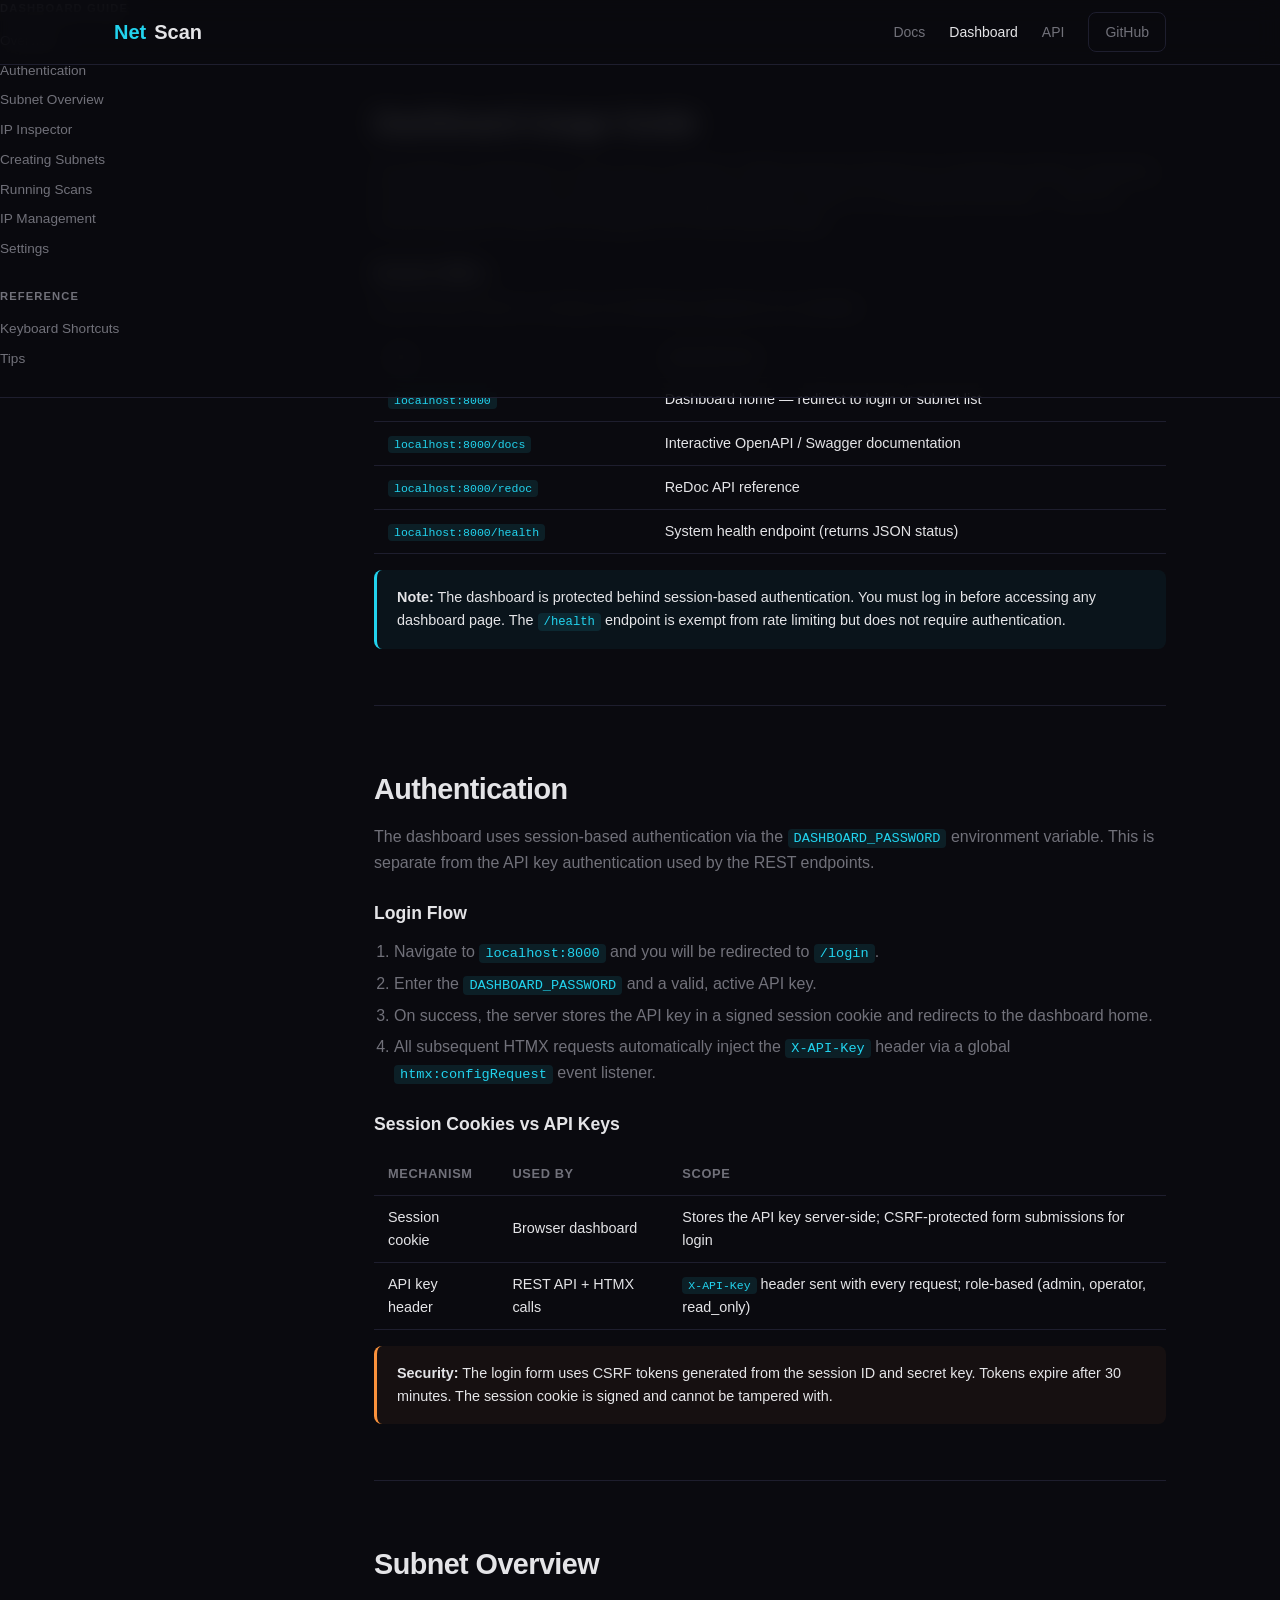
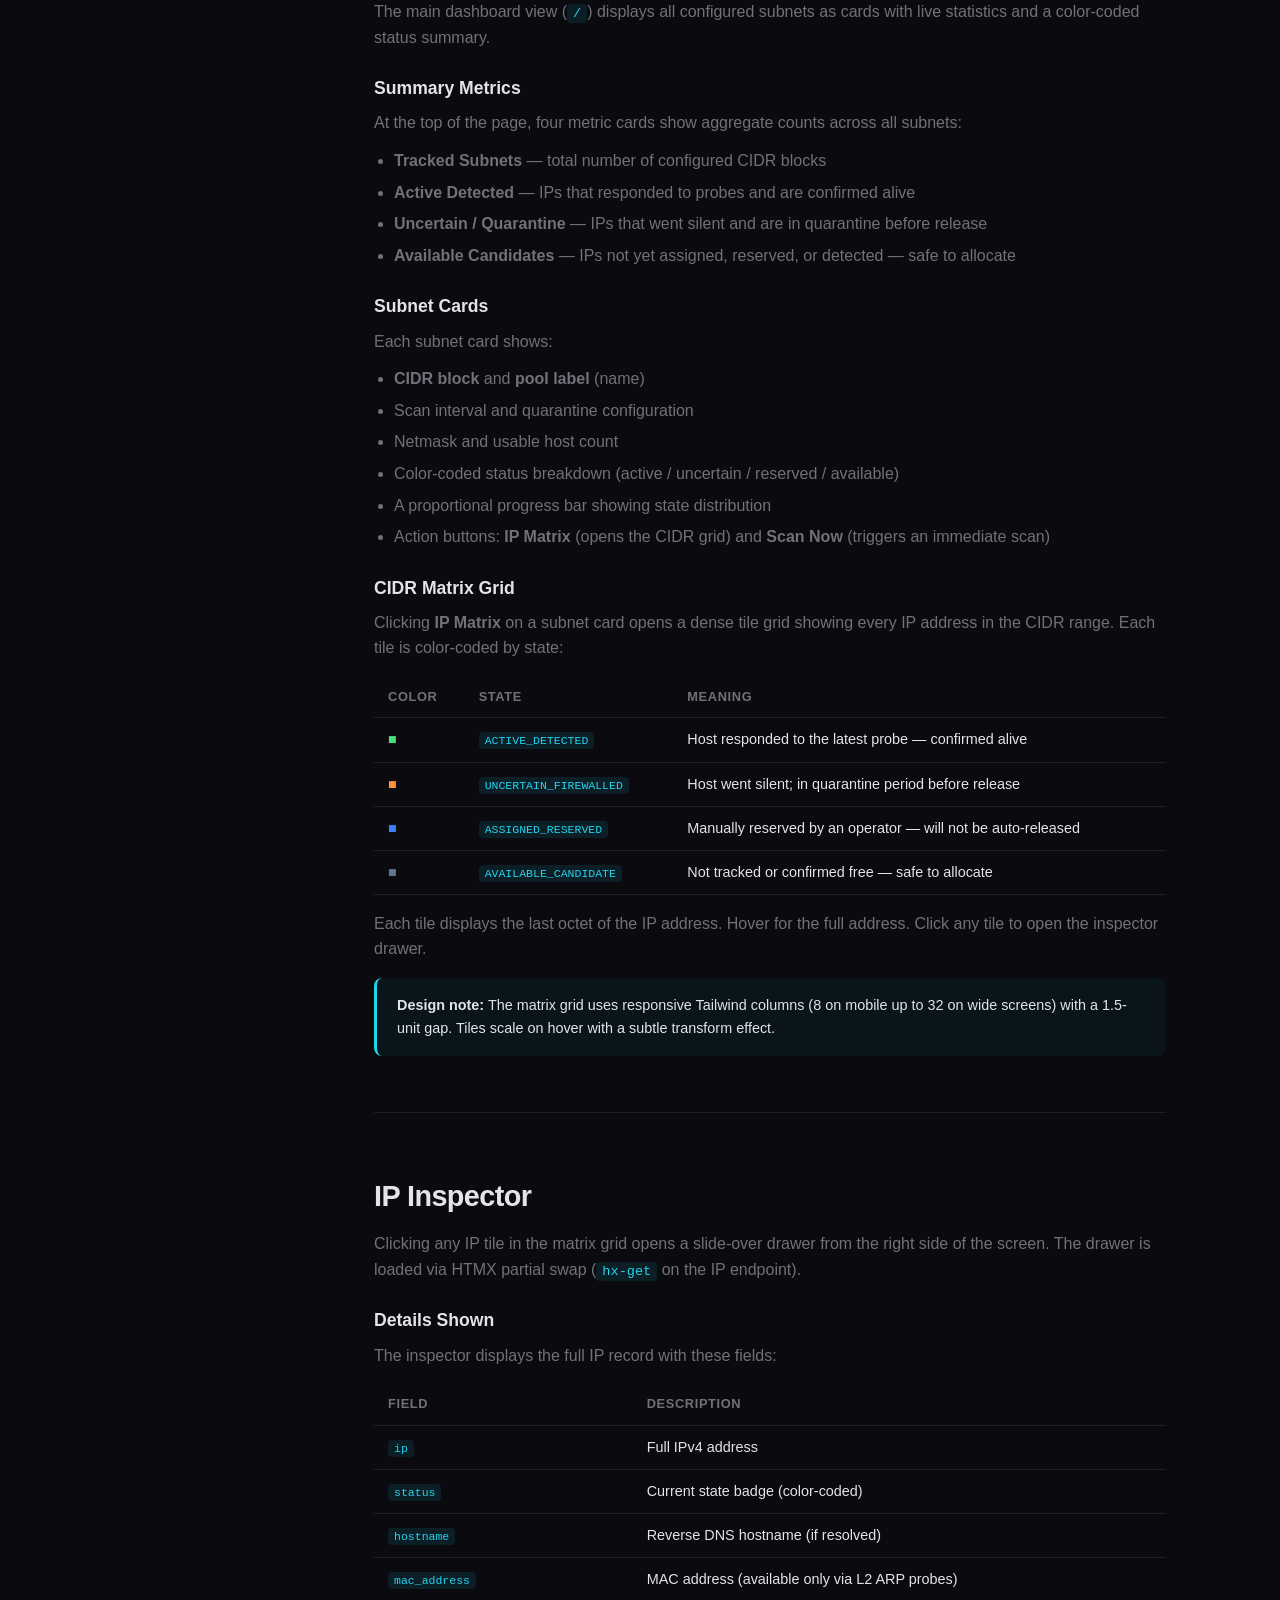
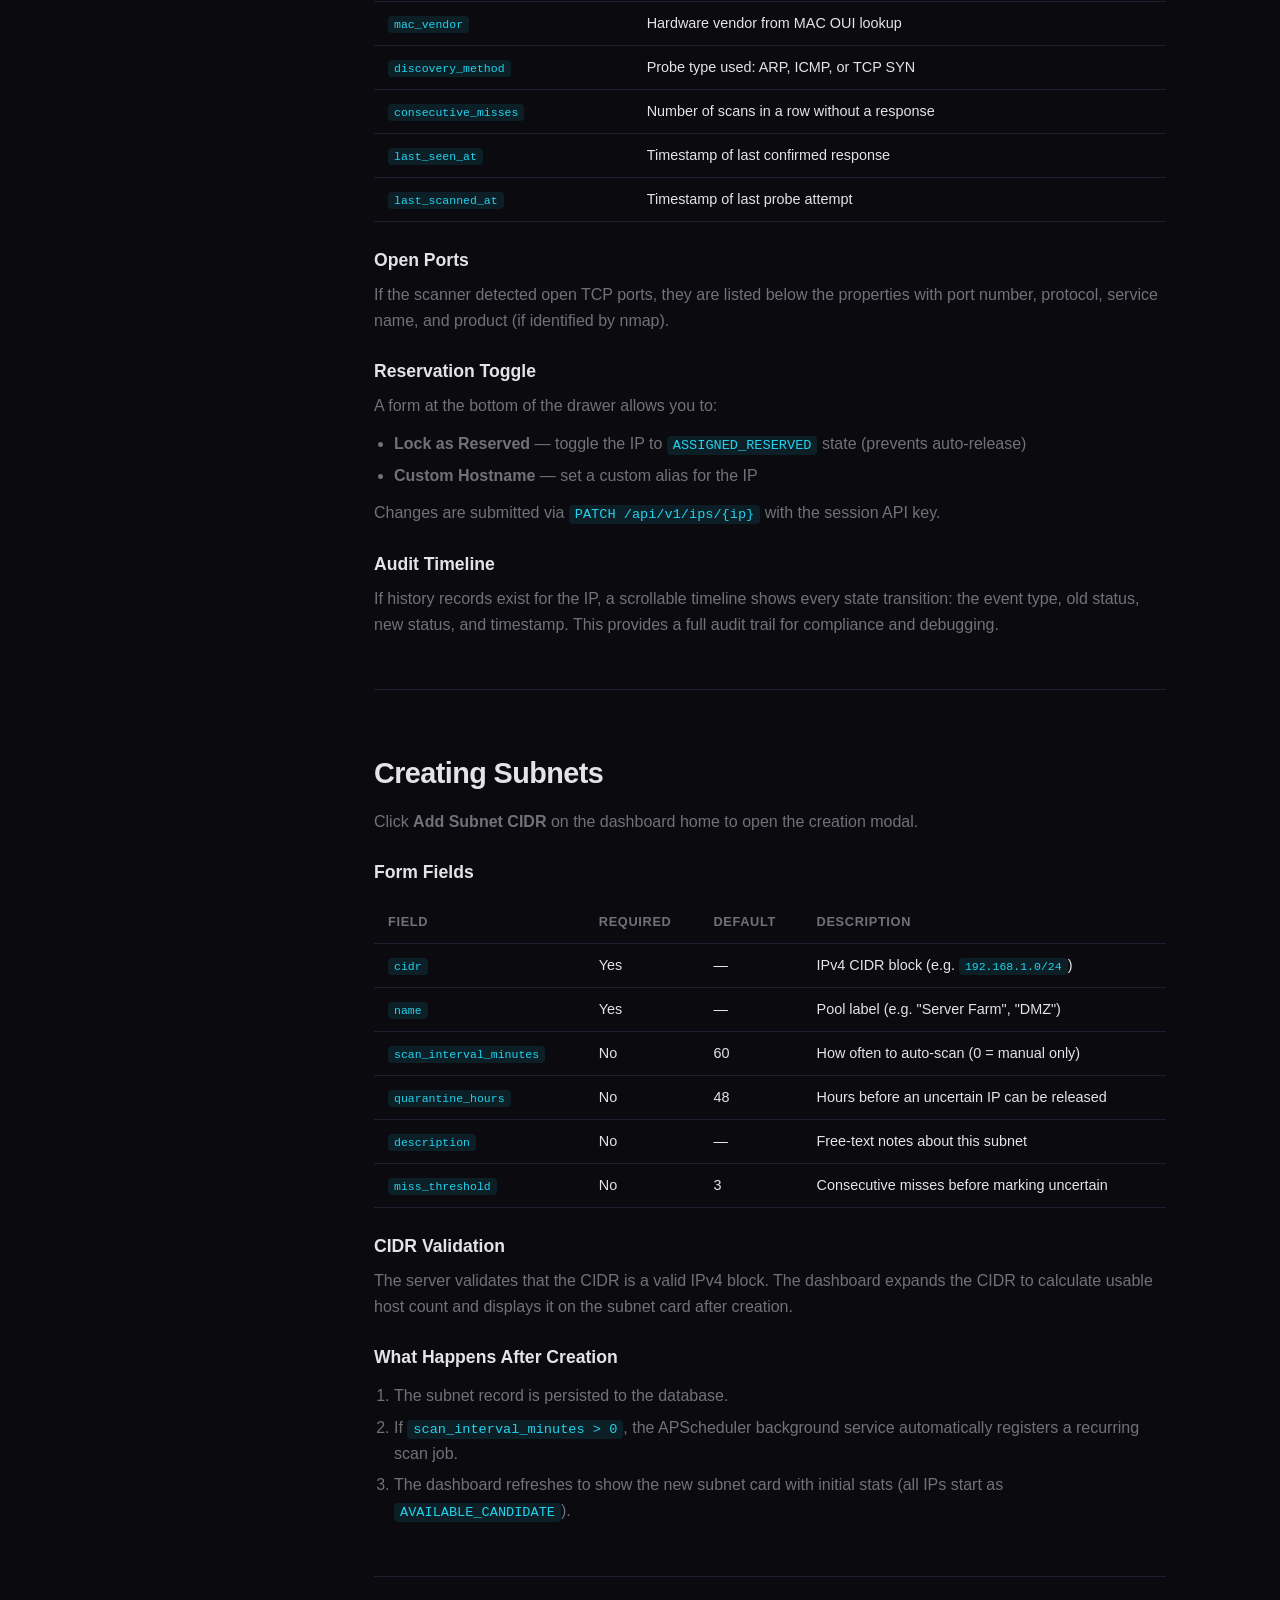
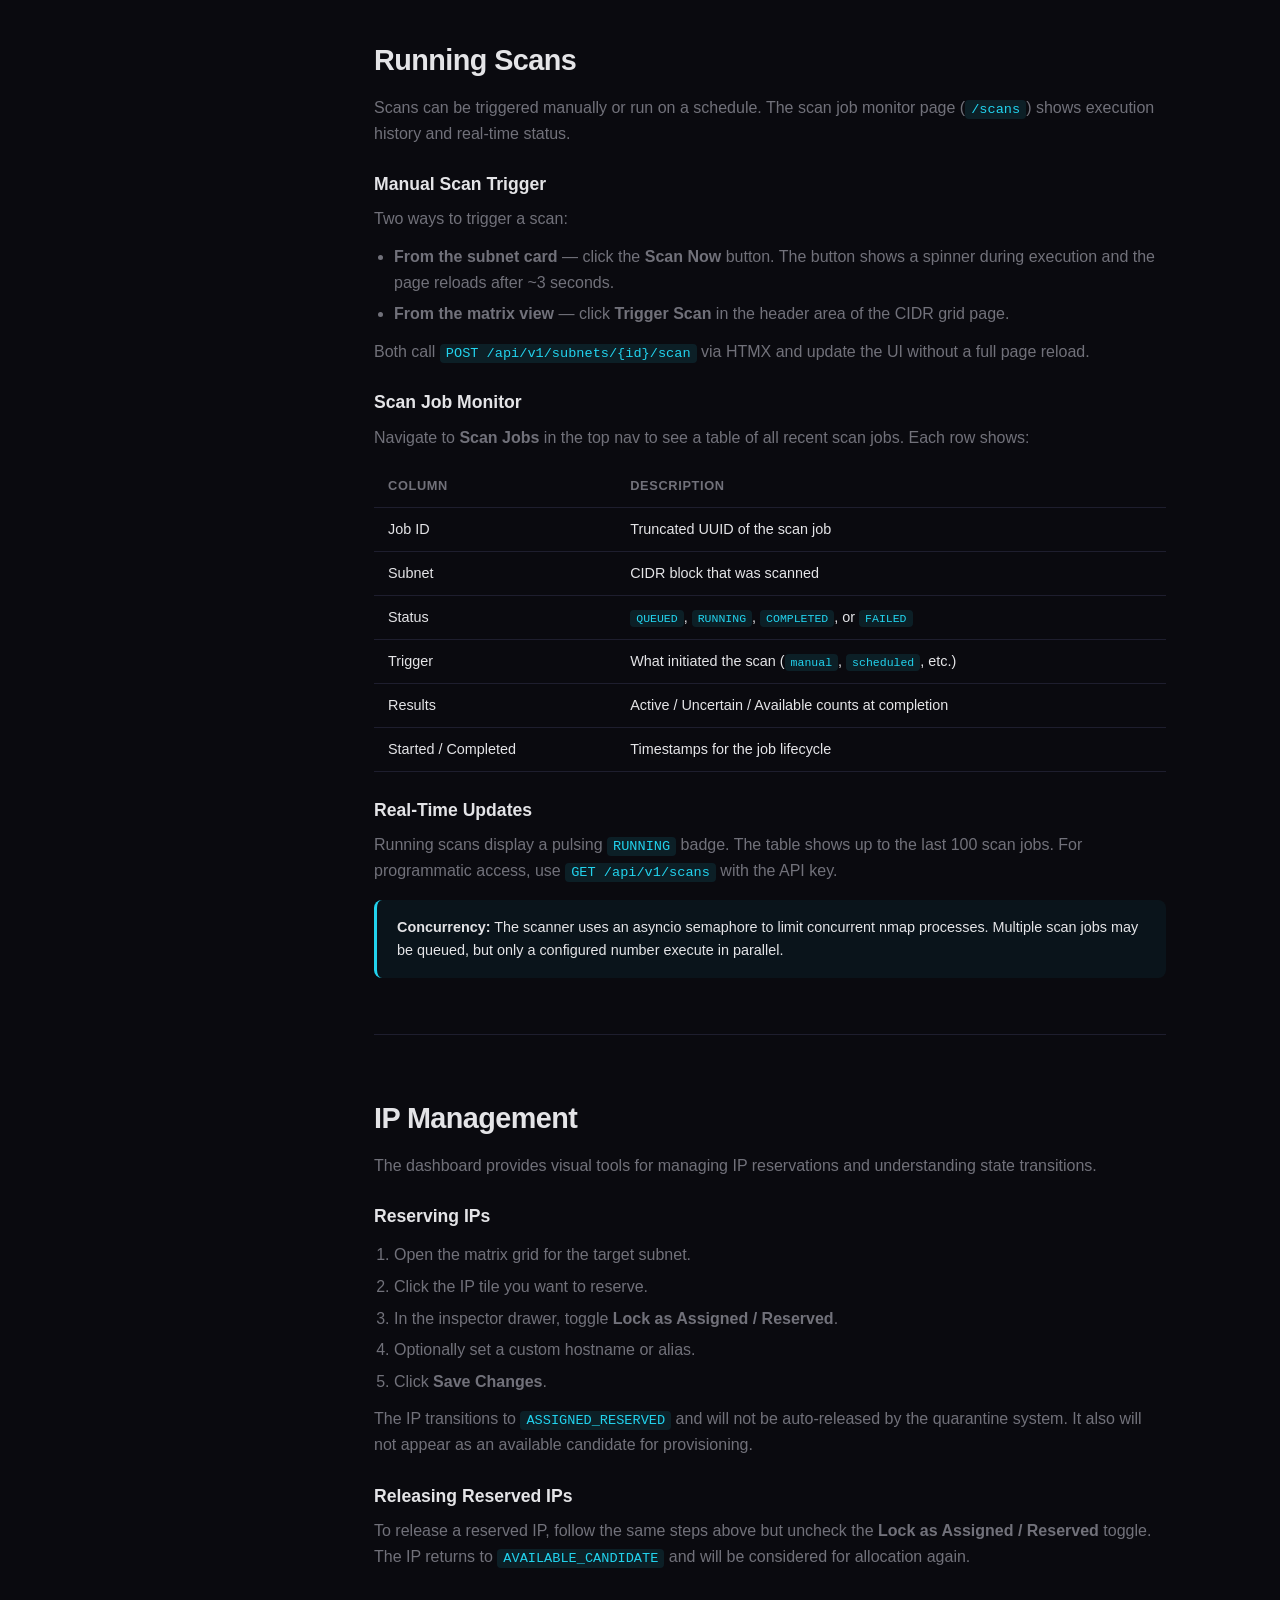
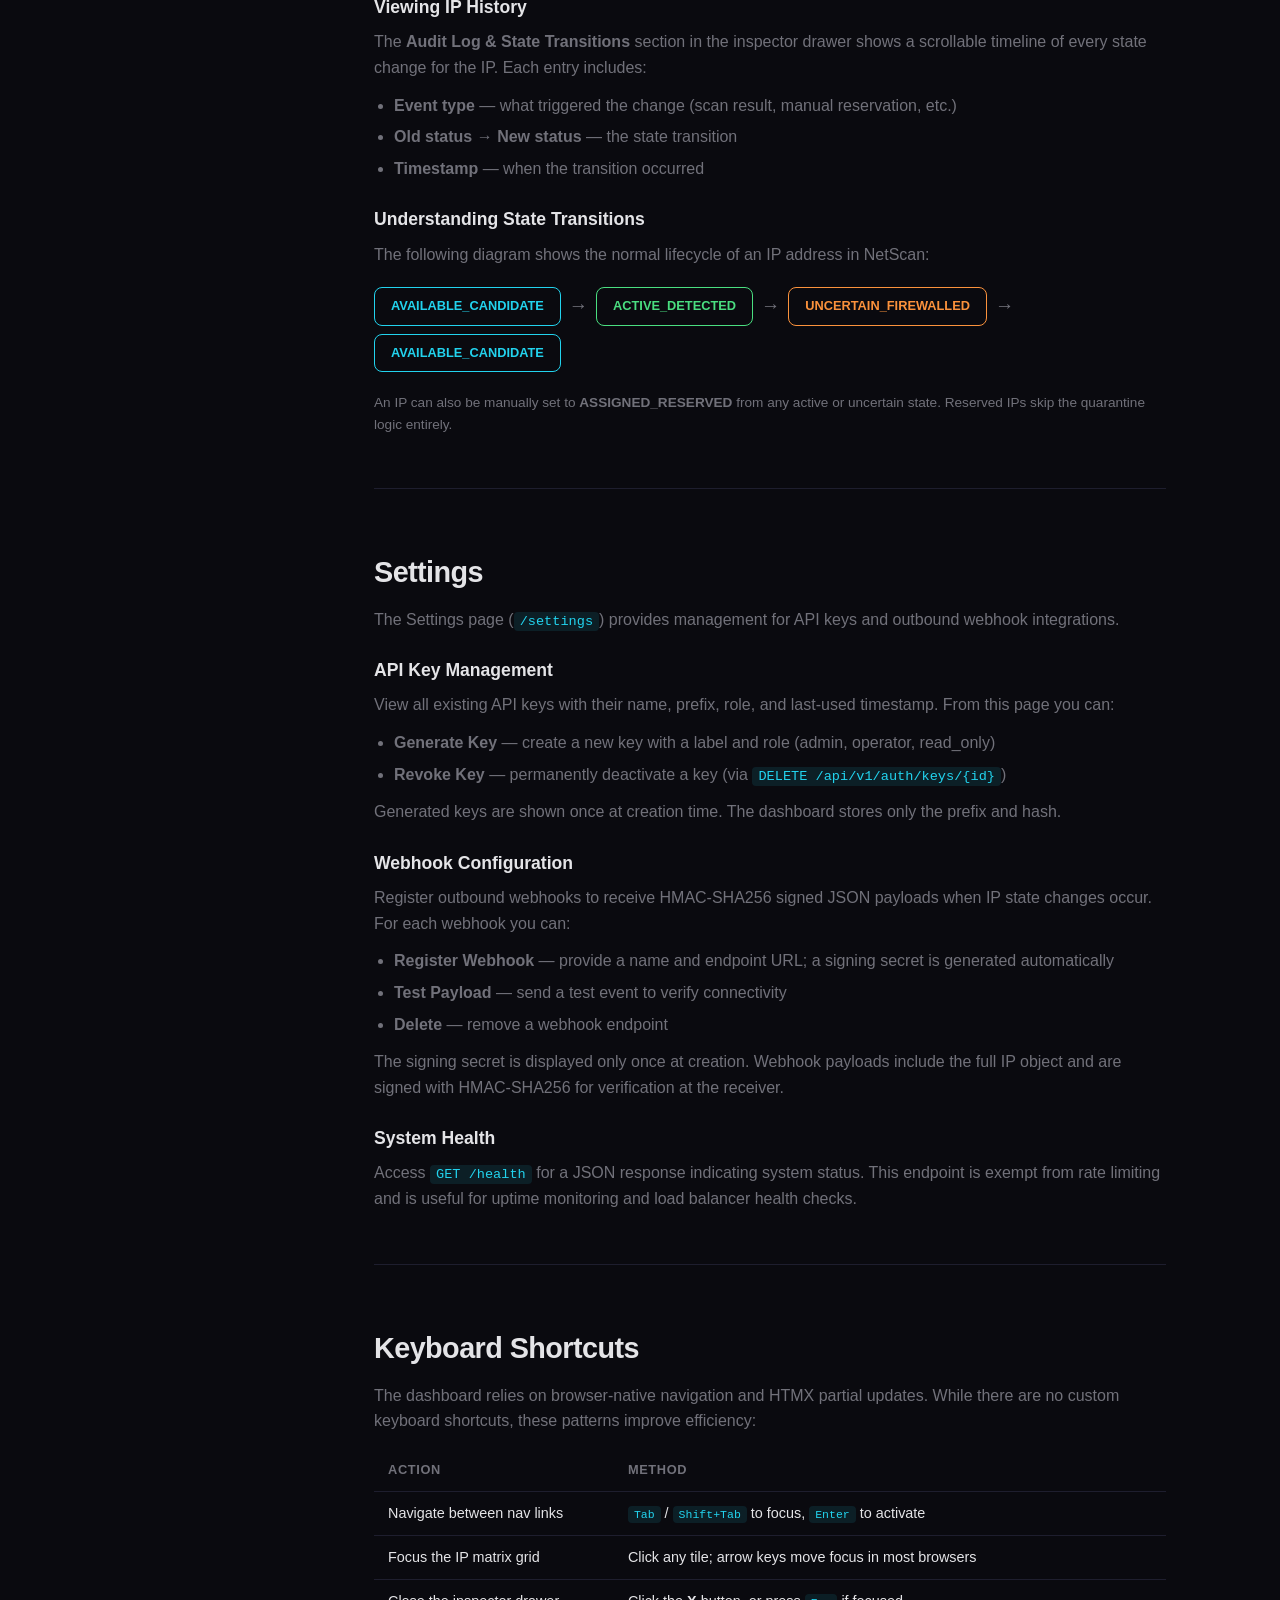
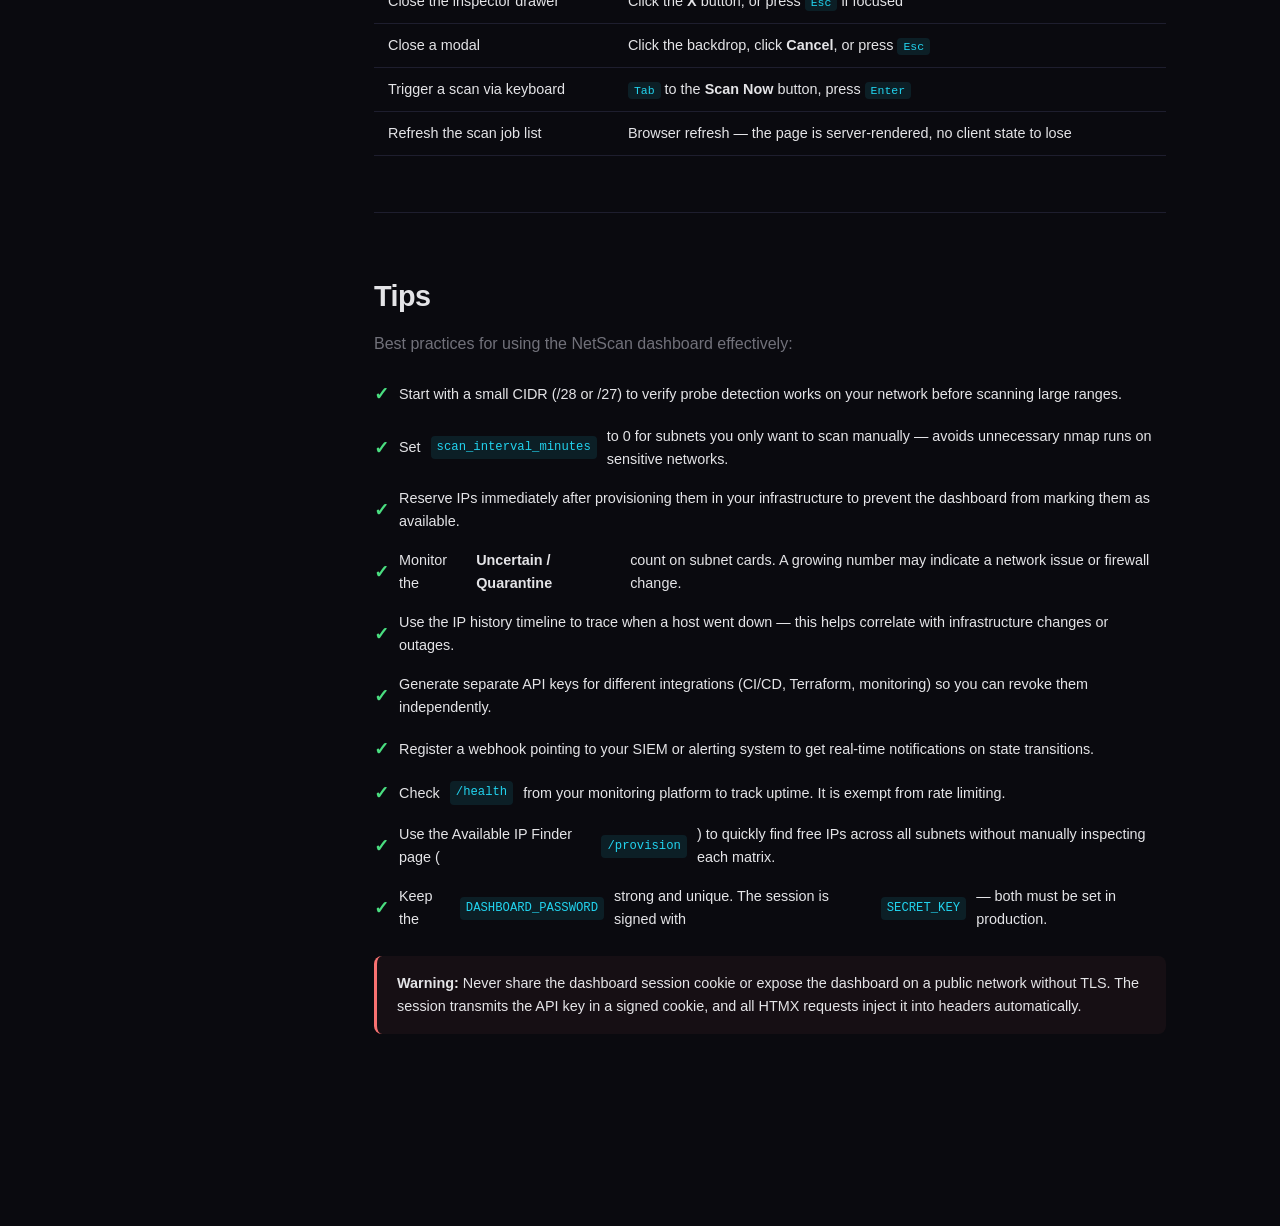
<file: docs/dashboard.html>
<!DOCTYPE html>
<html lang="en">
<head>
    <meta charset="UTF-8">
    <meta name="viewport" content="width=device-width, initial-scale=1.0">
    <title>Dashboard — NetScan</title>
    <meta name="description" content="Usage guide for the NetScan HTMX dashboard — IP matrix grid, inspector drawer, scan monitor, and subnet management.">
    <link rel="icon" href="data:image/svg+xml,<svg xmlns='http://www.w3.org/2000/svg' viewBox='0 0 100 100'><text y='.9em' font-size='90'>🔍</text></svg>">
    <link rel="stylesheet" href="style.css">
</head>
<body>

<nav>
    <div class="container">
        <a href="index.html" class="logo"><span>Net</span>Scan</a>
        <div class="nav-links">
            <a href="docs.html">Docs</a>
            <a href="dashboard.html" class="active">Dashboard</a>
            <a href="api.html">API</a>
            <a href="https://github.com/suryawanshisuraj90945-hub/netscan" class="btn btn-outline" target="_blank">GitHub</a>
        </div>
    </div>
</nav>

<div class="docs-page">
    <div class="container">
        <aside class="sidebar">
            <nav class="sidebar-nav">
                <div class="sidebar-section">
                    <h4>Dashboard Guide</h4>
                    <a href="#overview">Overview</a>
                    <a href="#auth">Authentication</a>
                    <a href="#subnets">Subnet Overview</a>
                    <a href="#inspector">IP Inspector</a>
                    <a href="#creating">Creating Subnets</a>
                    <a href="#scanning">Running Scans</a>
                    <a href="#ip-management">IP Management</a>
                    <a href="#settings">Settings</a>
                </div>
                <div class="sidebar-section">
                    <h4>Reference</h4>
                    <a href="#shortcuts">Keyboard Shortcuts</a>
                    <a href="#tips">Tips</a>
                </div>
            </nav>
        </aside>

        <div class="docs-content">

            <section id="overview">
                <h1>Dashboard Usage Guide</h1>
                <p>The NetScan dashboard is a fully server-rendered, HTMX-powered interface for managing subnets, inspecting IP states, triggering scans, and monitoring background jobs. There is no JavaScript build step &mdash; the UI is served directly by FastAPI and updated via HTMX partial swaps.</p>

                <h3>Access URLs</h3>
                <p>Once the dev server is running, the following endpoints are available:</p>

                <table>
                    <thead>
                        <tr>
                            <th>URL</th>
                            <th>Description</th>
                        </tr>
                    </thead>
                    <tbody>
                        <tr>
                            <td><code>localhost:8000</code></td>
                            <td>Dashboard home &mdash; redirect to login or subnet list</td>
                        </tr>
                        <tr>
                            <td><code>localhost:8000/docs</code></td>
                            <td>Interactive OpenAPI / Swagger documentation</td>
                        </tr>
                        <tr>
                            <td><code>localhost:8000/redoc</code></td>
                            <td>ReDoc API reference</td>
                        </tr>
                        <tr>
                            <td><code>localhost:8000/health</code></td>
                            <td>System health endpoint (returns JSON status)</td>
                        </tr>
                    </tbody>
                </table>

                <div class="callout callout-info">
                    <strong>Note:</strong> The dashboard is protected behind session-based authentication. You must log in before accessing any dashboard page. The <code>/health</code> endpoint is exempt from rate limiting but does not require authentication.
                </div>
            </section>

            <section id="auth">
                <h1>Authentication</h1>
                <p>The dashboard uses session-based authentication via the <code>DASHBOARD_PASSWORD</code> environment variable. This is separate from the API key authentication used by the REST endpoints.</p>

                <h3>Login Flow</h3>
                <ol>
                    <li>Navigate to <code>localhost:8000</code> and you will be redirected to <code>/login</code>.</li>
                    <li>Enter the <code>DASHBOARD_PASSWORD</code> and a valid, active API key.</li>
                    <li>On success, the server stores the API key in a signed session cookie and redirects to the dashboard home.</li>
                    <li>All subsequent HTMX requests automatically inject the <code>X-API-Key</code> header via a global <code>htmx:configRequest</code> event listener.</li>
                </ol>

                <h3>Session Cookies vs API Keys</h3>
                <table>
                    <thead>
                        <tr>
                            <th>Mechanism</th>
                            <th>Used By</th>
                            <th>Scope</th>
                        </tr>
                    </thead>
                    <tbody>
                        <tr>
                            <td>Session cookie</td>
                            <td>Browser dashboard</td>
                            <td>Stores the API key server-side; CSRF-protected form submissions for login</td>
                        </tr>
                        <tr>
                            <td>API key header</td>
                            <td>REST API + HTMX calls</td>
                            <td><code>X-API-Key</code> header sent with every request; role-based (admin, operator, read_only)</td>
                        </tr>
                    </tbody>
                </table>

                <div class="callout callout-warning">
                    <strong>Security:</strong> The login form uses CSRF tokens generated from the session ID and secret key. Tokens expire after 30 minutes. The session cookie is signed and cannot be tampered with.
                </div>
            </section>

            <section id="subnets">
                <h1>Subnet Overview</h1>
                <p>The main dashboard view (<code>/</code>) displays all configured subnets as cards with live statistics and a color-coded status summary.</p>

                <h3>Summary Metrics</h3>
                <p>At the top of the page, four metric cards show aggregate counts across all subnets:</p>
                <ul>
                    <li><strong>Tracked Subnets</strong> &mdash; total number of configured CIDR blocks</li>
                    <li><strong>Active Detected</strong> &mdash; IPs that responded to probes and are confirmed alive</li>
                    <li><strong>Uncertain / Quarantine</strong> &mdash; IPs that went silent and are in quarantine before release</li>
                    <li><strong>Available Candidates</strong> &mdash; IPs not yet assigned, reserved, or detected &mdash; safe to allocate</li>
                </ul>

                <h3>Subnet Cards</h3>
                <p>Each subnet card shows:</p>
                <ul>
                    <li><strong>CIDR block</strong> and <strong>pool label</strong> (name)</li>
                    <li>Scan interval and quarantine configuration</li>
                    <li>Netmask and usable host count</li>
                    <li>Color-coded status breakdown (active / uncertain / reserved / available)</li>
                    <li>A proportional progress bar showing state distribution</li>
                    <li>Action buttons: <strong>IP Matrix</strong> (opens the CIDR grid) and <strong>Scan Now</strong> (triggers an immediate scan)</li>
                </ul>

                <h3>CIDR Matrix Grid</h3>
                <p>Clicking <strong>IP Matrix</strong> on a subnet card opens a dense tile grid showing every IP address in the CIDR range. Each tile is color-coded by state:</p>
                <table>
                    <thead>
                        <tr>
                            <th>Color</th>
                            <th>State</th>
                            <th>Meaning</th>
                        </tr>
                    </thead>
                    <tbody>
                        <tr>
                            <td><span style="color:#4ade80">&#9632;</span></td>
                            <td><code>ACTIVE_DETECTED</code></td>
                            <td>Host responded to the latest probe &mdash; confirmed alive</td>
                        </tr>
                        <tr>
                            <td><span style="color:#fb923c">&#9632;</span></td>
                            <td><code>UNCERTAIN_FIREWALLED</code></td>
                            <td>Host went silent; in quarantine period before release</td>
                        </tr>
                        <tr>
                            <td><span style="color:#3b82f6">&#9632;</span></td>
                            <td><code>ASSIGNED_RESERVED</code></td>
                            <td>Manually reserved by an operator &mdash; will not be auto-released</td>
                        </tr>
                        <tr>
                            <td><span style="color:#64748b">&#9632;</span></td>
                            <td><code>AVAILABLE_CANDIDATE</code></td>
                            <td>Not tracked or confirmed free &mdash; safe to allocate</td>
                        </tr>
                    </tbody>
                </table>

                <p>Each tile displays the last octet of the IP address. Hover for the full address. Click any tile to open the inspector drawer.</p>

                <div class="callout callout-info">
                    <strong>Design note:</strong> The matrix grid uses responsive Tailwind columns (8 on mobile up to 32 on wide screens) with a 1.5-unit gap. Tiles scale on hover with a subtle transform effect.
                </div>
            </section>

            <section id="inspector">
                <h1>IP Inspector</h1>
                <p>Clicking any IP tile in the matrix grid opens a slide-over drawer from the right side of the screen. The drawer is loaded via HTMX partial swap (<code>hx-get</code> on the IP endpoint).</p>

                <h3>Details Shown</h3>
                <p>The inspector displays the full IP record with these fields:</p>
                <table>
                    <thead>
                        <tr>
                            <th>Field</th>
                            <th>Description</th>
                        </tr>
                    </thead>
                    <tbody>
                        <tr>
                            <td><code>ip</code></td>
                            <td>Full IPv4 address</td>
                        </tr>
                        <tr>
                            <td><code>status</code></td>
                            <td>Current state badge (color-coded)</td>
                        </tr>
                        <tr>
                            <td><code>hostname</code></td>
                            <td>Reverse DNS hostname (if resolved)</td>
                        </tr>
                        <tr>
                            <td><code>mac_address</code></td>
                            <td>MAC address (available only via L2 ARP probes)</td>
                        </tr>
                        <tr>
                            <td><code>mac_vendor</code></td>
                            <td>Hardware vendor from MAC OUI lookup</td>
                        </tr>
                        <tr>
                            <td><code>discovery_method</code></td>
                            <td>Probe type used: ARP, ICMP, or TCP SYN</td>
                        </tr>
                        <tr>
                            <td><code>consecutive_misses</code></td>
                            <td>Number of scans in a row without a response</td>
                        </tr>
                        <tr>
                            <td><code>last_seen_at</code></td>
                            <td>Timestamp of last confirmed response</td>
                        </tr>
                        <tr>
                            <td><code>last_scanned_at</code></td>
                            <td>Timestamp of last probe attempt</td>
                        </tr>
                    </tbody>
                </table>

                <h3>Open Ports</h3>
                <p>If the scanner detected open TCP ports, they are listed below the properties with port number, protocol, service name, and product (if identified by nmap).</p>

                <h3>Reservation Toggle</h3>
                <p>A form at the bottom of the drawer allows you to:</p>
                <ul>
                    <li><strong>Lock as Reserved</strong> &mdash; toggle the IP to <code>ASSIGNED_RESERVED</code> state (prevents auto-release)</li>
                    <li><strong>Custom Hostname</strong> &mdash; set a custom alias for the IP</li>
                </ul>
                <p>Changes are submitted via <code>PATCH /api/v1/ips/{ip}</code> with the session API key.</p>

                <h3>Audit Timeline</h3>
                <p>If history records exist for the IP, a scrollable timeline shows every state transition: the event type, old status, new status, and timestamp. This provides a full audit trail for compliance and debugging.</p>
            </section>

            <section id="creating">
                <h1>Creating Subnets</h1>
                <p>Click <strong>Add Subnet CIDR</strong> on the dashboard home to open the creation modal.</p>

                <h3>Form Fields</h3>
                <table>
                    <thead>
                        <tr>
                            <th>Field</th>
                            <th>Required</th>
                            <th>Default</th>
                            <th>Description</th>
                        </tr>
                    </thead>
                    <tbody>
                        <tr>
                            <td><code>cidr</code></td>
                            <td>Yes</td>
                            <td>&mdash;</td>
                            <td>IPv4 CIDR block (e.g. <code>192.168.1.0/24</code>)</td>
                        </tr>
                        <tr>
                            <td><code>name</code></td>
                            <td>Yes</td>
                            <td>&mdash;</td>
                            <td>Pool label (e.g. "Server Farm", "DMZ")</td>
                        </tr>
                        <tr>
                            <td><code>scan_interval_minutes</code></td>
                            <td>No</td>
                            <td>60</td>
                            <td>How often to auto-scan (0 = manual only)</td>
                        </tr>
                        <tr>
                            <td><code>quarantine_hours</code></td>
                            <td>No</td>
                            <td>48</td>
                            <td>Hours before an uncertain IP can be released</td>
                        </tr>
                        <tr>
                            <td><code>description</code></td>
                            <td>No</td>
                            <td>&mdash;</td>
                            <td>Free-text notes about this subnet</td>
                        </tr>
                        <tr>
                            <td><code>miss_threshold</code></td>
                            <td>No</td>
                            <td>3</td>
                            <td>Consecutive misses before marking uncertain</td>
                        </tr>
                    </tbody>
                </table>

                <h3>CIDR Validation</h3>
                <p>The server validates that the CIDR is a valid IPv4 block. The dashboard expands the CIDR to calculate usable host count and displays it on the subnet card after creation.</p>

                <h3>What Happens After Creation</h3>
                <ol>
                    <li>The subnet record is persisted to the database.</li>
                    <li>If <code>scan_interval_minutes &gt; 0</code>, the APScheduler background service automatically registers a recurring scan job.</li>
                    <li>The dashboard refreshes to show the new subnet card with initial stats (all IPs start as <code>AVAILABLE_CANDIDATE</code>).</li>
                </ol>
            </section>

            <section id="scanning">
                <h1>Running Scans</h1>
                <p>Scans can be triggered manually or run on a schedule. The scan job monitor page (<code>/scans</code>) shows execution history and real-time status.</p>

                <h3>Manual Scan Trigger</h3>
                <p>Two ways to trigger a scan:</p>
                <ul>
                    <li><strong>From the subnet card</strong> &mdash; click the <strong>Scan Now</strong> button. The button shows a spinner during execution and the page reloads after ~3 seconds.</li>
                    <li><strong>From the matrix view</strong> &mdash; click <strong>Trigger Scan</strong> in the header area of the CIDR grid page.</li>
                </ul>
                <p>Both call <code>POST /api/v1/subnets/{id}/scan</code> via HTMX and update the UI without a full page reload.</p>

                <h3>Scan Job Monitor</h3>
                <p>Navigate to <strong>Scan Jobs</strong> in the top nav to see a table of all recent scan jobs. Each row shows:</p>
                <table>
                    <thead>
                        <tr>
                            <th>Column</th>
                            <th>Description</th>
                        </tr>
                    </thead>
                    <tbody>
                        <tr>
                            <td>Job ID</td>
                            <td>Truncated UUID of the scan job</td>
                        </tr>
                        <tr>
                            <td>Subnet</td>
                            <td>CIDR block that was scanned</td>
                        </tr>
                        <tr>
                            <td>Status</td>
                            <td><code>QUEUED</code>, <code>RUNNING</code>, <code>COMPLETED</code>, or <code>FAILED</code></td>
                        </tr>
                        <tr>
                            <td>Trigger</td>
                            <td>What initiated the scan (<code>manual</code>, <code>scheduled</code>, etc.)</td>
                        </tr>
                        <tr>
                            <td>Results</td>
                            <td>Active / Uncertain / Available counts at completion</td>
                        </tr>
                        <tr>
                            <td>Started / Completed</td>
                            <td>Timestamps for the job lifecycle</td>
                        </tr>
                    </tbody>
                </table>

                <h3>Real-Time Updates</h3>
                <p>Running scans display a pulsing <code>RUNNING</code> badge. The table shows up to the last 100 scan jobs. For programmatic access, use <code>GET /api/v1/scans</code> with the API key.</p>

                <div class="callout callout-info">
                    <strong>Concurrency:</strong> The scanner uses an asyncio semaphore to limit concurrent nmap processes. Multiple scan jobs may be queued, but only a configured number execute in parallel.
                </div>
            </section>

            <section id="ip-management">
                <h1>IP Management</h1>
                <p>The dashboard provides visual tools for managing IP reservations and understanding state transitions.</p>

                <h3>Reserving IPs</h3>
                <ol>
                    <li>Open the matrix grid for the target subnet.</li>
                    <li>Click the IP tile you want to reserve.</li>
                    <li>In the inspector drawer, toggle <strong>Lock as Assigned / Reserved</strong>.</li>
                    <li>Optionally set a custom hostname or alias.</li>
                    <li>Click <strong>Save Changes</strong>.</li>
                </ol>
                <p>The IP transitions to <code>ASSIGNED_RESERVED</code> and will not be auto-released by the quarantine system. It also will not appear as an available candidate for provisioning.</p>

                <h3>Releasing Reserved IPs</h3>
                <p>To release a reserved IP, follow the same steps above but uncheck the <strong>Lock as Assigned / Reserved</strong> toggle. The IP returns to <code>AVAILABLE_CANDIDATE</code> and will be considered for allocation again.</p>

                <h3>Viewing IP History</h3>
                <p>The <strong>Audit Log &amp; State Transitions</strong> section in the inspector drawer shows a scrollable timeline of every state change for the IP. Each entry includes:</p>
                <ul>
                    <li><strong>Event type</strong> &mdash; what triggered the change (scan result, manual reservation, etc.)</li>
                    <li><strong>Old status &rarr; New status</strong> &mdash; the state transition</li>
                    <li><strong>Timestamp</strong> &mdash; when the transition occurred</li>
                </ul>

                <h3>Understanding State Transitions</h3>
                <p>The following diagram shows the normal lifecycle of an IP address in NetScan:</p>

                <div class="flow-diagram">
                    <span class="flow-step available">AVAILABLE_CANDIDATE</span>
                    <span class="flow-arrow">&rarr;</span>
                    <span class="flow-step active">ACTIVE_DETECTED</span>
                    <span class="flow-arrow">&rarr;</span>
                    <span class="flow-step uncertain">UNCERTAIN_FIREWALLED</span>
                    <span class="flow-arrow">&rarr;</span>
                    <span class="flow-step available">AVAILABLE_CANDIDATE</span>
                </div>
                <p style="color:var(--muted);font-size:.85rem;margin-top:8px">An IP can also be manually set to <strong>ASSIGNED_RESERVED</strong> from any active or uncertain state. Reserved IPs skip the quarantine logic entirely.</p>
            </section>

            <section id="settings">
                <h1>Settings</h1>
                <p>The Settings page (<code>/settings</code>) provides management for API keys and outbound webhook integrations.</p>

                <h3>API Key Management</h3>
                <p>View all existing API keys with their name, prefix, role, and last-used timestamp. From this page you can:</p>
                <ul>
                    <li><strong>Generate Key</strong> &mdash; create a new key with a label and role (admin, operator, read_only)</li>
                    <li><strong>Revoke Key</strong> &mdash; permanently deactivate a key (via <code>DELETE /api/v1/auth/keys/{id}</code>)</li>
                </ul>
                <p>Generated keys are shown once at creation time. The dashboard stores only the prefix and hash.</p>

                <h3>Webhook Configuration</h3>
                <p>Register outbound webhooks to receive HMAC-SHA256 signed JSON payloads when IP state changes occur. For each webhook you can:</p>
                <ul>
                    <li><strong>Register Webhook</strong> &mdash; provide a name and endpoint URL; a signing secret is generated automatically</li>
                    <li><strong>Test Payload</strong> &mdash; send a test event to verify connectivity</li>
                    <li><strong>Delete</strong> &mdash; remove a webhook endpoint</li>
                </ul>
                <p>The signing secret is displayed only once at creation. Webhook payloads include the full IP object and are signed with HMAC-SHA256 for verification at the receiver.</p>

                <h3>System Health</h3>
                <p>Access <code>GET /health</code> for a JSON response indicating system status. This endpoint is exempt from rate limiting and is useful for uptime monitoring and load balancer health checks.</p>
            </section>

            <section id="shortcuts">
                <h1>Keyboard Shortcuts</h1>
                <p>The dashboard relies on browser-native navigation and HTMX partial updates. While there are no custom keyboard shortcuts, these patterns improve efficiency:</p>

                <table>
                    <thead>
                        <tr>
                            <th>Action</th>
                            <th>Method</th>
                        </tr>
                    </thead>
                    <tbody>
                        <tr>
                            <td>Navigate between nav links</td>
                            <td><code>Tab</code> / <code>Shift+Tab</code> to focus, <code>Enter</code> to activate</td>
                        </tr>
                        <tr>
                            <td>Focus the IP matrix grid</td>
                            <td>Click any tile; arrow keys move focus in most browsers</td>
                        </tr>
                        <tr>
                            <td>Close the inspector drawer</td>
                            <td>Click the <strong>X</strong> button, or press <code>Esc</code> if focused</td>
                        </tr>
                        <tr>
                            <td>Close a modal</td>
                            <td>Click the backdrop, click <strong>Cancel</strong>, or press <code>Esc</code></td>
                        </tr>
                        <tr>
                            <td>Trigger a scan via keyboard</td>
                            <td><code>Tab</code> to the <strong>Scan Now</strong> button, press <code>Enter</code></td>
                        </tr>
                        <tr>
                            <td>Refresh the scan job list</td>
                            <td>Browser refresh &mdash; the page is server-rendered, no client state to lose</td>
                        </tr>
                    </tbody>
                </table>
            </section>

            <section id="tips">
                <h1>Tips</h1>
                <p>Best practices for using the NetScan dashboard effectively:</p>

                <div class="checklist">
                    <div class="check-item"><span class="check-icon">&#10003;</span> Start with a small CIDR (/28 or /27) to verify probe detection works on your network before scanning large ranges.</div>
                    <div class="check-item"><span class="check-icon">&#10003;</span> Set <code>scan_interval_minutes</code> to 0 for subnets you only want to scan manually &mdash; avoids unnecessary nmap runs on sensitive networks.</div>
                    <div class="check-item"><span class="check-icon">&#10003;</span> Reserve IPs immediately after provisioning them in your infrastructure to prevent the dashboard from marking them as available.</div>
                    <div class="check-item"><span class="check-icon">&#10003;</span> Monitor the <strong>Uncertain / Quarantine</strong> count on subnet cards. A growing number may indicate a network issue or firewall change.</div>
                    <div class="check-item"><span class="check-icon">&#10003;</span> Use the IP history timeline to trace when a host went down &mdash; this helps correlate with infrastructure changes or outages.</div>
                    <div class="check-item"><span class="check-icon">&#10003;</span> Generate separate API keys for different integrations (CI/CD, Terraform, monitoring) so you can revoke them independently.</div>
                    <div class="check-item"><span class="check-icon">&#10003;</span> Register a webhook pointing to your SIEM or alerting system to get real-time notifications on state transitions.</div>
                    <div class="check-item"><span class="check-icon">&#10003;</span> Check <code>/health</code> from your monitoring platform to track uptime. It is exempt from rate limiting.</div>
                    <div class="check-item"><span class="check-icon">&#10003;</span> Use the Available IP Finder page (<code>/provision</code>) to quickly find free IPs across all subnets without manually inspecting each matrix.</div>
                    <div class="check-item"><span class="check-icon">&#10003;</span> Keep the <code>DASHBOARD_PASSWORD</code> strong and unique. The session is signed with <code>SECRET_KEY</code> &mdash; both must be set in production.</div>
                </div>

                <div class="callout callout-danger">
                    <strong>Warning:</strong> Never share the dashboard session cookie or expose the dashboard on a public network without TLS. The session transmits the API key in a signed cookie, and all HTMX requests inject it into headers automatically.
                </div>
            </section>

        </div>
    </div>
</div>

</body>
</html>
</file>
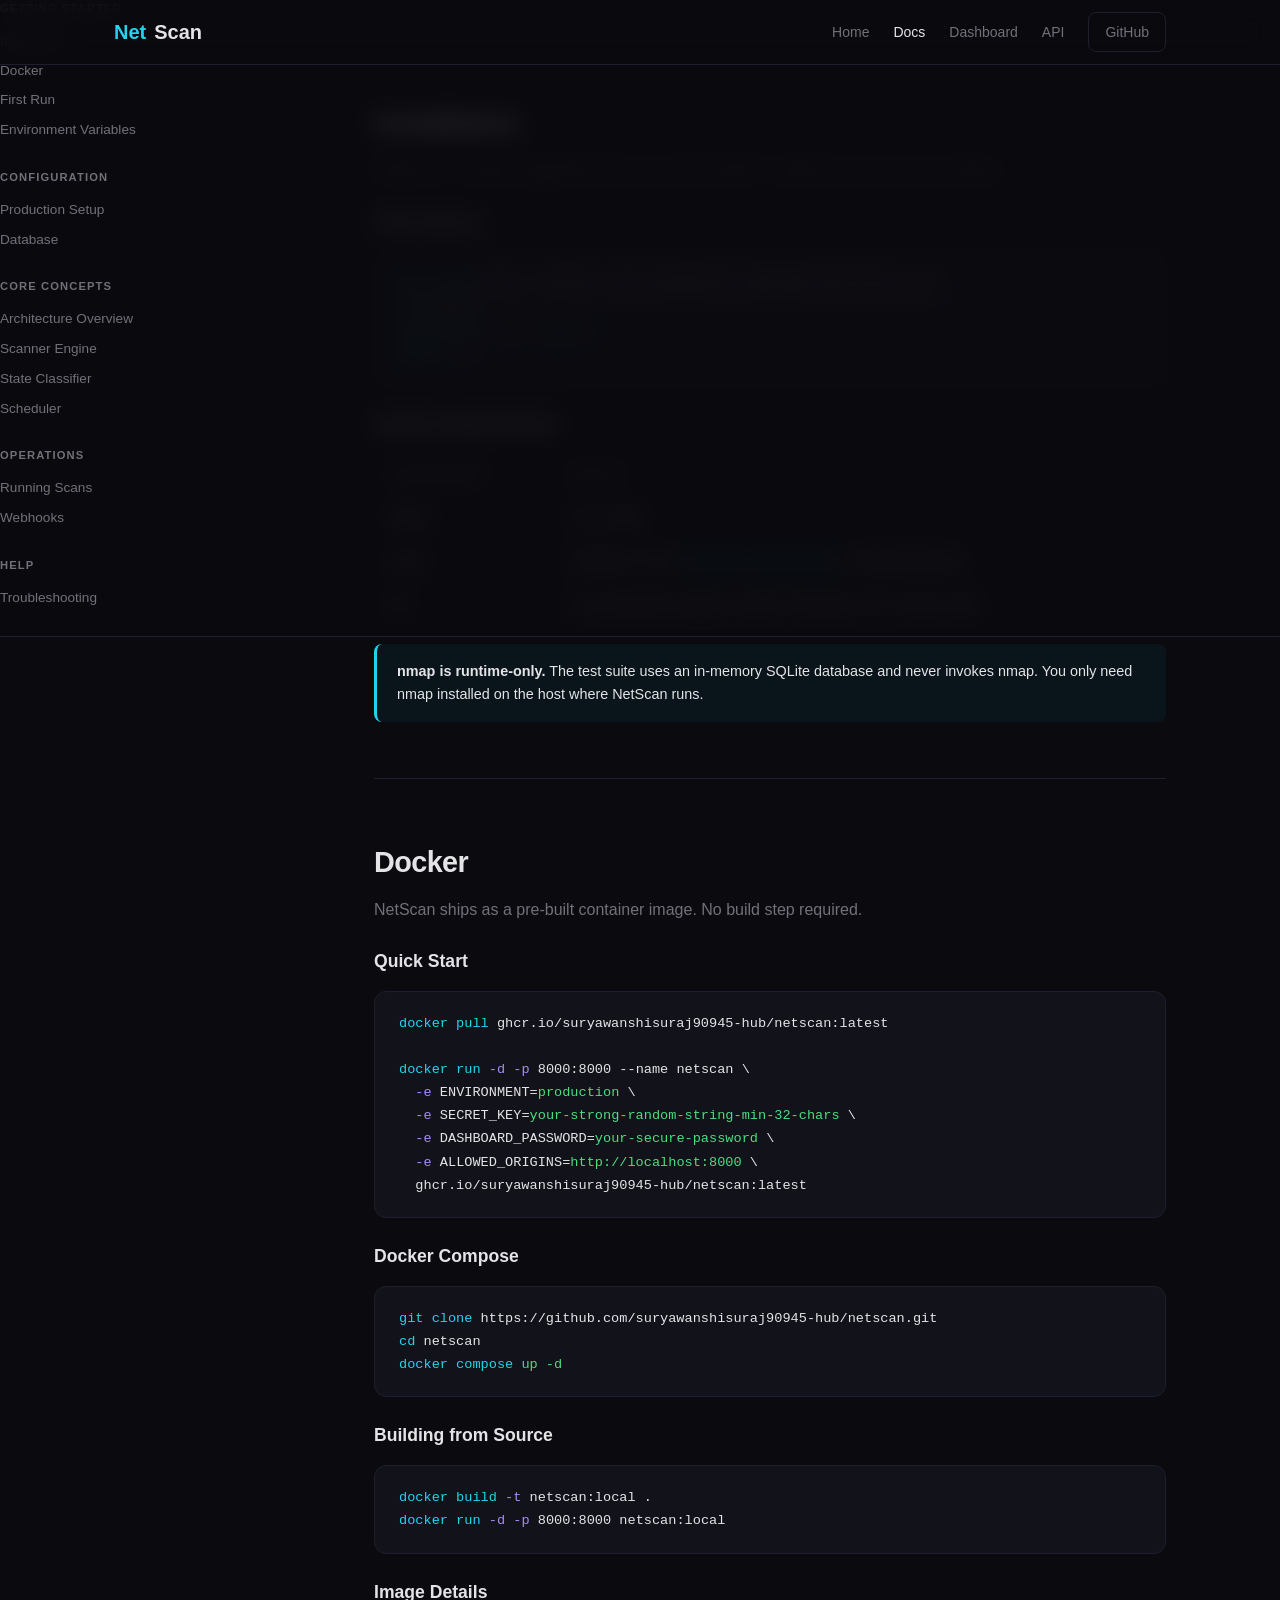
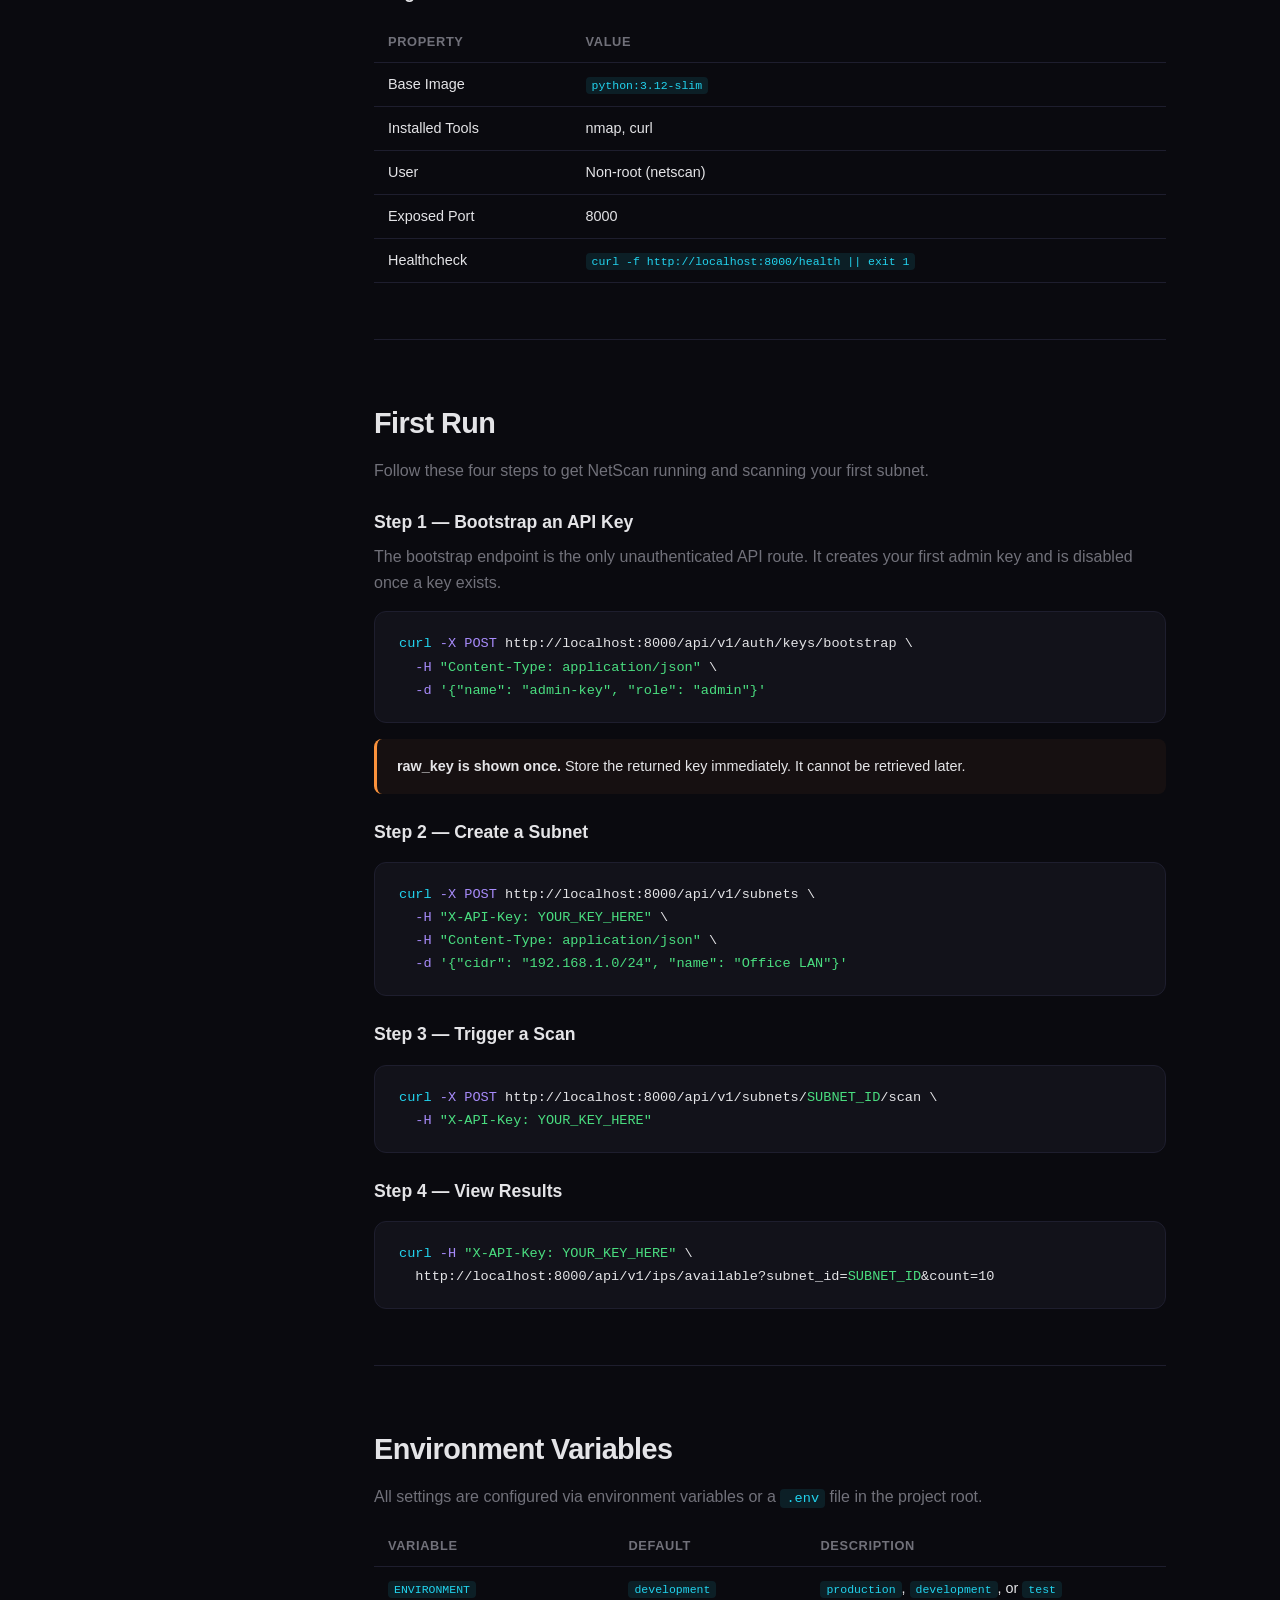
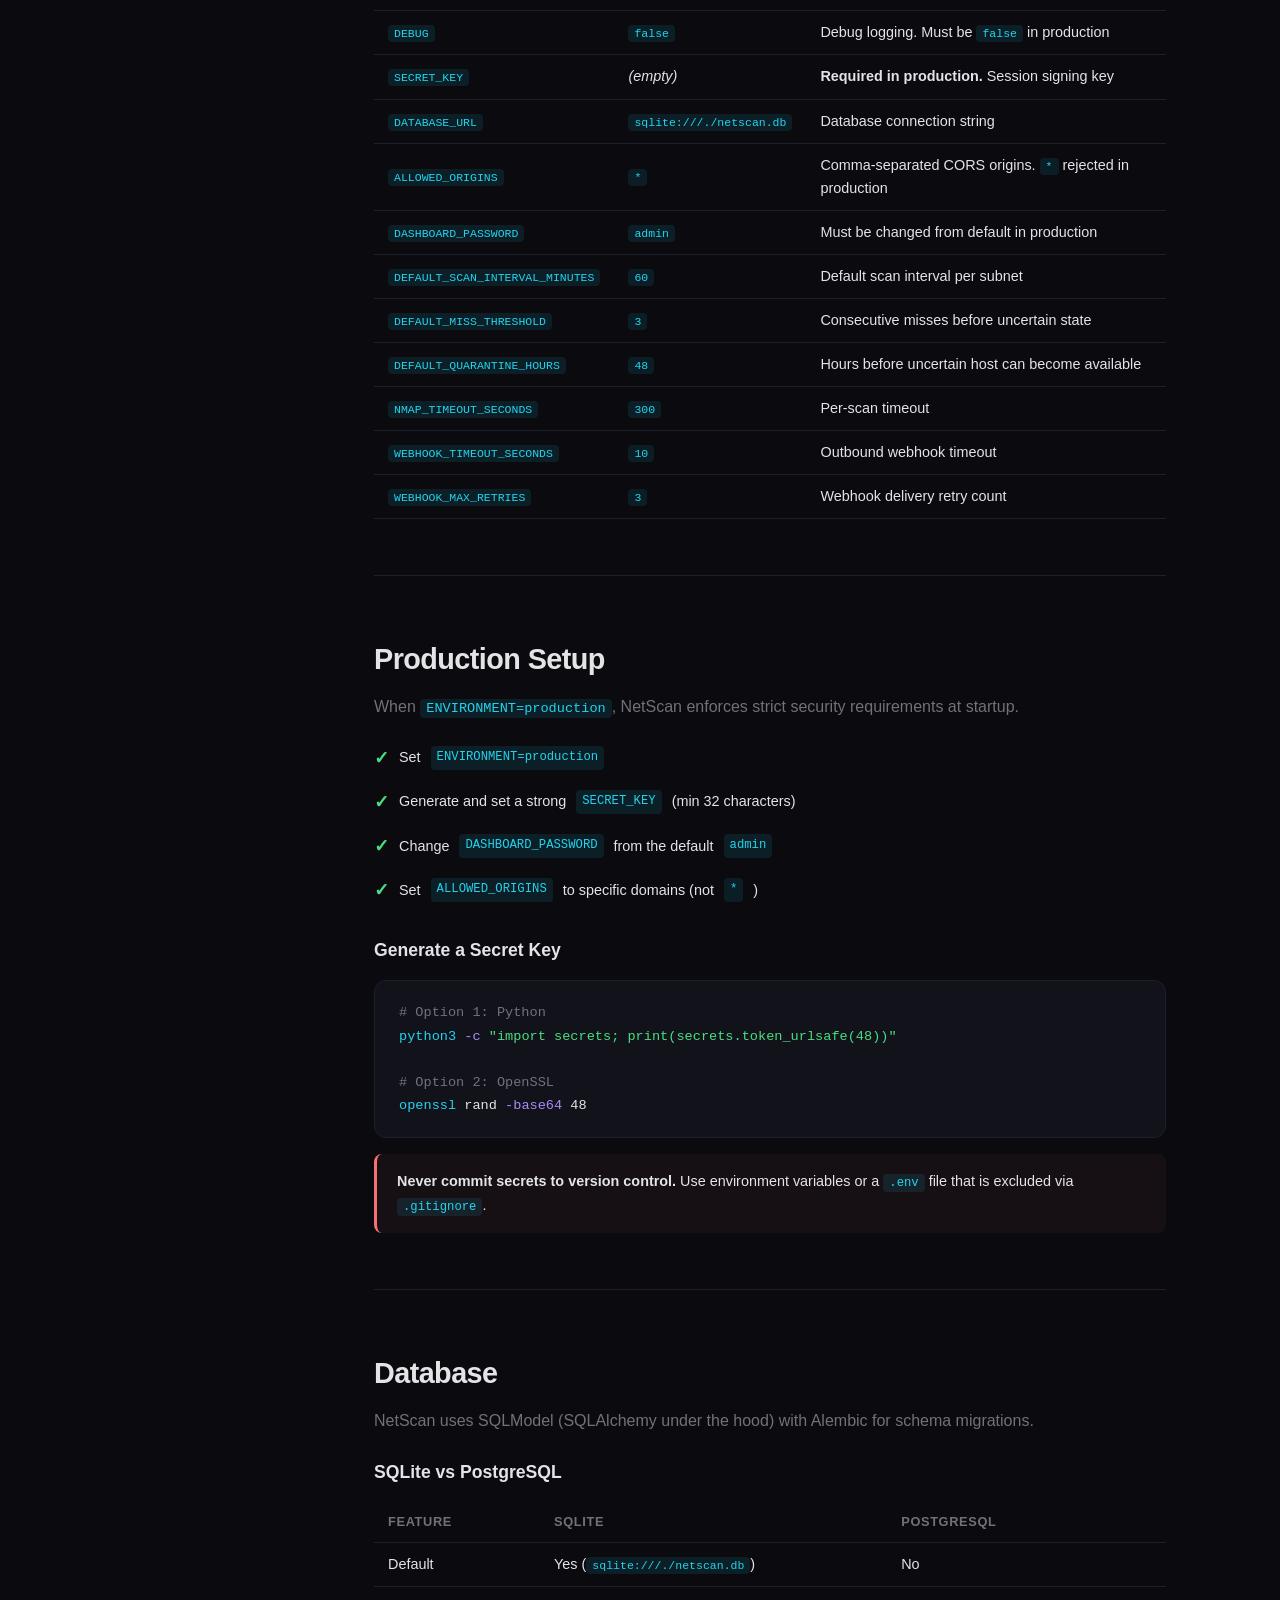
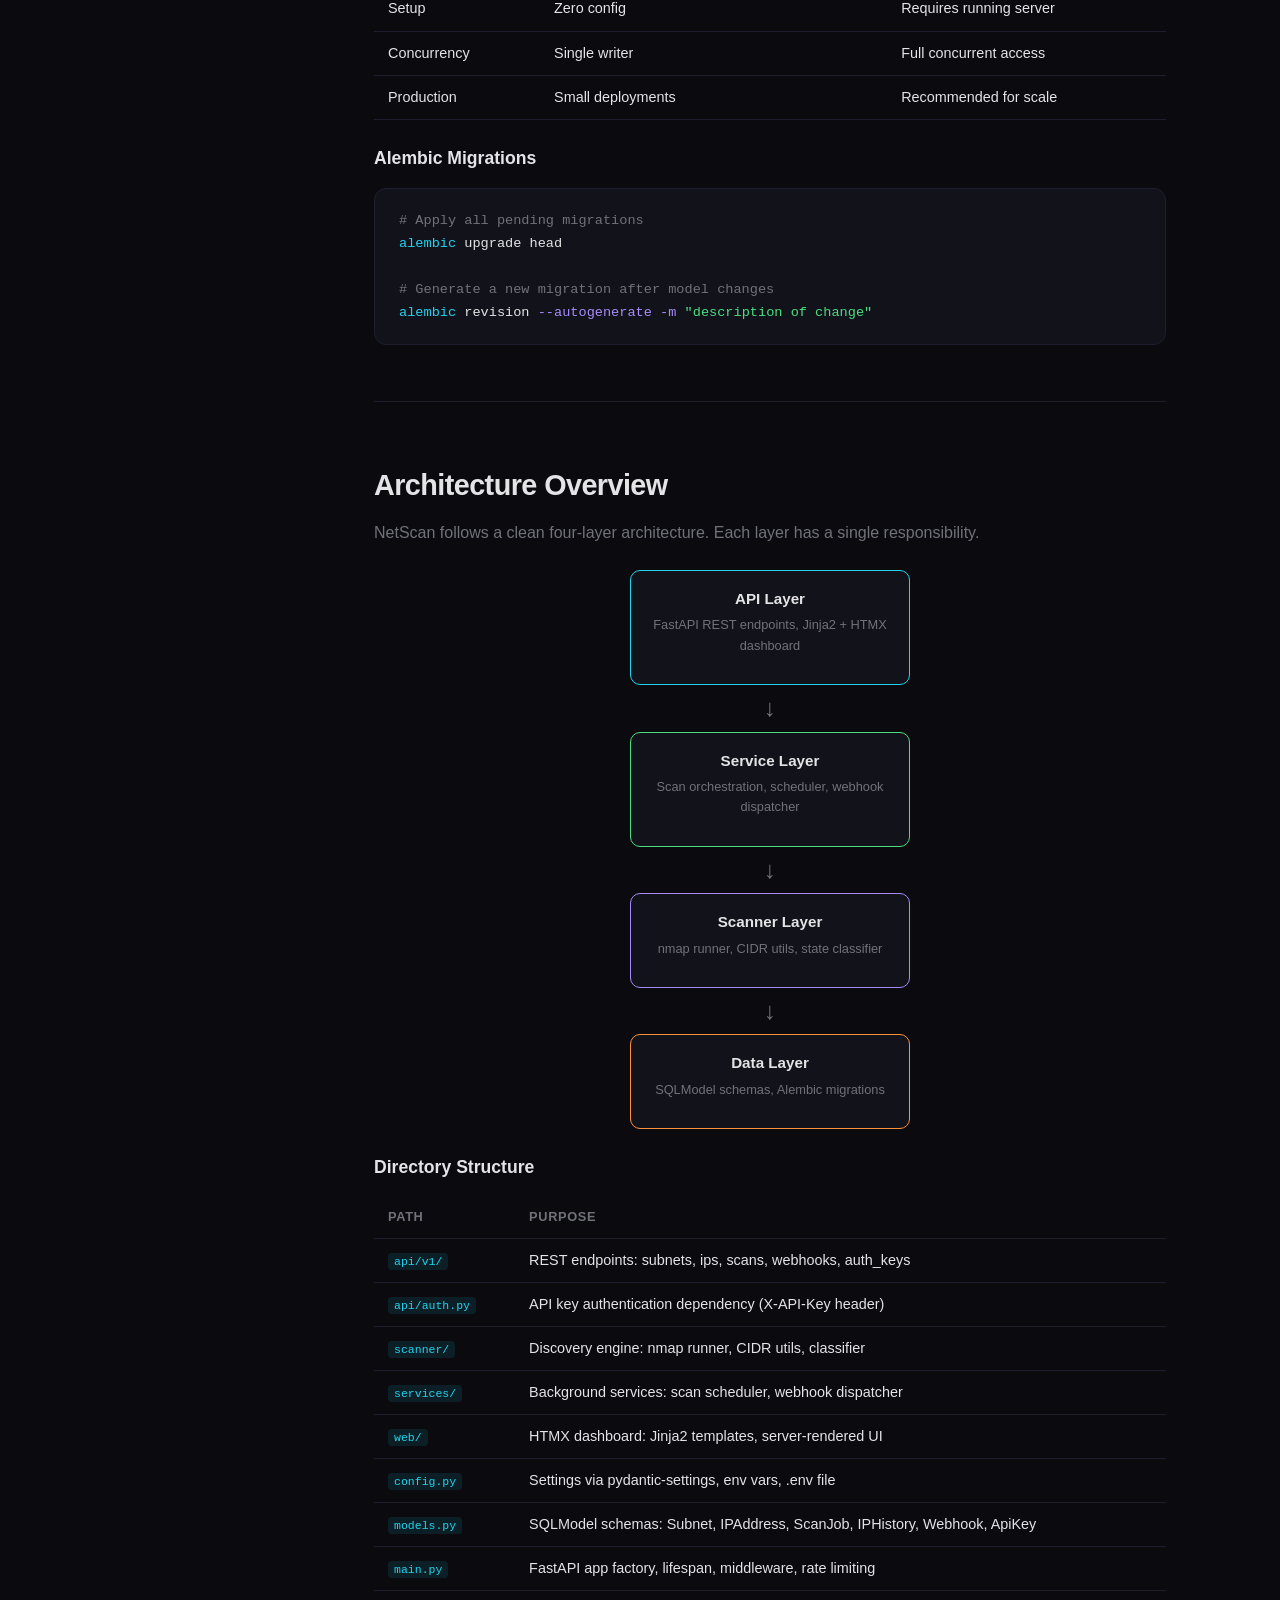
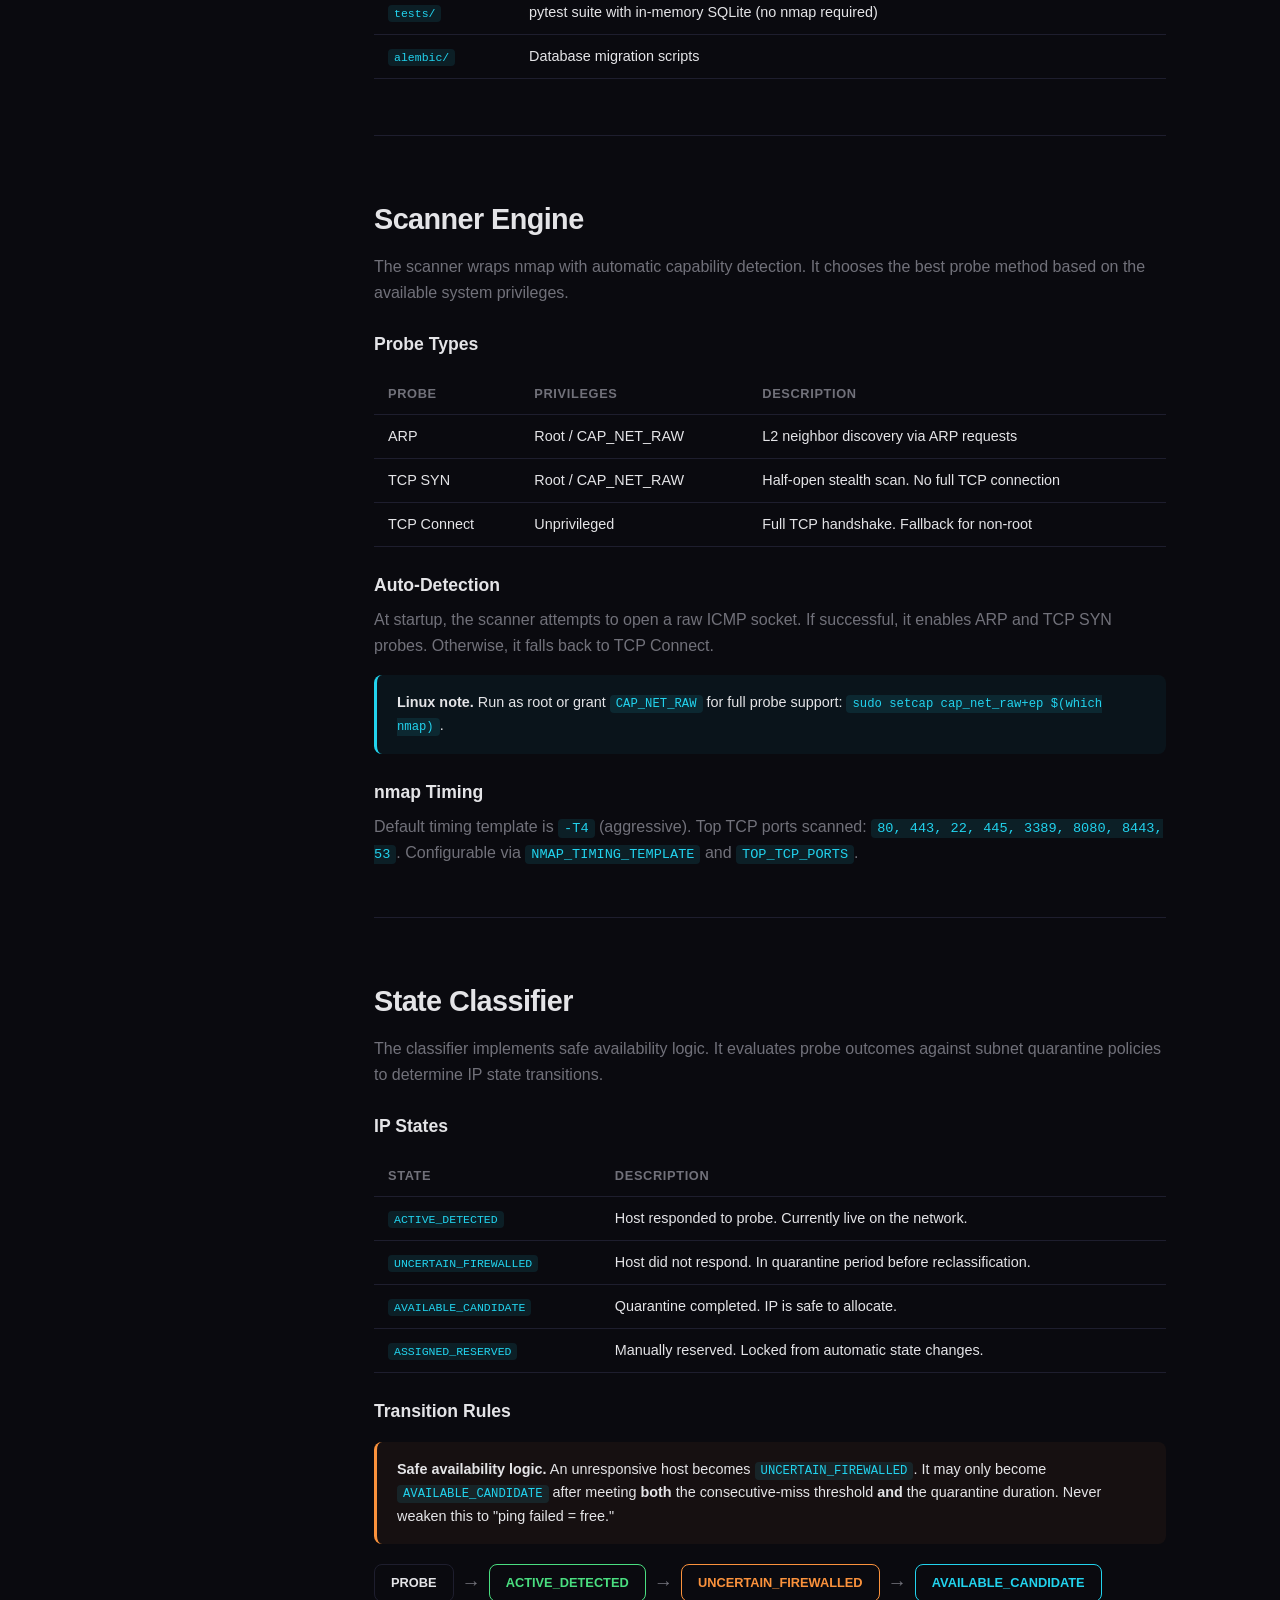
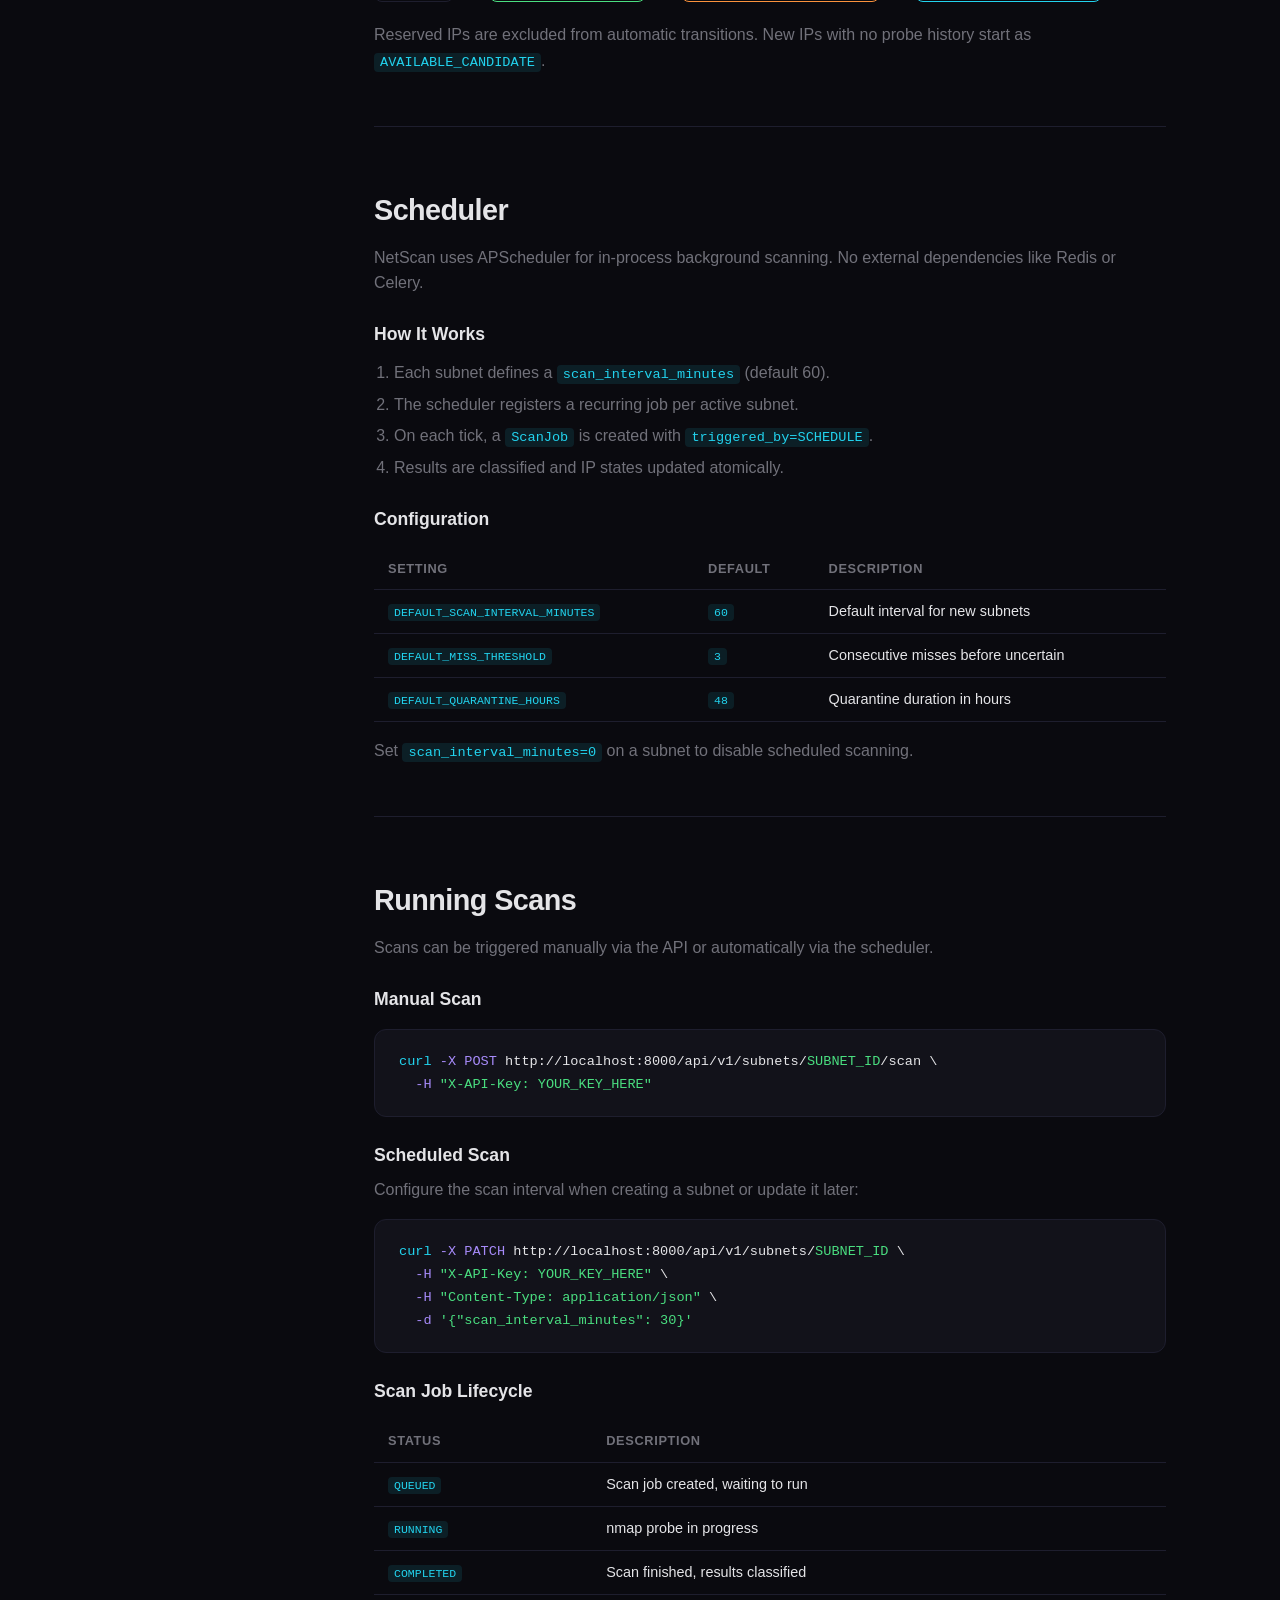
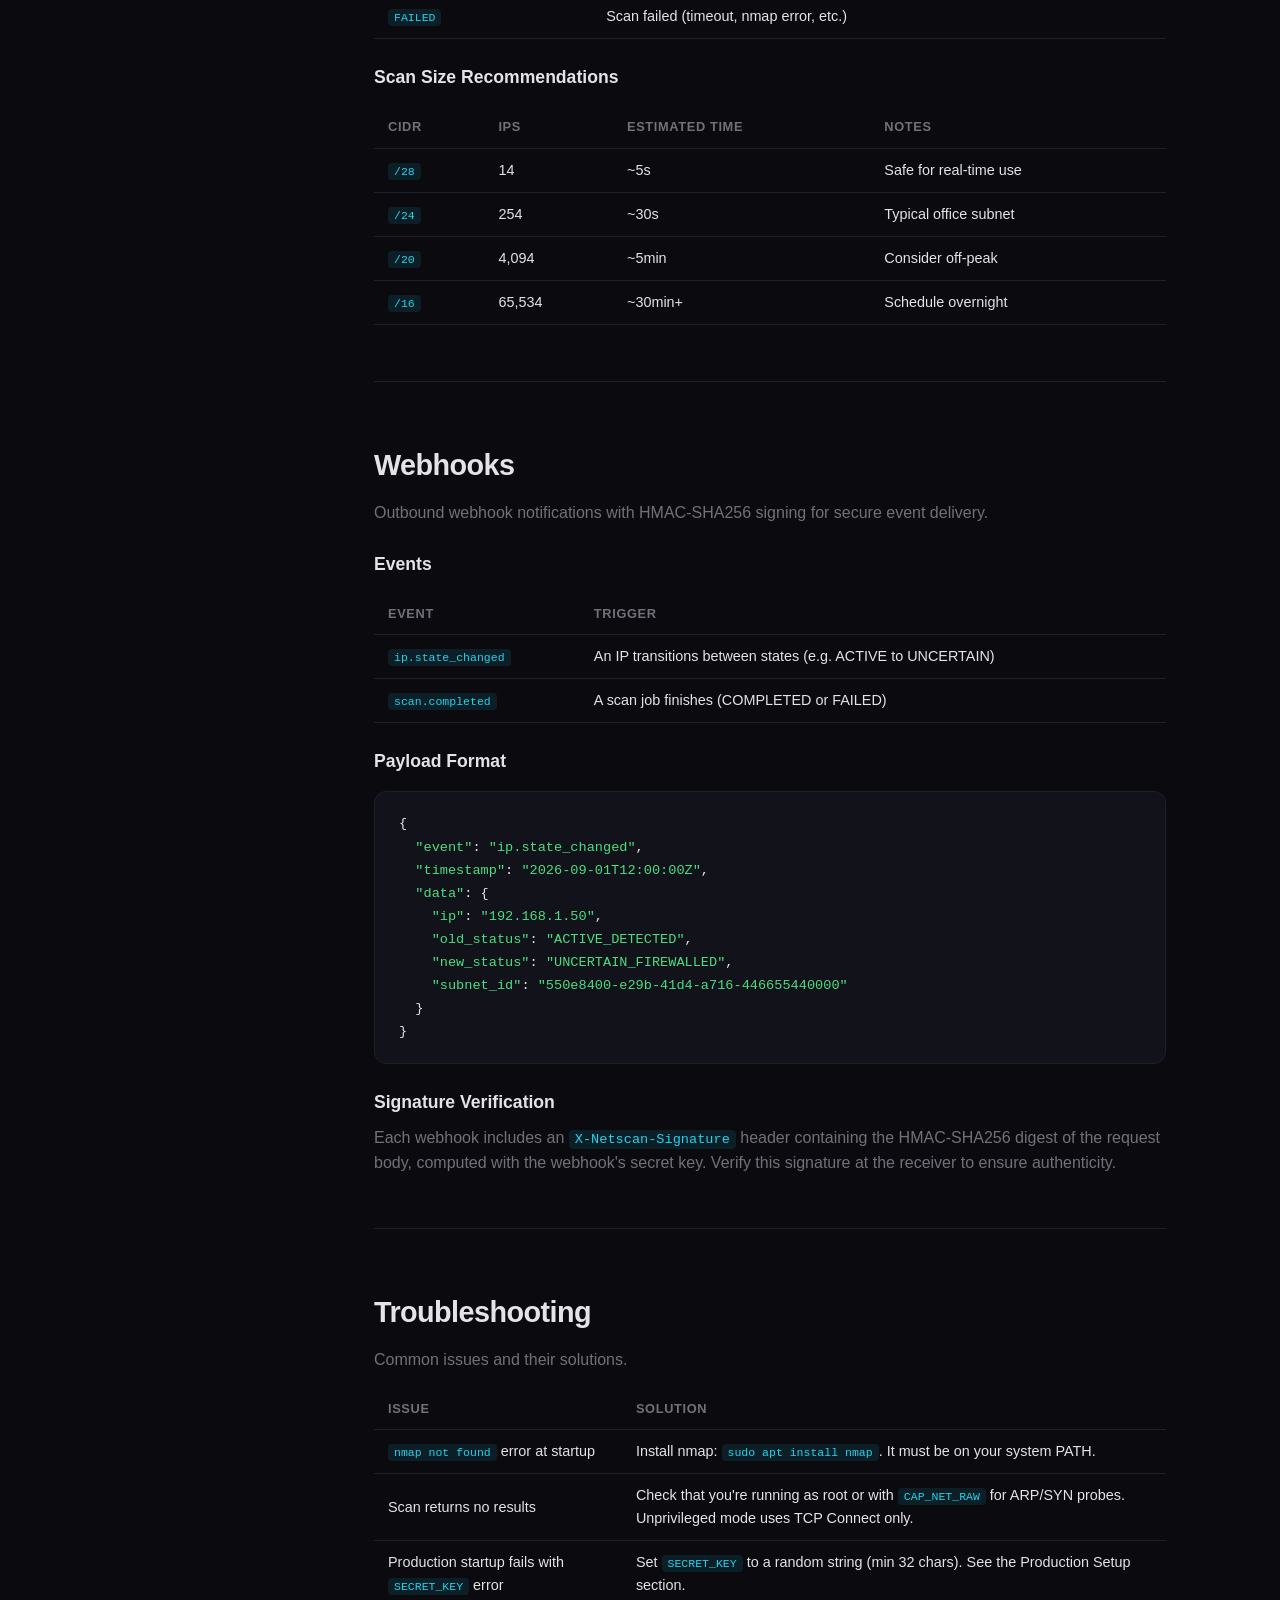
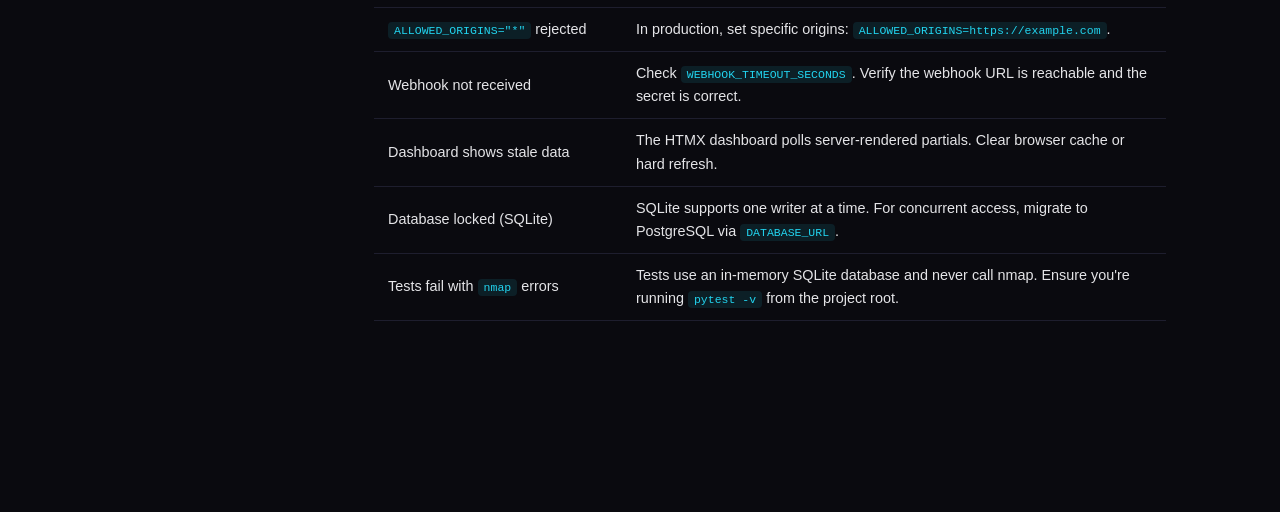
<file: docs/docs.html>
<!DOCTYPE html>
<html lang="en">
<head>
    <meta charset="UTF-8">
    <meta name="viewport" content="width=device-width, initial-scale=1.0">
    <title>Documentation — NetScan</title>
    <link rel="icon" href="data:image/svg+xml,<svg xmlns='http://www.w3.org/2000/svg' viewBox='0 0 100 100'><text y='.9em' font-size='90'>🔍</text></svg>">
    <link rel="stylesheet" href="style.css">
</head>
<body>

<nav>
    <div class="container">
        <div class="logo"><span>Net</span>Scan</div>
        <div class="nav-links">
            <a href="index.html">Home</a>
            <a href="docs.html" class="active">Docs</a>
            <a href="dashboard.html">Dashboard</a>
            <a href="api.html">API</a>
            <a href="https://github.com/suryawanshisuraj90945-hub/netscan" class="btn btn-outline" target="_blank">GitHub</a>
        </div>
    </div>
</nav>

<div class="docs-page">
    <div class="container">
        <aside class="sidebar">
            <nav class="sidebar-nav">
                <div class="sidebar-section">
                    <h4>Getting Started</h4>
                    <a href="#installation">Installation</a>
                    <a href="#docker">Docker</a>
                    <a href="#first-run">First Run</a>
                    <a href="#env-vars">Environment Variables</a>
                </div>
                <div class="sidebar-section">
                    <h4>Configuration</h4>
                    <a href="#production">Production Setup</a>
                    <a href="#database">Database</a>
                </div>
                <div class="sidebar-section">
                    <h4>Core Concepts</h4>
                    <a href="#overview">Architecture Overview</a>
                    <a href="#scanner">Scanner Engine</a>
                    <a href="#classifier">State Classifier</a>
                    <a href="#scheduler">Scheduler</a>
                </div>
                <div class="sidebar-section">
                    <h4>Operations</h4>
                    <a href="#scanning">Running Scans</a>
                    <a href="#webhooks">Webhooks</a>
                </div>
                <div class="sidebar-section">
                    <h4>Help</h4>
                    <a href="#troubleshooting">Troubleshooting</a>
                </div>
            </nav>
        </aside>

        <main class="docs-content">

            <section id="installation">
                <h1>Installation</h1>
                <p>NetScan is a Python application that runs with FastAPI. Install from source to get started.</p>

                <h3>From Source</h3>
                <div class="code-block">
                    <span class="cmd">git clone</span> https://github.com/suryawanshisuraj90945-hub/netscan.git<br>
                    <span class="cmd">cd</span> netscan<br>
                    <span class="cmd">pip install</span> <span class="flag">-e</span> <span class="str">".[test]"</span><br>
                    <span class="cmd">pytest</span> <span class="flag">-v</span>
                </div>

                <h3>System Requirements</h3>
                <table>
                    <thead>
                        <tr><th>Requirement</th><th>Details</th></tr>
                    </thead>
                    <tbody>
                        <tr><td>Python</td><td>3.10 or later</td></tr>
                        <tr><td>nmap</td><td>Installed on host (<code>sudo apt install nmap</code> on Debian/Ubuntu)</td></tr>
                        <tr><td>OS</td><td>Linux (full probe support), macOS, Windows (TCP Connect only)</td></tr>
                    </tbody>
                </table>

                <div class="callout callout-info">
                    <strong>nmap is runtime-only.</strong> The test suite uses an in-memory SQLite database and never invokes nmap. You only need nmap installed on the host where NetScan runs.
                </div>
            </section>

            <section id="docker">
                <h1>Docker</h1>
                <p>NetScan ships as a pre-built container image. No build step required.</p>

                <h3>Quick Start</h3>
                <div class="code-block">
                    <span class="cmd">docker pull</span> ghcr.io/suryawanshisuraj90945-hub/netscan:latest<br><br>
                    <span class="cmd">docker run</span> <span class="flag">-d</span> <span class="flag">-p</span> 8000:8000 --name netscan \<br>
                    &nbsp;&nbsp;<span class="flag">-e</span> ENVIRONMENT=<span class="str">production</span> \<br>
                    &nbsp;&nbsp;<span class="flag">-e</span> SECRET_KEY=<span class="str">your-strong-random-string-min-32-chars</span> \<br>
                    &nbsp;&nbsp;<span class="flag">-e</span> DASHBOARD_PASSWORD=<span class="str">your-secure-password</span> \<br>
                    &nbsp;&nbsp;<span class="flag">-e</span> ALLOWED_ORIGINS=<span class="str">http://localhost:8000</span> \<br>
                    &nbsp;&nbsp;ghcr.io/suryawanshisuraj90945-hub/netscan:latest
                </div>

                <h3>Docker Compose</h3>
                <div class="code-block">
                    <span class="cmd">git clone</span> https://github.com/suryawanshisuraj90945-hub/netscan.git<br>
                    <span class="cmd">cd</span> netscan<br>
                    <span class="cmd">docker compose</span> <span class="str">up -d</span>
                </div>

                <h3>Building from Source</h3>
                <div class="code-block">
                    <span class="cmd">docker build</span> <span class="flag">-t</span> netscan:local .<br>
                    <span class="cmd">docker run</span> <span class="flag">-d</span> <span class="flag">-p</span> 8000:8000 netscan:local
                </div>

                <h3>Image Details</h3>
                <table>
                    <thead>
                        <tr><th>Property</th><th>Value</th></tr>
                    </thead>
                    <tbody>
                        <tr><td>Base Image</td><td><code>python:3.12-slim</code></td></tr>
                        <tr><td>Installed Tools</td><td>nmap, curl</td></tr>
                        <tr><td>User</td><td>Non-root (netscan)</td></tr>
                        <tr><td>Exposed Port</td><td>8000</td></tr>
                        <tr><td>Healthcheck</td><td><code>curl -f http://localhost:8000/health || exit 1</code></td></tr>
                    </tbody>
                </table>
            </section>

            <section id="first-run">
                <h1>First Run</h1>
                <p>Follow these four steps to get NetScan running and scanning your first subnet.</p>

                <h3>Step 1 — Bootstrap an API Key</h3>
                <p>The bootstrap endpoint is the only unauthenticated API route. It creates your first admin key and is disabled once a key exists.</p>
                <div class="code-block">
                    <span class="cmd">curl</span> <span class="flag">-X POST</span> http://localhost:8000/api/v1/auth/keys/bootstrap \<br>
                    &nbsp;&nbsp;<span class="flag">-H</span> <span class="str">"Content-Type: application/json"</span> \<br>
                    &nbsp;&nbsp;<span class="flag">-d</span> <span class="str">'{"name": "admin-key", "role": "admin"}'</span>
                </div>

                <div class="callout callout-warning">
                    <strong>raw_key is shown once.</strong> Store the returned key immediately. It cannot be retrieved later.
                </div>

                <h3>Step 2 — Create a Subnet</h3>
                <div class="code-block">
                    <span class="cmd">curl</span> <span class="flag">-X POST</span> http://localhost:8000/api/v1/subnets \<br>
                    &nbsp;&nbsp;<span class="flag">-H</span> <span class="str">"X-API-Key: YOUR_KEY_HERE"</span> \<br>
                    &nbsp;&nbsp;<span class="flag">-H</span> <span class="str">"Content-Type: application/json"</span> \<br>
                    &nbsp;&nbsp;<span class="flag">-d</span> <span class="str">'{"cidr": "192.168.1.0/24", "name": "Office LAN"}'</span>
                </div>

                <h3>Step 3 — Trigger a Scan</h3>
                <div class="code-block">
                    <span class="cmd">curl</span> <span class="flag">-X POST</span> http://localhost:8000/api/v1/subnets/<span class="str">SUBNET_ID</span>/scan \<br>
                    &nbsp;&nbsp;<span class="flag">-H</span> <span class="str">"X-API-Key: YOUR_KEY_HERE"</span>
                </div>

                <h3>Step 4 — View Results</h3>
                <div class="code-block">
                    <span class="cmd">curl</span> <span class="flag">-H</span> <span class="str">"X-API-Key: YOUR_KEY_HERE"</span> \<br>
                    &nbsp;&nbsp;http://localhost:8000/api/v1/ips/available?subnet_id=<span class="str">SUBNET_ID</span>&count=10
                </div>
            </section>

            <section id="env-vars">
                <h1>Environment Variables</h1>
                <p>All settings are configured via environment variables or a <code>.env</code> file in the project root.</p>

                <table>
                    <thead>
                        <tr><th>Variable</th><th>Default</th><th>Description</th></tr>
                    </thead>
                    <tbody>
                        <tr><td><code>ENVIRONMENT</code></td><td><code>development</code></td><td><code>production</code>, <code>development</code>, or <code>test</code></td></tr>
                        <tr><td><code>DEBUG</code></td><td><code>false</code></td><td>Debug logging. Must be <code>false</code> in production</td></tr>
                        <tr><td><code>SECRET_KEY</code></td><td><em>(empty)</em></td><td><strong>Required in production.</strong> Session signing key</td></tr>
                        <tr><td><code>DATABASE_URL</code></td><td><code>sqlite:///./netscan.db</code></td><td>Database connection string</td></tr>
                        <tr><td><code>ALLOWED_ORIGINS</code></td><td><code>*</code></td><td>Comma-separated CORS origins. <code>*</code> rejected in production</td></tr>
                        <tr><td><code>DASHBOARD_PASSWORD</code></td><td><code>admin</code></td><td>Must be changed from default in production</td></tr>
                        <tr><td><code>DEFAULT_SCAN_INTERVAL_MINUTES</code></td><td><code>60</code></td><td>Default scan interval per subnet</td></tr>
                        <tr><td><code>DEFAULT_MISS_THRESHOLD</code></td><td><code>3</code></td><td>Consecutive misses before uncertain state</td></tr>
                        <tr><td><code>DEFAULT_QUARANTINE_HOURS</code></td><td><code>48</code></td><td>Hours before uncertain host can become available</td></tr>
                        <tr><td><code>NMAP_TIMEOUT_SECONDS</code></td><td><code>300</code></td><td>Per-scan timeout</td></tr>
                        <tr><td><code>WEBHOOK_TIMEOUT_SECONDS</code></td><td><code>10</code></td><td>Outbound webhook timeout</td></tr>
                        <tr><td><code>WEBHOOK_MAX_RETRIES</code></td><td><code>3</code></td><td>Webhook delivery retry count</td></tr>
                    </tbody>
                </table>
            </section>

            <section id="production">
                <h1>Production Setup</h1>
                <p>When <code>ENVIRONMENT=production</code>, NetScan enforces strict security requirements at startup.</p>

                <div class="checklist">
                    <div class="check-item"><span class="check-icon">&#10003;</span> Set <code>ENVIRONMENT=production</code></div>
                    <div class="check-item"><span class="check-icon">&#10003;</span> Generate and set a strong <code>SECRET_KEY</code> (min 32 characters)</div>
                    <div class="check-item"><span class="check-icon">&#10003;</span> Change <code>DASHBOARD_PASSWORD</code> from the default <code>admin</code></div>
                    <div class="check-item"><span class="check-icon">&#10003;</span> Set <code>ALLOWED_ORIGINS</code> to specific domains (not <code>*</code>)</div>
                </div>

                <h3>Generate a Secret Key</h3>
                <div class="code-block">
                    <span class="comment"># Option 1: Python</span><br>
                    <span class="cmd">python3</span> <span class="flag">-c</span> <span class="str">"import secrets; print(secrets.token_urlsafe(48))"</span><br><br>
                    <span class="comment"># Option 2: OpenSSL</span><br>
                    <span class="cmd">openssl</span> rand <span class="flag">-base64</span> 48
                </div>

                <div class="callout callout-danger">
                    <strong>Never commit secrets to version control.</strong> Use environment variables or a <code>.env</code> file that is excluded via <code>.gitignore</code>.
                </div>
            </section>

            <section id="database">
                <h1>Database</h1>
                <p>NetScan uses SQLModel (SQLAlchemy under the hood) with Alembic for schema migrations.</p>

                <h3>SQLite vs PostgreSQL</h3>
                <table>
                    <thead>
                        <tr><th>Feature</th><th>SQLite</th><th>PostgreSQL</th></tr>
                    </thead>
                    <tbody>
                        <tr><td>Default</td><td>Yes (<code>sqlite:///./netscan.db</code>)</td><td>No</td></tr>
                        <tr><td>Setup</td><td>Zero config</td><td>Requires running server</td></tr>
                        <tr><td>Concurrency</td><td>Single writer</td><td>Full concurrent access</td></tr>
                        <tr><td>Production</td><td>Small deployments</td><td>Recommended for scale</td></tr>
                    </tbody>
                </table>

                <h3>Alembic Migrations</h3>
                <div class="code-block">
                    <span class="comment"># Apply all pending migrations</span><br>
                    <span class="cmd">alembic</span> upgrade head<br><br>
                    <span class="comment"># Generate a new migration after model changes</span><br>
                    <span class="cmd">alembic</span> revision <span class="flag">--autogenerate</span> <span class="flag">-m</span> <span class="str">"description of change"</span>
                </div>
            </section>

            <section id="overview">
                <h1>Architecture Overview</h1>
                <p>NetScan follows a clean four-layer architecture. Each layer has a single responsibility.</p>

                <div class="arch-diagram">
                    <div class="arch-box api-box">
                        <h4>API Layer</h4>
                        <p>FastAPI REST endpoints, Jinja2 + HTMX dashboard</p>
                    </div>
                    <div class="arch-arrow">&darr;</div>
                    <div class="arch-box service-box">
                        <h4>Service Layer</h4>
                        <p>Scan orchestration, scheduler, webhook dispatcher</p>
                    </div>
                    <div class="arch-arrow">&darr;</div>
                    <div class="arch-box scanner-box">
                        <h4>Scanner Layer</h4>
                        <p>nmap runner, CIDR utils, state classifier</p>
                    </div>
                    <div class="arch-arrow">&darr;</div>
                    <div class="arch-box data-box">
                        <h4>Data Layer</h4>
                        <p>SQLModel schemas, Alembic migrations</p>
                    </div>
                </div>

                <h3>Directory Structure</h3>
                <table>
                    <thead>
                        <tr><th>Path</th><th>Purpose</th></tr>
                    </thead>
                    <tbody>
                        <tr><td><code>api/v1/</code></td><td>REST endpoints: subnets, ips, scans, webhooks, auth_keys</td></tr>
                        <tr><td><code>api/auth.py</code></td><td>API key authentication dependency (X-API-Key header)</td></tr>
                        <tr><td><code>scanner/</code></td><td>Discovery engine: nmap runner, CIDR utils, classifier</td></tr>
                        <tr><td><code>services/</code></td><td>Background services: scan scheduler, webhook dispatcher</td></tr>
                        <tr><td><code>web/</code></td><td>HTMX dashboard: Jinja2 templates, server-rendered UI</td></tr>
                        <tr><td><code>config.py</code></td><td>Settings via pydantic-settings, env vars, .env file</td></tr>
                        <tr><td><code>models.py</code></td><td>SQLModel schemas: Subnet, IPAddress, ScanJob, IPHistory, Webhook, ApiKey</td></tr>
                        <tr><td><code>main.py</code></td><td>FastAPI app factory, lifespan, middleware, rate limiting</td></tr>
                        <tr><td><code>tests/</code></td><td>pytest suite with in-memory SQLite (no nmap required)</td></tr>
                        <tr><td><code>alembic/</code></td><td>Database migration scripts</td></tr>
                    </tbody>
                </table>
            </section>

            <section id="scanner">
                <h1>Scanner Engine</h1>
                <p>The scanner wraps nmap with automatic capability detection. It chooses the best probe method based on the available system privileges.</p>

                <h3>Probe Types</h3>
                <table>
                    <thead>
                        <tr><th>Probe</th><th>Privileges</th><th>Description</th></tr>
                    </thead>
                    <tbody>
                        <tr><td>ARP</td><td>Root / CAP_NET_RAW</td><td>L2 neighbor discovery via ARP requests</td></tr>
                        <tr><td>TCP SYN</td><td>Root / CAP_NET_RAW</td><td>Half-open stealth scan. No full TCP connection</td></tr>
                        <tr><td>TCP Connect</td><td>Unprivileged</td><td>Full TCP handshake. Fallback for non-root</td></tr>
                    </tbody>
                </table>

                <h3>Auto-Detection</h3>
                <p>At startup, the scanner attempts to open a raw ICMP socket. If successful, it enables ARP and TCP SYN probes. Otherwise, it falls back to TCP Connect.</p>

                <div class="callout callout-info">
                    <strong>Linux note.</strong> Run as root or grant <code>CAP_NET_RAW</code> for full probe support: <code>sudo setcap cap_net_raw+ep $(which nmap)</code>.
                </div>

                <h3>nmap Timing</h3>
                <p>Default timing template is <code>-T4</code> (aggressive). Top TCP ports scanned: <code>80, 443, 22, 445, 3389, 8080, 8443, 53</code>. Configurable via <code>NMAP_TIMING_TEMPLATE</code> and <code>TOP_TCP_PORTS</code>.</p>
            </section>

            <section id="classifier">
                <h1>State Classifier</h1>
                <p>The classifier implements safe availability logic. It evaluates probe outcomes against subnet quarantine policies to determine IP state transitions.</p>

                <h3>IP States</h3>
                <table>
                    <thead>
                        <tr><th>State</th><th>Description</th></tr>
                    </thead>
                    <tbody>
                        <tr><td><code>ACTIVE_DETECTED</code></td><td>Host responded to probe. Currently live on the network.</td></tr>
                        <tr><td><code>UNCERTAIN_FIREWALLED</code></td><td>Host did not respond. In quarantine period before reclassification.</td></tr>
                        <tr><td><code>AVAILABLE_CANDIDATE</code></td><td>Quarantine completed. IP is safe to allocate.</td></tr>
                        <tr><td><code>ASSIGNED_RESERVED</code></td><td>Manually reserved. Locked from automatic state changes.</td></tr>
                    </tbody>
                </table>

                <h3>Transition Rules</h3>
                <div class="callout callout-warning">
                    <strong>Safe availability logic.</strong> An unresponsive host becomes <code>UNCERTAIN_FIREWALLED</code>. It may only become <code>AVAILABLE_CANDIDATE</code> after meeting <strong>both</strong> the consecutive-miss threshold <strong>and</strong> the quarantine duration. Never weaken this to "ping failed = free."
                </div>

                <div class="flow-diagram">
                    <div class="flow-step">PROBE</div>
                    <div class="flow-arrow">&rarr;</div>
                    <div class="flow-step active">ACTIVE_DETECTED</div>
                    <div class="flow-arrow">&rarr;</div>
                    <div class="flow-step uncertain">UNCERTAIN_FIREWALLED</div>
                    <div class="flow-arrow">&rarr;</div>
                    <div class="flow-step available">AVAILABLE_CANDIDATE</div>
                </div>

                <p>Reserved IPs are excluded from automatic transitions. New IPs with no probe history start as <code>AVAILABLE_CANDIDATE</code>.</p>
            </section>

            <section id="scheduler">
                <h1>Scheduler</h1>
                <p>NetScan uses APScheduler for in-process background scanning. No external dependencies like Redis or Celery.</p>

                <h3>How It Works</h3>
                <ol>
                    <li>Each subnet defines a <code>scan_interval_minutes</code> (default 60).</li>
                    <li>The scheduler registers a recurring job per active subnet.</li>
                    <li>On each tick, a <code>ScanJob</code> is created with <code>triggered_by=SCHEDULE</code>.</li>
                    <li>Results are classified and IP states updated atomically.</li>
                </ol>

                <h3>Configuration</h3>
                <table>
                    <thead>
                        <tr><th>Setting</th><th>Default</th><th>Description</th></tr>
                    </thead>
                    <tbody>
                        <tr><td><code>DEFAULT_SCAN_INTERVAL_MINUTES</code></td><td><code>60</code></td><td>Default interval for new subnets</td></tr>
                        <tr><td><code>DEFAULT_MISS_THRESHOLD</code></td><td><code>3</code></td><td>Consecutive misses before uncertain</td></tr>
                        <tr><td><code>DEFAULT_QUARANTINE_HOURS</code></td><td><code>48</code></td><td>Quarantine duration in hours</td></tr>
                    </tbody>
                </table>
                <p>Set <code>scan_interval_minutes=0</code> on a subnet to disable scheduled scanning.</p>
            </section>

            <section id="scanning">
                <h1>Running Scans</h1>
                <p>Scans can be triggered manually via the API or automatically via the scheduler.</p>

                <h3>Manual Scan</h3>
                <div class="code-block">
                    <span class="cmd">curl</span> <span class="flag">-X POST</span> http://localhost:8000/api/v1/subnets/<span class="str">SUBNET_ID</span>/scan \<br>
                    &nbsp;&nbsp;<span class="flag">-H</span> <span class="str">"X-API-Key: YOUR_KEY_HERE"</span>
                </div>

                <h3>Scheduled Scan</h3>
                <p>Configure the scan interval when creating a subnet or update it later:</p>
                <div class="code-block">
                    <span class="cmd">curl</span> <span class="flag">-X PATCH</span> http://localhost:8000/api/v1/subnets/<span class="str">SUBNET_ID</span> \<br>
                    &nbsp;&nbsp;<span class="flag">-H</span> <span class="str">"X-API-Key: YOUR_KEY_HERE"</span> \<br>
                    &nbsp;&nbsp;<span class="flag">-H</span> <span class="str">"Content-Type: application/json"</span> \<br>
                    &nbsp;&nbsp;<span class="flag">-d</span> <span class="str">'{"scan_interval_minutes": 30}'</span>
                </div>

                <h3>Scan Job Lifecycle</h3>
                <table>
                    <thead>
                        <tr><th>Status</th><th>Description</th></tr>
                    </thead>
                    <tbody>
                        <tr><td><code>QUEUED</code></td><td>Scan job created, waiting to run</td></tr>
                        <tr><td><code>RUNNING</code></td><td>nmap probe in progress</td></tr>
                        <tr><td><code>COMPLETED</code></td><td>Scan finished, results classified</td></tr>
                        <tr><td><code>FAILED</code></td><td>Scan failed (timeout, nmap error, etc.)</td></tr>
                    </tbody>
                </table>

                <h3>Scan Size Recommendations</h3>
                <table>
                    <thead>
                        <tr><th>CIDR</th><th>IPs</th><th>Estimated Time</th><th>Notes</th></tr>
                    </thead>
                    <tbody>
                        <tr><td><code>/28</code></td><td>14</td><td>~5s</td><td>Safe for real-time use</td></tr>
                        <tr><td><code>/24</code></td><td>254</td><td>~30s</td><td>Typical office subnet</td></tr>
                        <tr><td><code>/20</code></td><td>4,094</td><td>~5min</td><td>Consider off-peak</td></tr>
                        <tr><td><code>/16</code></td><td>65,534</td><td>~30min+</td><td>Schedule overnight</td></tr>
                    </tbody>
                </table>
            </section>

            <section id="webhooks">
                <h1>Webhooks</h1>
                <p>Outbound webhook notifications with HMAC-SHA256 signing for secure event delivery.</p>

                <h3>Events</h3>
                <table>
                    <thead>
                        <tr><th>Event</th><th>Trigger</th></tr>
                    </thead>
                    <tbody>
                        <tr><td><code>ip.state_changed</code></td><td>An IP transitions between states (e.g. ACTIVE to UNCERTAIN)</td></tr>
                        <tr><td><code>scan.completed</code></td><td>A scan job finishes (COMPLETED or FAILED)</td></tr>
                    </tbody>
                </table>

                <h3>Payload Format</h3>
                <div class="code-block">
                    {<br>
                    &nbsp;&nbsp;<span class="str">"event"</span>: <span class="str">"ip.state_changed"</span>,<br>
                    &nbsp;&nbsp;<span class="str">"timestamp"</span>: <span class="str">"2026-09-01T12:00:00Z"</span>,<br>
                    &nbsp;&nbsp;<span class="str">"data"</span>: {<br>
                    &nbsp;&nbsp;&nbsp;&nbsp;<span class="str">"ip"</span>: <span class="str">"192.168.1.50"</span>,<br>
                    &nbsp;&nbsp;&nbsp;&nbsp;<span class="str">"old_status"</span>: <span class="str">"ACTIVE_DETECTED"</span>,<br>
                    &nbsp;&nbsp;&nbsp;&nbsp;<span class="str">"new_status"</span>: <span class="str">"UNCERTAIN_FIREWALLED"</span>,<br>
                    &nbsp;&nbsp;&nbsp;&nbsp;<span class="str">"subnet_id"</span>: <span class="str">"550e8400-e29b-41d4-a716-446655440000"</span><br>
                    &nbsp;&nbsp;}<br>
                    }
                </div>

                <h3>Signature Verification</h3>
                <p>Each webhook includes an <code>X-Netscan-Signature</code> header containing the HMAC-SHA256 digest of the request body, computed with the webhook's secret key. Verify this signature at the receiver to ensure authenticity.</p>
            </section>

            <section id="troubleshooting">
                <h1>Troubleshooting</h1>
                <p>Common issues and their solutions.</p>

                <table>
                    <thead>
                        <tr><th>Issue</th><th>Solution</th></tr>
                    </thead>
                    <tbody>
                        <tr><td><code>nmap not found</code> error at startup</td><td>Install nmap: <code>sudo apt install nmap</code>. It must be on your system PATH.</td></tr>
                        <tr><td>Scan returns no results</td><td>Check that you're running as root or with <code>CAP_NET_RAW</code> for ARP/SYN probes. Unprivileged mode uses TCP Connect only.</td></tr>
                        <tr><td>Production startup fails with <code>SECRET_KEY</code> error</td><td>Set <code>SECRET_KEY</code> to a random string (min 32 chars). See the Production Setup section.</td></tr>
                        <tr><td><code>ALLOWED_ORIGINS="*"</code> rejected</td><td>In production, set specific origins: <code>ALLOWED_ORIGINS=https://example.com</code>.</td></tr>
                        <tr><td>Webhook not received</td><td>Check <code>WEBHOOK_TIMEOUT_SECONDS</code>. Verify the webhook URL is reachable and the secret is correct.</td></tr>
                        <tr><td>Dashboard shows stale data</td><td>The HTMX dashboard polls server-rendered partials. Clear browser cache or hard refresh.</td></tr>
                        <tr><td>Database locked (SQLite)</td><td>SQLite supports one writer at a time. For concurrent access, migrate to PostgreSQL via <code>DATABASE_URL</code>.</td></tr>
                        <tr><td>Tests fail with <code>nmap</code> errors</td><td>Tests use an in-memory SQLite database and never call nmap. Ensure you're running <code>pytest -v</code> from the project root.</td></tr>
                    </tbody>
                </table>
            </section>

        </main>
    </div>
</div>

</body>
</html>
</file>
<file: docs/style.css>
*{margin:0;padding:0;box-sizing:border-box}
:root{--bg:#0a0a0f;--surface:#12121a;--border:#1e1e2e;--text:#e4e4e7;--muted:#71717a;--accent:#22d3ee;--accent2:#a78bfa;--green:#4ade80;--orange:#fb923c;--red:#f87171}
body{font-family:-apple-system,BlinkMacSystemFont,'Segoe UI',Roboto,sans-serif;background:var(--bg);color:var(--text);line-height:1.6}
a{color:var(--accent);text-decoration:none}a:hover{text-decoration:underline}
.container{max-width:1100px;margin:0 auto;padding:0 24px}
code{background:rgba(34,211,238,.1);padding:2px 6px;border-radius:4px;font-size:.85em;font-family:'SF Mono',Fira Code,monospace;color:var(--accent)}

nav{position:fixed;top:0;left:0;right:0;z-index:100;background:rgba(10,10,15,.85);backdrop-filter:blur(12px);border-bottom:1px solid var(--border)}
nav .container{display:flex;align-items:center;justify-content:space-between;height:64px}
.logo{font-size:1.25rem;font-weight:700;color:var(--text);display:flex;align-items:center;gap:8px}.logo span{color:var(--accent)}
.nav-links{display:flex;gap:24px;align-items:center}
.nav-links a{color:var(--muted);font-size:.875rem;font-weight:500;transition:color .2s}.nav-links a:hover,.nav-links a.active{color:var(--text);text-decoration:none}
.btn{display:inline-flex;align-items:center;gap:6px;padding:8px 16px;border-radius:8px;font-size:.875rem;font-weight:600;transition:all .2s}
.btn-primary{background:var(--accent);color:#000}.btn-primary:hover{background:#06b6d4;text-decoration:none}
.btn-outline{border:1px solid var(--border);color:var(--text)}.btn-outline:hover{border-color:var(--accent);color:var(--accent);text-decoration:none}

.code-block{background:var(--surface);border:1px solid var(--border);border-radius:12px;padding:20px 24px;font-family:'SF Mono',Fira Code,monospace;font-size:.85rem;overflow-x:auto;margin:16px 0;line-height:1.7}
.code-block .comment{color:var(--muted)}.code-block .cmd{color:var(--accent)}.code-block .flag{color:var(--accent2)}.code-block .str{color:var(--green)}

table{width:100%;border-collapse:collapse;margin:16px 0;font-size:.9rem}
th,td{padding:10px 14px;text-align:left;border-bottom:1px solid var(--border)}
th{color:var(--muted);font-weight:600;font-size:.8rem;text-transform:uppercase;letter-spacing:.05em}
td code{font-size:.8em}

.callout{padding:16px 20px;border-radius:8px;margin:16px 0;font-size:.9rem;border-left:3px solid}
.callout-info{background:rgba(34,211,238,.05);border-color:var(--accent)}
.callout-warning{background:rgba(251,146,60,.05);border-color:var(--orange)}
.callout-danger{background:rgba(248,113,113,.05);border-color:var(--red)}

.checklist{margin:16px 0}.check-item{display:flex;align-items:center;gap:10px;padding:8px 0;font-size:.9rem}.check-icon{color:var(--green);font-weight:700;font-size:1.1rem}

.flow-diagram{display:flex;align-items:center;gap:8px;flex-wrap:wrap;margin:20px 0}
.flow-step{padding:8px 16px;border:1px solid var(--border);border-radius:8px;font-size:.8rem;font-weight:600}
.flow-step.active{border-color:var(--green);color:var(--green)}
.flow-step.uncertain{border-color:var(--orange);color:var(--orange)}
.flow-step.available{border-color:var(--accent);color:var(--accent)}
.flow-arrow{color:var(--muted);font-size:1.2rem}

.arch-diagram{display:flex;flex-direction:column;gap:0;align-items:center;margin:24px 0}
.arch-box{width:280px;padding:16px;border:1px solid var(--border);border-radius:10px;text-align:center;background:var(--surface)}
.arch-box h4{margin-bottom:4px;font-size:.95rem}.arch-box p{color:var(--muted);font-size:.8rem}
.arch-arrow{color:var(--muted);font-size:1.5rem;padding:4px 0}
.api-box{border-color:var(--accent)}.service-box{border-color:var(--green)}.scanner-box{border-color:var(--accent2)}.data-box{border-color:var(--orange)}

.sidebar{width:220px;position:sticky;top:80px;align-self:flex-start;flex-shrink:0}
.sidebar-nav .sidebar-section{margin-bottom:24px}
.sidebar-nav h4{font-size:.7rem;text-transform:uppercase;letter-spacing:.1em;color:var(--muted);margin-bottom:8px}
.sidebar-nav a{display:block;padding:4px 0;font-size:.85rem;color:var(--muted);transition:color .2s}.sidebar-nav a:hover{color:var(--text);text-decoration:none}

.docs-page .container{display:flex;gap:40px;padding-top:100px;padding-bottom:80px}
.docs-content{flex:1;min-width:0}
.docs-content section{margin-bottom:60px;padding-bottom:40px;border-bottom:1px solid var(--border)}
.docs-content section:last-child{border:none}
.docs-content h1{font-size:1.8rem;font-weight:700;margin-bottom:12px;letter-spacing:-.02em}
.docs-content h3{font-size:1.1rem;font-weight:600;margin:24px 0 8px;color:var(--text)}
.docs-content p{color:var(--muted);margin-bottom:12px}
.docs-content ol,.docs-content ul{margin:12px 0 12px 20px;color:var(--muted)}.docs-content li{margin-bottom:6px}

.endpoint-group{margin-bottom:40px}
.endpoint-group h2{font-size:1.3rem;font-weight:700;margin-bottom:16px;padding-bottom:8px;border-bottom:1px solid var(--border)}
.endpoint{background:var(--surface);border:1px solid var(--border);border-radius:10px;padding:20px;margin-bottom:16px}
.endpoint-header{display:flex;align-items:center;gap:10px;margin-bottom:12px;flex-wrap:wrap}
.method{padding:4px 10px;border-radius:6px;font-size:.75rem;font-weight:700;font-family:monospace;text-transform:uppercase}
.method-get{background:rgba(74,222,128,.15);color:var(--green)}
.method-post{background:rgba(34,211,238,.15);color:var(--accent)}
.method-patch{background:rgba(251,146,60,.15);color:var(--orange)}
.method-delete{background:rgba(248,113,113,.15);color:var(--red)}
.endpoint-path{font-family:'SF Mono',monospace;font-size:.9rem;color:var(--text)}
.auth-badge{font-size:.7rem;padding:2px 8px;border-radius:4px;border:1px solid var(--border);color:var(--muted)}
.auth-badge.admin{border-color:var(--orange);color:var(--orange)}
.endpoint p{font-size:.875rem;color:var(--muted);margin-bottom:10px}
.endpoint h4{font-size:.85rem;font-weight:600;margin:12px 0 6px;color:var(--text)}
.param-table{font-size:.85rem}

.hero-sub{font-size:1.1rem;color:var(--muted);margin-bottom:8px}

@media(max-width:768px){
    .sidebar{display:none}
    .docs-page .container{flex-direction:column}
}
</file>
